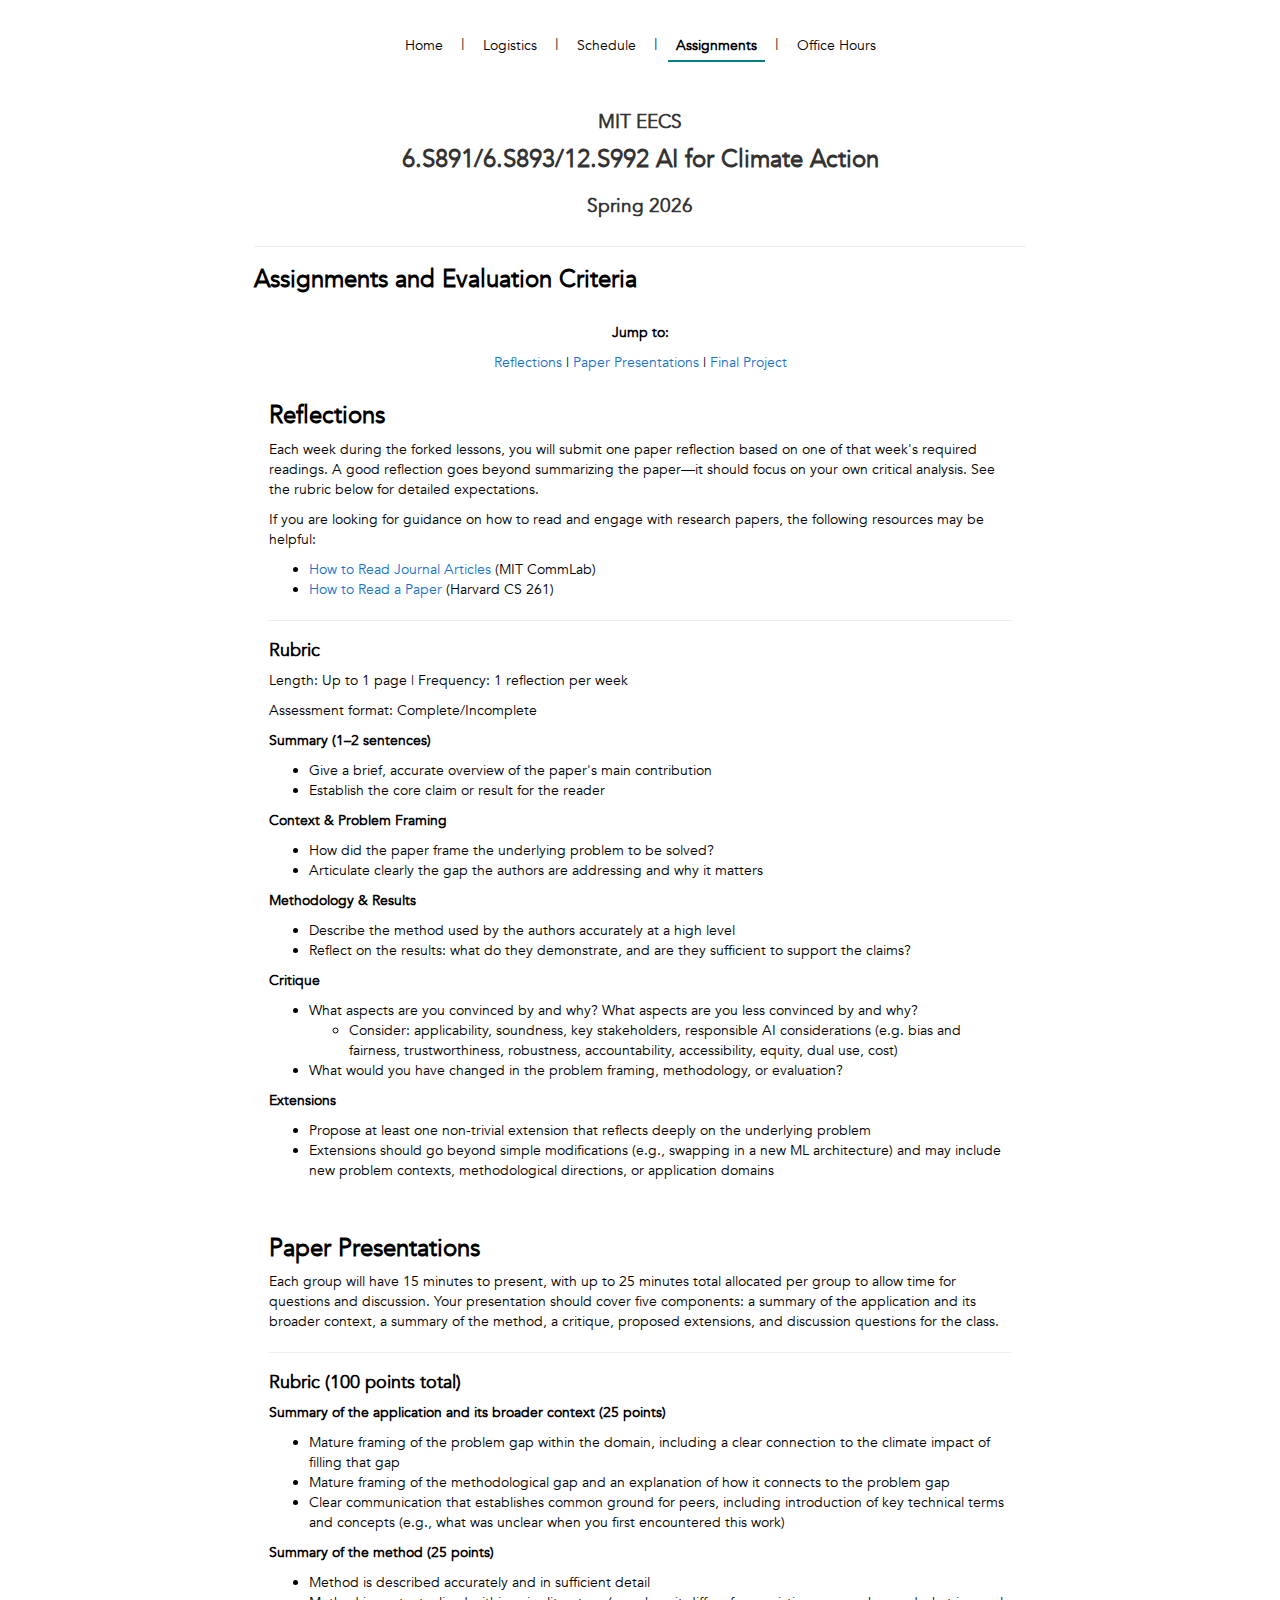
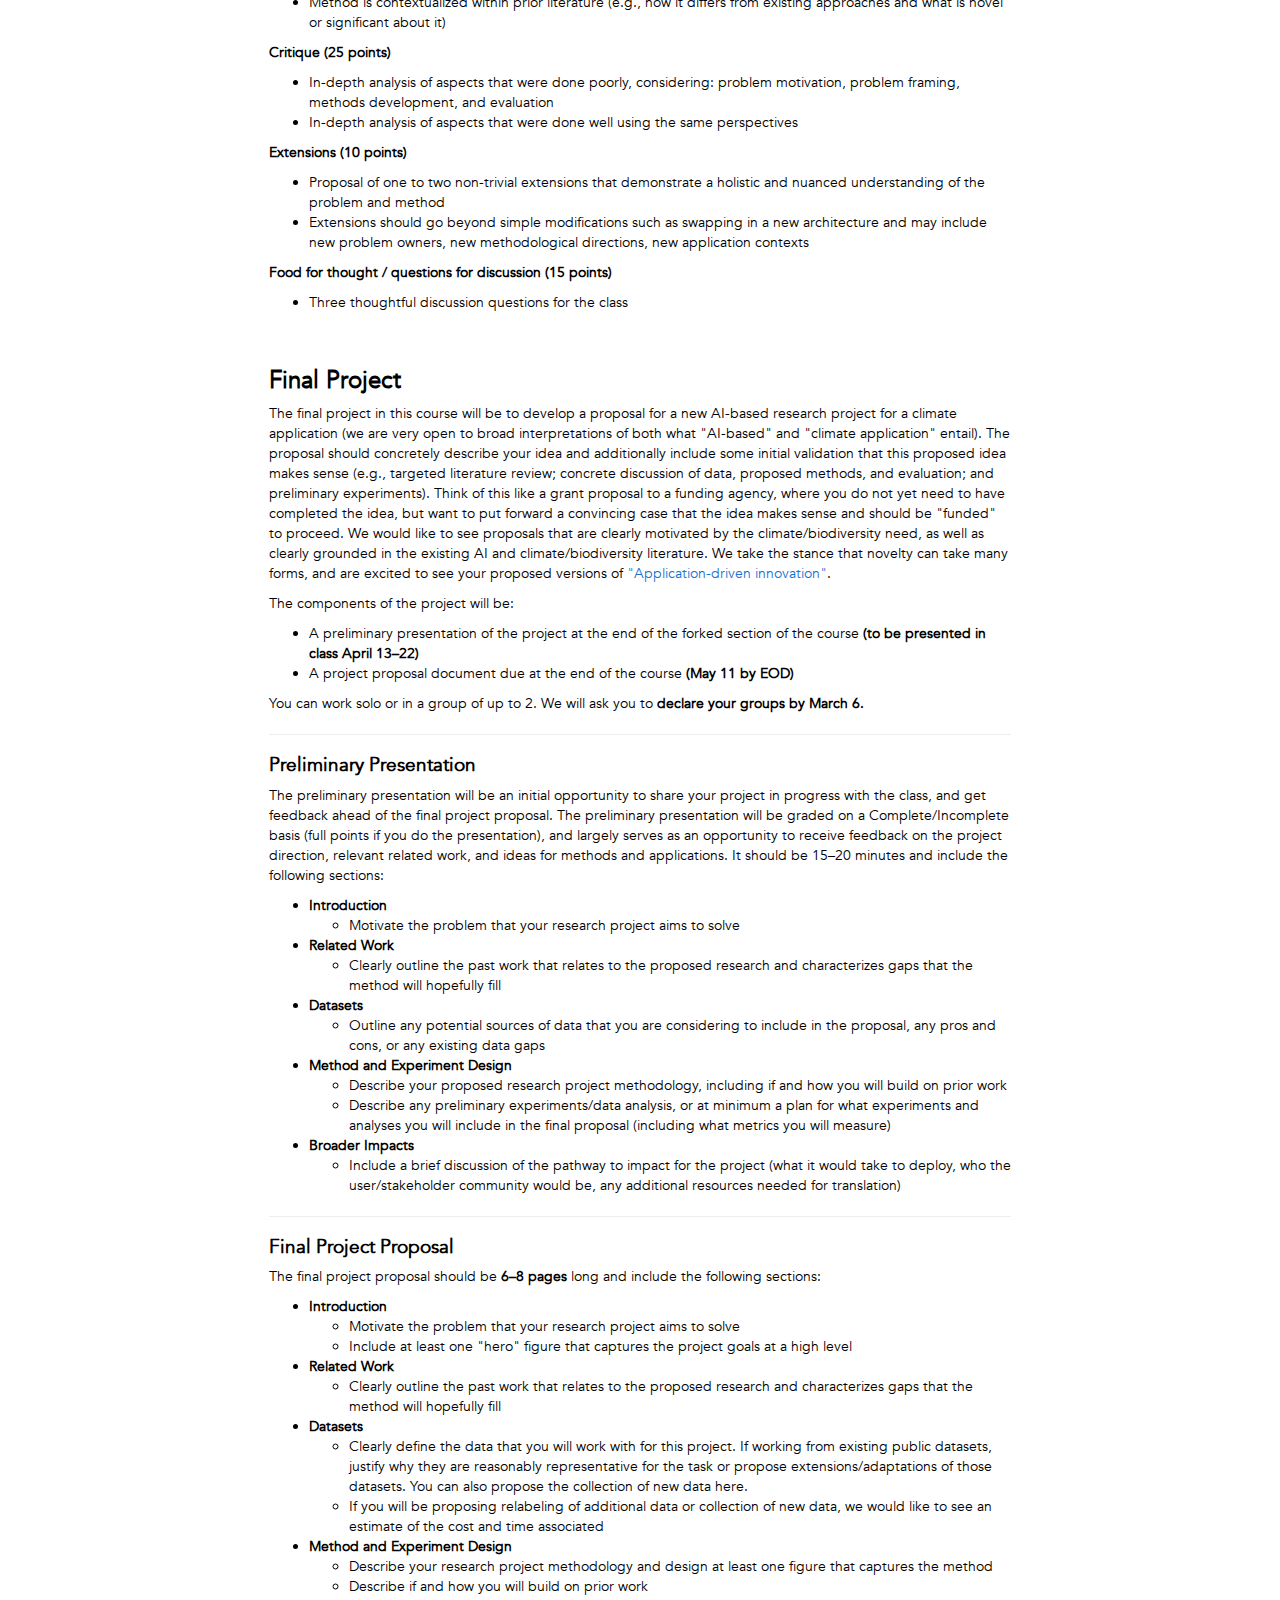
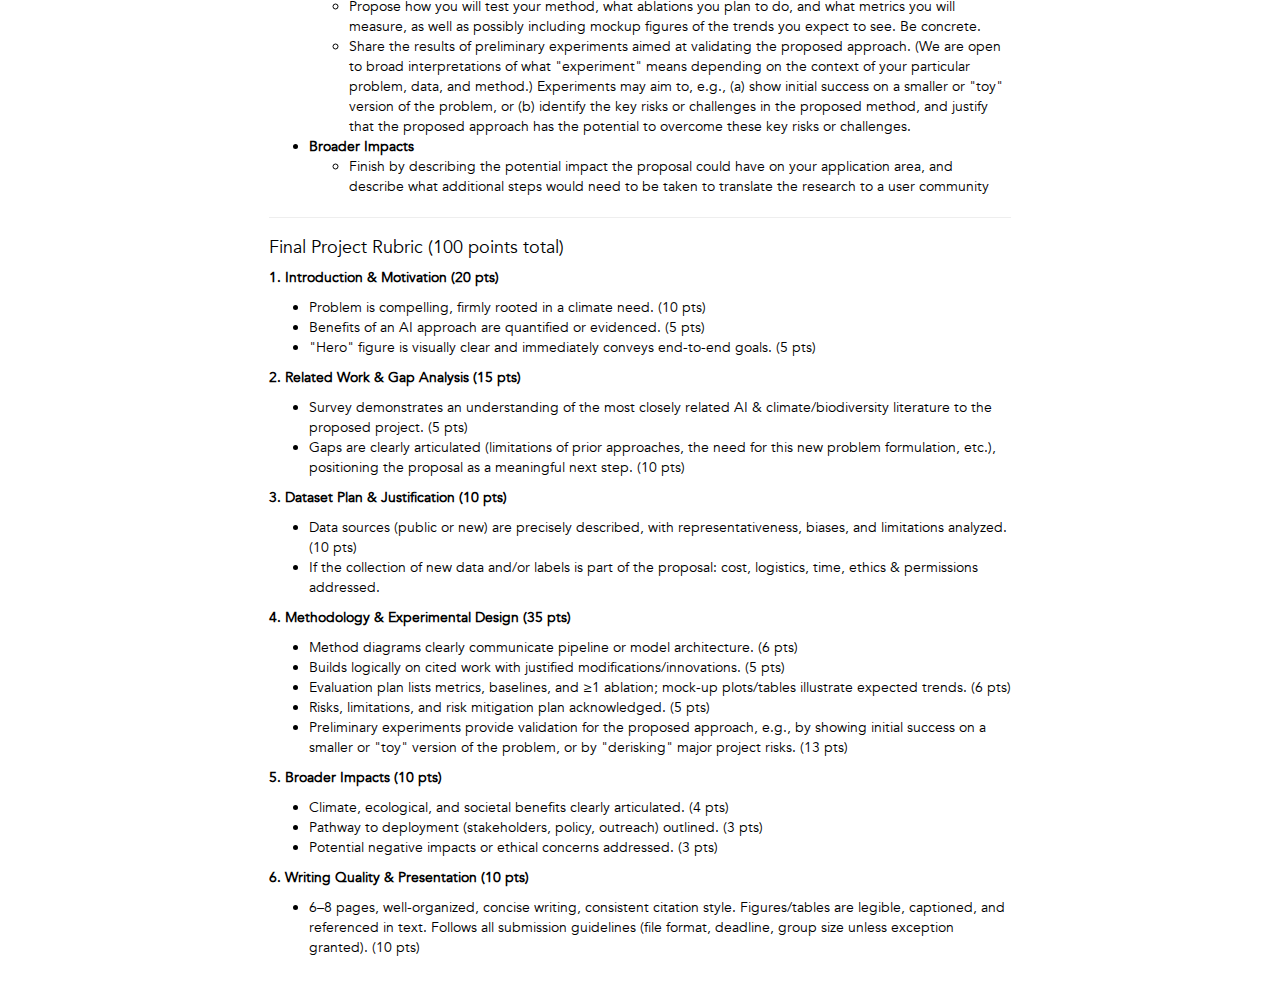
<file: assignments/index.html>
<html xmlns="http://www.w3.org/1999/xhtml">
<head>
	<meta http-equiv="Content-Type" content="text/html; charset=utf-8" />
	<title>6.S891/6.S893/12.S992 AI for Climate Action, Spring 2026</title>
	<link rel="stylesheet" href="https://maxcdn.bootstrapcdn.com/bootstrap/3.2.0/css/bootstrap.min.css">
	<link href="../css/style.css" rel="stylesheet" type="text/css" /> 
</head>


<body>
	<div class="menubar">
		<a href="/">Home</a>
		|
		<a href="/logistics" >Logistics</a>
		|
		<a href="/schedule">Schedule</a>
		|
		<a href="/assignments" class="active">Assignments</a>
		|
		<a href="/officehours">Office Hours</a>
	</div>
	<div class="container">
		<table border="0" align="center">
			<tr>
				<td width="623" align="center" valign="middle">
					<h3>MIT EECS</h3> <span class="title">6.S891/6.S893/12.S992 AI for Climate Action</span></td>
			</tr>
			<tr>
				<td colspan="3" align="center">
					<h3>Spring 2026</h3></td>
			</tr>
		</table>
	<hr/>
    <h2>Assignments and Evaluation Criteria</h2>
	
	<br>

	<p align="center"><strong>Jump to:</strong></p>
	<p align="center"><a href="#reflections">Reflections</a> | <a href="#presentations">Paper Presentations</a> | <a href="#final-proj">Final Project</a></p>


	<div class="col-md-12">
		<h2 id="reflections">Reflections</h2>

		<p>Each week during the forked lessons, you will submit one paper reflection based on one of that week's required readings. A good reflection goes beyond summarizing the paper—it should focus on your own critical analysis. See the rubric below for detailed expectations.</p>

		<p>If you are looking for guidance on how to read and engage with research papers, the following resources may be helpful:</p>
		<ul>
			<li><a href="https://mitcommlab.mit.edu/nse/2025/06/12/how-to-read-journal-articles/">How to Read Journal Articles</a> (MIT CommLab)</li>
			<li><a href="https://web.archive.org/web/20191024080129/http://www.eecs.harvard.edu/~margo/cs261/notes/intro.html#howtoread">How to Read a Paper</a> (Harvard CS 261)</li>
		</ul>

		<hr>
		<h4><b>Rubric</b></h4>
		<p>Length: Up to 1 page | Frequency: 1 reflection per week</p>
		<p>Assessment format: Complete/Incomplete</p>

		<p><b>Summary (1–2 sentences)</b></p>
		<ul>
			<li>Give a brief, accurate overview of the paper's main contribution</li>
			<li>Establish the core claim or result for the reader</li>
		</ul>

		<p><b>Context & Problem Framing</b></p>
		<ul>
			<li>How did the paper frame the underlying problem to be solved?</li>
			<li>Articulate clearly the gap the authors are addressing and why it matters</li>
		</ul>

		<p><b>Methodology & Results</b></p>
		<ul>
			<li>Describe the method used by the authors accurately at a high level</li>
			<li>Reflect on the results: what do they demonstrate, and are they sufficient to support the claims?</li>
		</ul>

		<p><b>Critique</b></p>
		<ul>
			<li>What aspects are you convinced by and why? What aspects are you less convinced by and why?
				<ul>
					<li>Consider: applicability, soundness, key stakeholders, responsible AI considerations (e.g. bias and fairness, trustworthiness, robustness, accountability, accessibility, equity, dual use, cost)</li>
				</ul>
			</li>
			<li>What would you have changed in the problem framing, methodology, or evaluation?</li>
		</ul>

		<p><b>Extensions</b></p>
		<ul>
			<li>Propose at least one non-trivial extension that reflects deeply on the underlying problem</li>
			<li>Extensions should go beyond simple modifications (e.g., swapping in a new ML architecture) and may include new problem contexts, methodological directions, or application domains</li>
		</ul>
	</div>

	
	<hr>
	<hr>


	<div class="col-md-12">
		<h2 id="presentations">Paper Presentations</h2>

		<p>Each group will have 15 minutes to present, with up to 25 minutes total allocated per group to allow time for questions and discussion. Your presentation should cover five components: a summary of the application and its broader context, a summary of the method, a critique, proposed extensions, and discussion questions for the class.</p>

		<hr>
		<h4><b>Rubric (100 points total)</b></h4>

		<p><b>Summary of the application and its broader context (25 points)</b></p>
		<ul>
			<li>Mature framing of the problem gap within the domain, including a clear connection to the climate impact of filling that gap</li>
			<li>Mature framing of the methodological gap and an explanation of how it connects to the problem gap</li>
			<li>Clear communication that establishes common ground for peers, including introduction of key technical terms and concepts (e.g., what was unclear when you first encountered this work)</li>
		</ul>

		<p><b>Summary of the method (25 points)</b></p>
		<ul>
			<li>Method is described accurately and in sufficient detail</li>
			<li>Method is contextualized within prior literature (e.g., how it differs from existing approaches and what is novel or significant about it)</li>
		</ul>

		<p><b>Critique (25 points)</b></p>
		<ul>
			<li>In-depth analysis of aspects that were done poorly, considering: problem motivation, problem framing, methods development, and evaluation</li>
			<li>In-depth analysis of aspects that were done well using the same perspectives</li>
		</ul>

		<p><b>Extensions (10 points)</b></p>
		<ul>
			<li>Proposal of one to two non-trivial extensions that demonstrate a holistic and nuanced understanding of the problem and method</li>
			<li>Extensions should go beyond simple modifications such as swapping in a new architecture and may include new problem owners, new methodological directions, new application contexts</li>
		</ul>

		<p><b>Food for thought / questions for discussion (15 points)</b></p>
		<ul>
			<li>Three thoughtful discussion questions for the class</li>
		</ul>
	</div>

	<hr>
	<hr>


    <div class="col-md-12">
        <h2 id="final-proj">Final Project</h2>

		<p>The final project in this course will be to develop a proposal for a new AI-based research project for a climate application (we are very open to broad interpretations of both what "AI-based" and "climate application" entail). The proposal should concretely describe your idea and additionally include some initial validation that this proposed idea makes sense (e.g., targeted literature review; concrete discussion of data, proposed methods, and evaluation; and preliminary experiments). Think of this like a grant proposal to a funding agency, where you do not yet need to have completed the idea, but want to put forward a convincing case that the idea makes sense and should be "funded" to proceed. We would like to see proposals that are clearly motivated by the climate/biodiversity need, as well as clearly grounded in the existing AI and climate/biodiversity literature. We take the stance that novelty can take many forms, and are excited to see your proposed versions of <a href="https://arxiv.org/abs/2403.17381">"Application-driven innovation"</a>.</p>

		<p>The components of the project will be:</p>
		<ul>
			<li>A preliminary presentation of the project at the end of the forked section of the course <b>(to be presented in class April 13&ndash;22)</b></li>
			<li>A project proposal document due at the end of the course <b>(May 11 by EOD)</b></li>
		</ul>

		<p>You can work solo or in a group of up to 2. We will ask you to <b>declare your groups by March 6.</b></p>

		<hr>

		<h3>Preliminary Presentation</h3>

		<p>The preliminary presentation will be an initial opportunity to share your project in progress with the class, and get feedback ahead of the final project proposal. The preliminary presentation will be graded on a Complete/Incomplete basis (full points if you do the presentation), and largely serves as an opportunity to receive feedback on the project direction, relevant related work, and ideas for methods and applications. It should be 15&ndash;20 minutes and include the following sections:</p>

		<ul>
			<li><b>Introduction</b>
				<ul><li>Motivate the problem that your research project aims to solve</li></ul>
			</li>
			<li><b>Related Work</b>
				<ul><li>Clearly outline the past work that relates to the proposed research and characterizes gaps that the method will hopefully fill</li></ul>
			</li>
			<li><b>Datasets</b>
				<ul><li>Outline any potential sources of data that you are considering to include in the proposal, any pros and cons, or any existing data gaps</li></ul>
			</li>
			<li><b>Method and Experiment Design</b>
				<ul>
					<li>Describe your proposed research project methodology, including if and how you will build on prior work</li>
					<li>Describe any preliminary experiments/data analysis, or at minimum a plan for what experiments and analyses you will include in the final proposal (including what metrics you will measure)</li>
				</ul>
			</li>
			<li><b>Broader Impacts</b>
				<ul><li>Include a brief discussion of the pathway to impact for the project (what it would take to deploy, who the user/stakeholder community would be, any additional resources needed for translation)</li></ul>
			</li>
		</ul>

		<hr>

		<h3>Final Project Proposal</h3>

		<p>The final project proposal should be <b>6&ndash;8 pages</b> long and include the following sections:</p>

		<ul>
			<li><b>Introduction</b>
				<ul>
					<li>Motivate the problem that your research project aims to solve</li>
					<li>Include at least one "hero" figure that captures the project goals at a high level</li>
				</ul>
			</li>
			<li><b>Related Work</b>
				<ul><li>Clearly outline the past work that relates to the proposed research and characterizes gaps that the method will hopefully fill</li></ul>
			</li>
			<li><b>Datasets</b>
				<ul>
					<li>Clearly define the data that you will work with for this project. If working from existing public datasets, justify why they are reasonably representative for the task or propose extensions/adaptations of those datasets. You can also propose the collection of new data here.</li>
					<li>If you will be proposing relabeling of additional data or collection of new data, we would like to see an estimate of the cost and time associated</li>
				</ul>
			</li>
			<li><b>Method and Experiment Design</b>
				<ul>
					<li>Describe your research project methodology and design at least one figure that captures the method</li>
					<li>Describe if and how you will build on prior work</li>
					<li>Propose how you will test your method, what ablations you plan to do, and what metrics you will measure, as well as possibly including mockup figures of the trends you expect to see. Be concrete.</li>
					<li>Share the results of preliminary experiments aimed at validating the proposed approach. (We are open to broad interpretations of what "experiment" means depending on the context of your particular problem, data, and method.) Experiments may aim to, e.g., (a) show initial success on a smaller or "toy" version of the problem, or (b) identify the key risks or challenges in the proposed method, and justify that the proposed approach has the potential to overcome these key risks or challenges.</li>
				</ul>
			</li>
			<li><b>Broader Impacts</b>
				<ul><li>Finish by describing the potential impact the proposal could have on your application area, and describe what additional steps would need to be taken to translate the research to a user community</li></ul>
			</li>
		</ul>

		<hr>

		<h4>Final Project Rubric (100 points total)</h4>

		<p><b>1. Introduction &amp; Motivation (20 pts)</b></p>
		<ul>
			<li>Problem is compelling, firmly rooted in a climate need. (10 pts)</li>
			<li>Benefits of an AI approach are quantified or evidenced. (5 pts)</li>
			<li>"Hero" figure is visually clear and immediately conveys end-to-end goals. (5 pts)</li>
		</ul>

		<p><b>2. Related Work &amp; Gap Analysis (15 pts)</b></p>
		<ul>
			<li>Survey demonstrates an understanding of the most closely related AI &amp; climate/biodiversity literature to the proposed project. (5 pts)</li>
			<li>Gaps are clearly articulated (limitations of prior approaches, the need for this new problem formulation, etc.), positioning the proposal as a meaningful next step. (10 pts)</li>
		</ul>

		<p><b>3. Dataset Plan &amp; Justification (10 pts)</b></p>
		<ul>
			<li>Data sources (public or new) are precisely described, with representativeness, biases, and limitations analyzed. (10 pts)</li>
			<li>If the collection of new data and/or labels is part of the proposal: cost, logistics, time, ethics &amp; permissions addressed.</li>
		</ul>

		<p><b>4. Methodology &amp; Experimental Design (35 pts)</b></p>
		<ul>
			<li>Method diagrams clearly communicate pipeline or model architecture. (6 pts)</li>
			<li>Builds logically on cited work with justified modifications/innovations. (5 pts)</li>
			<li>Evaluation plan lists metrics, baselines, and &ge;1 ablation; mock-up plots/tables illustrate expected trends. (6 pts)</li>
			<li>Risks, limitations, and risk mitigation plan acknowledged. (5 pts)</li>
			<li>Preliminary experiments provide validation for the proposed approach, e.g., by showing initial success on a smaller or "toy" version of the problem, or by "derisking" major project risks. (13 pts)</li>
		</ul>

		<p><b>5. Broader Impacts (10 pts)</b></p>
		<ul>
			<li>Climate, ecological, and societal benefits clearly articulated. (4 pts)</li>
			<li>Pathway to deployment (stakeholders, policy, outreach) outlined. (3 pts)</li>
			<li>Potential negative impacts or ethical concerns addressed. (3 pts)</li>
		</ul>

		<p><b>6. Writing Quality &amp; Presentation (10 pts)</b></p>
		<ul>
			<li>6&ndash;8 pages, well-organized, concise writing, consistent citation style. Figures/tables are legible, captioned, and referenced in text. Follows all submission guidelines (file format, deadline, group size unless exception granted). (10 pts)</li>
		</ul>
    </div>
    
<br><br>

</div>
</body>
</html>
</file>
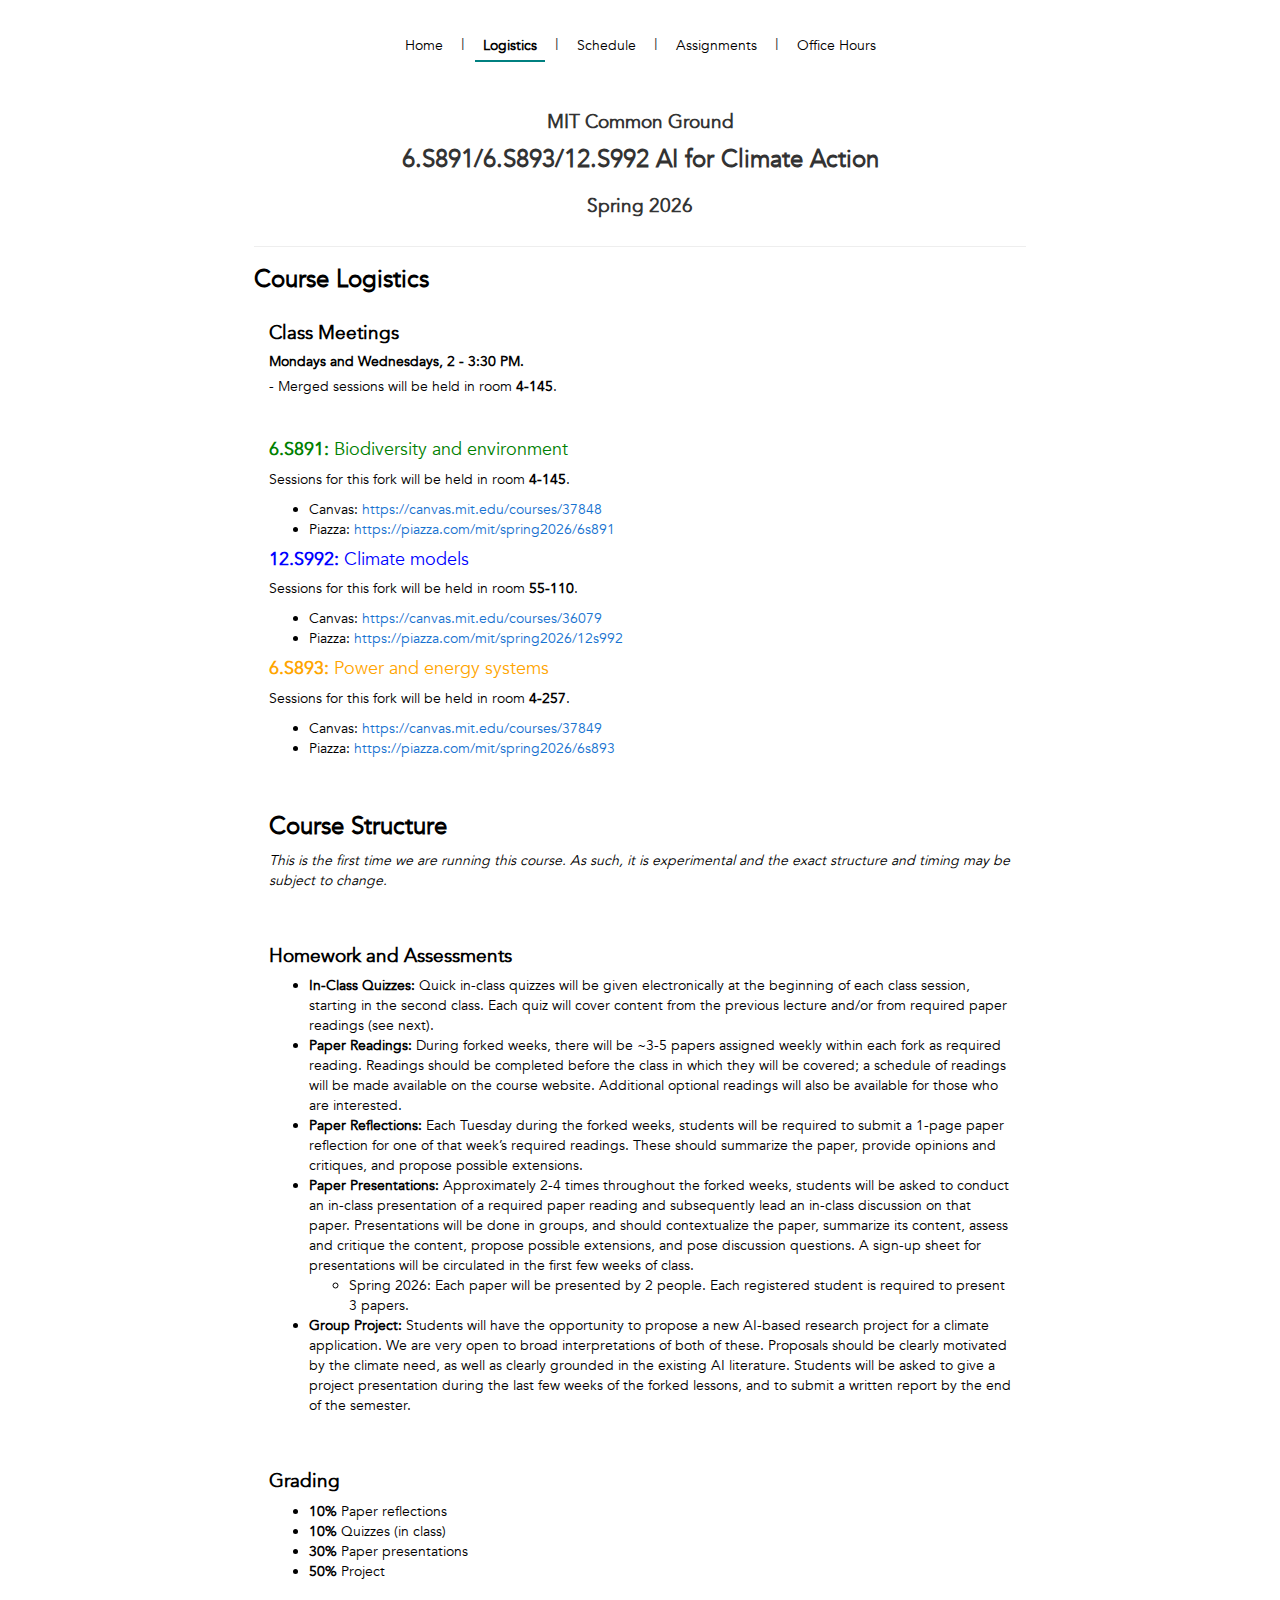
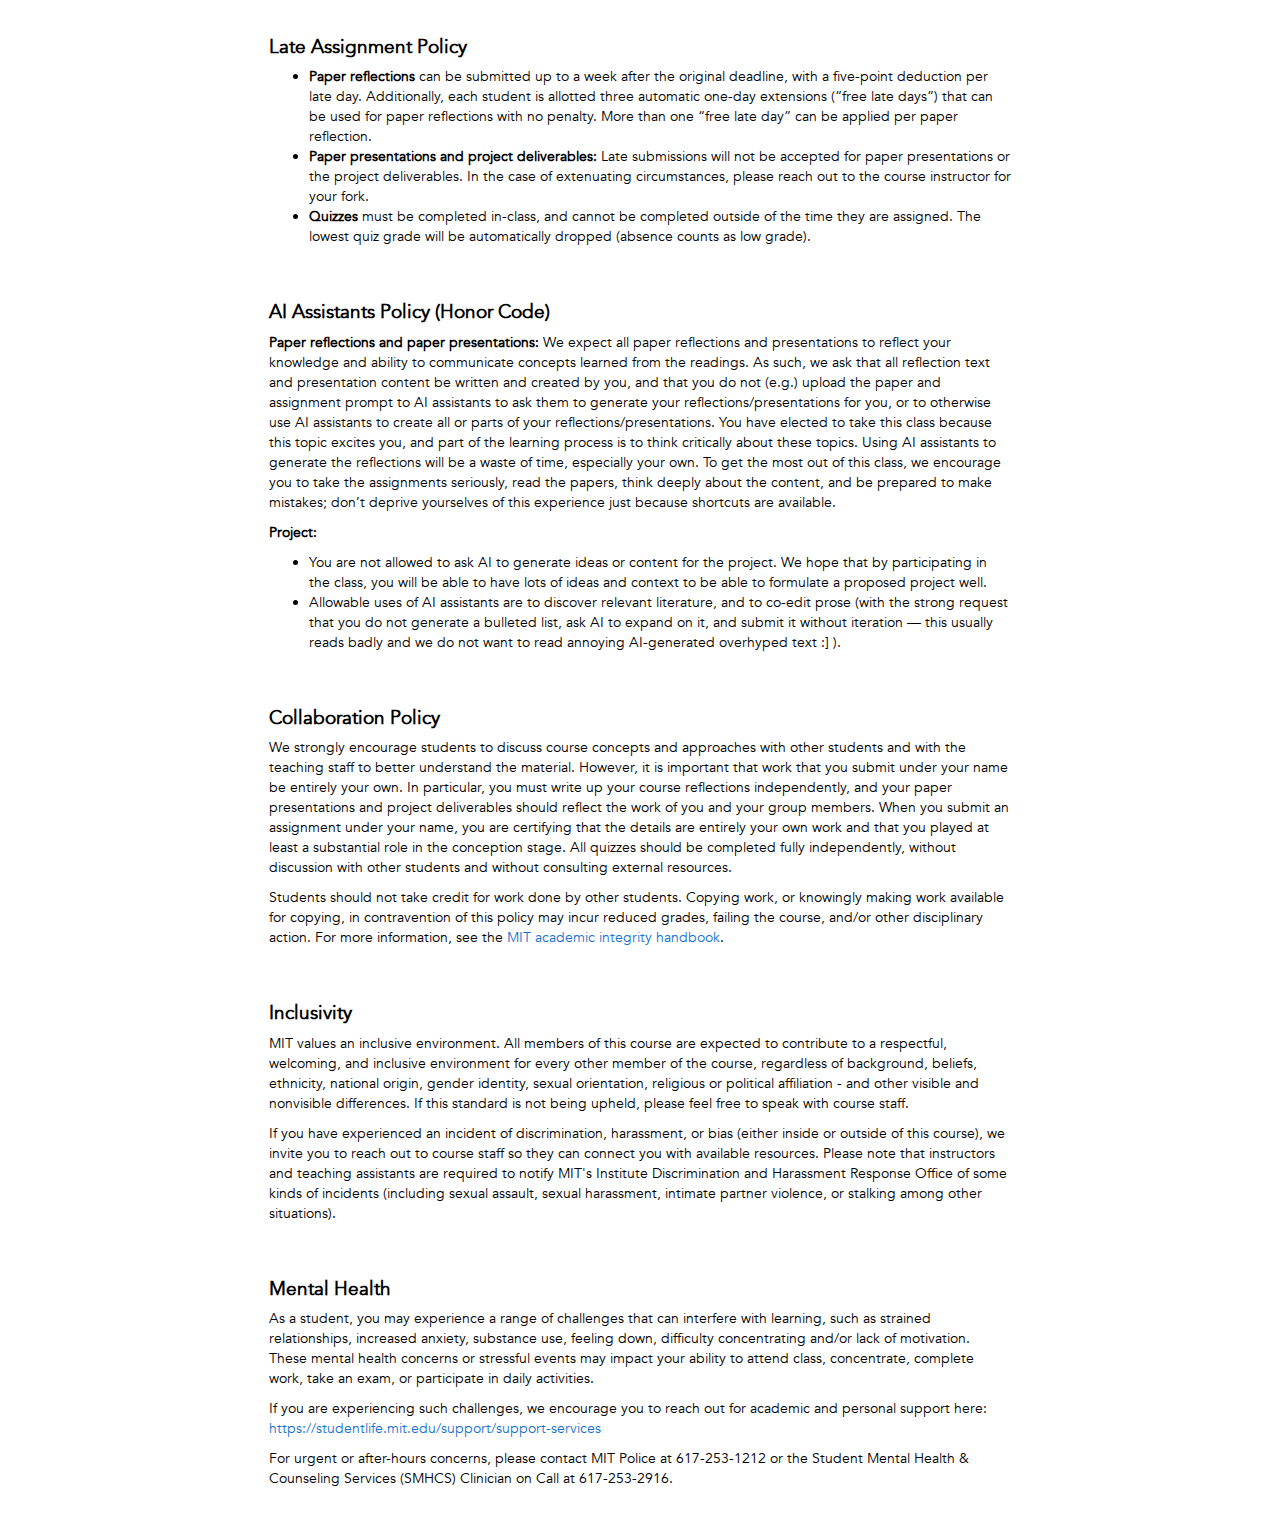
<file: logistics/index.html>
<html xmlns="http://www.w3.org/1999/xhtml">
<head>
	<meta http-equiv="Content-Type" content="text/html; charset=utf-8" />
	<title>6.S891/6.S893/12.S992 AI for Climate Action, Spring 2026</title>
	<link rel="stylesheet" href="https://maxcdn.bootstrapcdn.com/bootstrap/3.2.0/css/bootstrap.min.css">
	<link href="../css/style.css" rel="stylesheet" type="text/css" /> 
</head>


<body>
	<div class="menubar">
		<a href="/">Home</a>
		|
		<a href="/logistics" class="active">Logistics</a>
		|
		<a href="/schedule">Schedule</a>
		|
		<a href="/assignments">Assignments</a>
		|
		<a href="/officehours">Office Hours</a>
	</div>
	<div class="container">
		<table border="0" align="center">
			<tr>
				<td width="623" align="center" valign="middle">
					<h3>MIT Common Ground</h3> <span class="title">6.S891/6.S893/12.S992 AI for Climate Action</span></td>
			</tr>
			<tr>
				<td colspan="3" align="center">
					<h3>Spring 2026</h3></td>
			</tr>
		</table>
	<hr/>
    <h2>Course Logistics</h2>
	<div class="col-md-12">
		<h3>Class Meetings</h3>
		<h5><b>Mondays and Wednesdays, 2 - 3:30 PM.</b></h5>
		<h5>- Merged sessions will be held in room <b>4-145</b>.</h5>
    </div>
    <div class="col-md-12">
        <h4><span style="color:green"><b>6.S891:</b> Biodiversity and environment </span></h4>
            <p>Sessions for this fork will be held in room <b>4-145</b>.</p>
			<ul>
				<li>Canvas: <a href="https://canvas.mit.edu/courses/37848"> https://canvas.mit.edu/courses/37848</a></li>
                <li>Piazza: <a href="https://piazza.com/mit/spring2026/6s891"> https://piazza.com/mit/spring2026/6s891</a></li>
            </ul>
        <h4><span style="color:blue"><b>12.S992:</b> Climate models </span> </h4>
			<p>Sessions for this fork will be held in room <b>55-110</b>.</p>
            <ul>
                <li>Canvas: <a href="https://canvas.mit.edu/courses/36079"> https://canvas.mit.edu/courses/36079</a></li>
                <li>Piazza: <a href="https://piazza.com/mit/spring2026/12s992"> https://piazza.com/mit/spring2026/12s992</a></li>
            </ul>
        <h4><span style="color:orange"><b>6.S893:</b> Power and energy systems </span></h4>
			<p>Sessions for this fork will be held in room <b>4-257</b>.</p>
            <ul>
                <li>Canvas: <a href="https://canvas.mit.edu/courses/37849"> https://canvas.mit.edu/courses/37849</a></li>
                <li>Piazza: <a href="https://piazza.com/mit/spring2026/6s893"> https://piazza.com/mit/spring2026/6s893</a></li>
            </ul>	
    </div>
	<br>
	<div class="col-md-12">
		<h2>Course Structure</h2>

		<p>
			<i>This is the first time we are running this course. As such, it is experimental and the exact structure and timing may be subject to change.</i>
		</p>
	</div>

	<div class="col-md-12">
		<h3>Homework and Assessments</h3>
		<ul>
			<li><b>In-Class Quizzes: </b> Quick in-class quizzes will be given electronically at the beginning of each class session, starting in the second class. Each quiz will cover content from the previous lecture and/or from required paper readings (see next).</li>
			<li><b>Paper Readings: </b> During forked weeks, there will be ~3-5 papers assigned weekly within each fork as required reading. Readings should be completed before the class in which they will be covered; a schedule of readings will be made available on the course website. Additional optional readings will also be available for those who are interested.
</li>
			<li><b>Paper Reflections: </b> Each Tuesday during the forked weeks, students will be required to submit a 1-page paper reflection for one of that week’s required readings. These should summarize the paper, provide opinions and critiques, and propose possible extensions.
</li>
			<li><b>Paper Presentations: </b> Approximately 2-4 times throughout the forked weeks, students will be asked to conduct an in-class presentation of a required paper reading and subsequently lead an in-class discussion on that paper. Presentations will be done in groups, and should contextualize the paper, summarize its content, assess and critique the content, propose possible extensions, and pose discussion questions. A sign-up sheet for presentations will be circulated in the first few weeks of class. 
</li>		
			<ul>
				<li>Spring 2026: Each paper will be presented by 2 people. Each registered student is required to present 3 papers.</li>
			</ul>
			<li><b>Group Project: </b> Students will have the opportunity to propose a new AI-based research project for a climate application. We are very open to broad interpretations of both of these. Proposals should be clearly motivated by the climate need, as well as clearly grounded in the existing AI literature. Students will be asked to give a project presentation during the last few weeks of the forked lessons, and to submit a written report by the end of the semester.</li>
		</ul>
	</div>

	<div class="col-md-12">
		<h3>Grading</h3>
		<ul>
			<li><b>10%</b> Paper reflections</li>
			<li><b>10%</b> Quizzes (in class)</li>
			<li><b>30%</b> Paper presentations</li>
			<li><b>50%</b> Project</li>
		</ul>
	</div>

	<div class="col-md-12">
		<h3>Late Assignment Policy</h3>
		<ul>
			<li><b>Paper reflections</b> can be submitted up to a week after the original deadline, with a five-point deduction per late day. Additionally, each student is allotted three automatic one-day extensions (“free late days”) that can be used for paper reflections with no penalty. More than one “free late day” can be applied per paper reflection.</li>
			<li><b>Paper presentations and project deliverables:</b>  Late submissions will not be accepted for paper presentations or the project deliverables. In the case of extenuating circumstances, please reach out to the course instructor for your fork.</li>
			<li><b>Quizzes</b> must be completed in-class, and cannot be completed outside of the time they are assigned. The lowest quiz grade will be automatically dropped (absence counts as low grade).</li>
		</ul>
	</div>

    <div class="col-md-12">
        <h3>AI Assistants Policy (Honor Code)</h3>
		<p><b>Paper reflections and paper presentations: </b>We expect all paper reflections and presentations to reflect your knowledge and ability to communicate concepts learned from the readings. As such, we ask that all reflection text and presentation content be written and created by you, and that you do not (e.g.) upload the paper and assignment prompt to AI assistants to ask them to generate your reflections/presentations for you, or to otherwise use AI assistants to create all or parts of your reflections/presentations. You have elected to take this class because this topic excites you, and part of the learning process is to think critically about these topics. Using AI assistants to generate the reflections will be a waste of time, especially your own. To get the most out of this class, we encourage you to take the assignments seriously, read the papers, think deeply about the content, and be prepared to make mistakes; don’t deprive yourselves of this experience just because shortcuts are available.
</p>
		<p><b>Project:</b></p>
        <ul>
            <li>You are not allowed to ask AI to generate ideas or content for the project. We hope that by participating in the class, you will be able to have lots of ideas and context to be able to formulate a proposed project well. </li>
            <li>Allowable uses of AI assistants are to discover relevant literature, and to co-edit prose (with the strong request that you do not generate a bulleted list, ask AI to expand on it, and submit it without iteration — this usually reads badly and we do not want to read annoying AI-generated overhyped text :] ).</li>
        </ul>
        </p>
    </div>

	<div class="col-md-12">
		<h3>Collaboration Policy</h3>
		<p>We strongly encourage students to discuss course concepts and approaches with other students and with the teaching staff to better understand the material. However, it is important that work that you submit under your name be entirely your own. In particular, you must write up your course reflections independently, and your paper presentations and project deliverables should reflect the work of you and your group members. When you submit an assignment under your name, you are certifying that the details are entirely your own work and that you played at least a substantial role in the conception stage. All quizzes should be completed fully independently, without discussion with other students and without consulting external resources.</p>
		<p>Students should not take credit for work done by other students. Copying work, or knowingly making work available for copying, in contravention of this policy may incur reduced grades, failing the course, and/or other disciplinary action. For more information, see the <a href="https://integrity.mit.edu/">MIT academic integrity handbook</a>.</p>
	</div>

	<div class="col-md-12">
		<h3>Inclusivity</h3>
		<p>MIT values an inclusive environment. All members of this course are expected to contribute to a respectful, welcoming, and inclusive environment for every other member of the course, regardless of background, beliefs, ethnicity, national origin, gender identity, sexual orientation, religious or political affiliation - and other visible and nonvisible differences. If this standard is not being upheld, please feel free to speak with course staff.</p>
		<p>If you have experienced an incident of discrimination, harassment, or bias (either inside or outside of this course), we invite you to reach out to course staff so they can connect you with available resources. Please note that instructors and teaching assistants are required to notify MIT's Institute Discrimination and Harassment Response Office of some kinds of incidents (including sexual assault, sexual harassment, intimate partner violence, or stalking among other situations).</p>
	</div>

	<div class="col-md-12">
		<h3>Mental Health</h3>
		<p>As a student, you may experience a range of challenges that can interfere with learning, such as strained relationships, increased anxiety, substance use, feeling down, difficulty concentrating and/or lack of motivation. These mental health concerns or stressful events may impact your ability to attend class, concentrate, complete work, take an exam, or participate in daily activities.</p>
		<p>If you are experiencing such challenges, we encourage you to reach out for academic and personal support here: <a href="https://studentlife.mit.edu/support/support-services">https://studentlife.mit.edu/support/support-services</a></p>
		<p>For urgent or after-hours concerns, please contact MIT Police at 617-253-1212 or the Student Mental Health & Counseling Services (SMHCS) Clinician on Call at 617-253-2916.</p>
	</div>


</div>
</body>
</html>
</file>
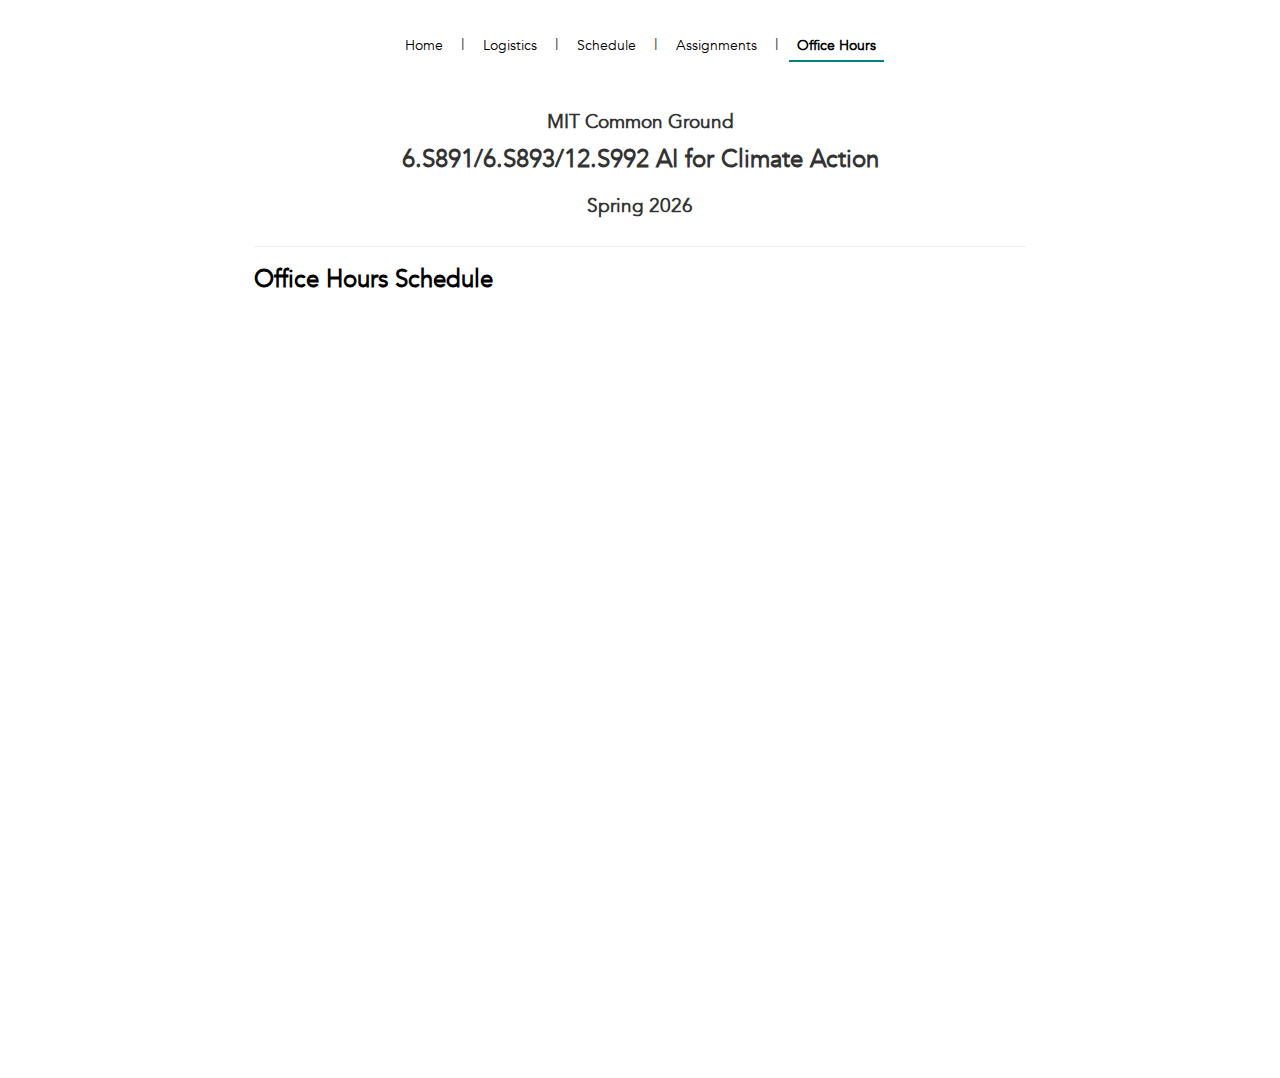
<file: officehours/index.html>
<html xmlns="http://www.w3.org/1999/xhtml">
<head>
	<meta http-equiv="Content-Type" content="text/html; charset=utf-8" />
	<title>6.S891/6.S893/12.S992 AI for Climate Action, Spring 2026</title>
	<link rel="stylesheet" href="https://maxcdn.bootstrapcdn.com/bootstrap/3.2.0/css/bootstrap.min.css">
	<link href="../css/style.css" rel="stylesheet" type="text/css" /> 
</head>


<body>
	<div class="menubar">
		<a href="/">Home</a>
		|
		<a href="/logistics" >Logistics</a>
		|
		<a href="/schedule" >Schedule</a>
		|
		<a href="/assignments">Assignments</a>
		|
		<a href="/officehours" class="active">Office Hours</a>
	</div>
	<div class="container">
		<table border="0" align="center">
			<tr>
				<td width="623" align="center" valign="middle">
					<h3>MIT Common Ground</h3> <span class="title">6.S891/6.S893/12.S992 AI for Climate Action</span></td>
			</tr>
			<tr>
				<td colspan="3" align="center">
					<h3>Spring 2026</h3></td>
			</tr>
		</table>
		
		<hr/>
		
	<h2 id="schedule">Office Hours Schedule</h2>
	<br>
	<iframe src="https://calendar.google.com/calendar/embed?height=581&wkst=1&ctz=America%2FNew_York&showPrint=0&showTitle=0&showCalendars=0&src=YWk0Y2xpbWF0ZWFjdGlvbkBnbWFpbC5jb20&src=ZW4udXNhI2hvbGlkYXlAZ3JvdXAudi5jYWxlbmRhci5nb29nbGUuY29t&color=%237986cb&color=%23616161" style="border-width:0" width="775" height="581" frameborder="0" scrolling="no"></iframe>

    <br><br><br><br>
</div>
</body>
</html>
</file>
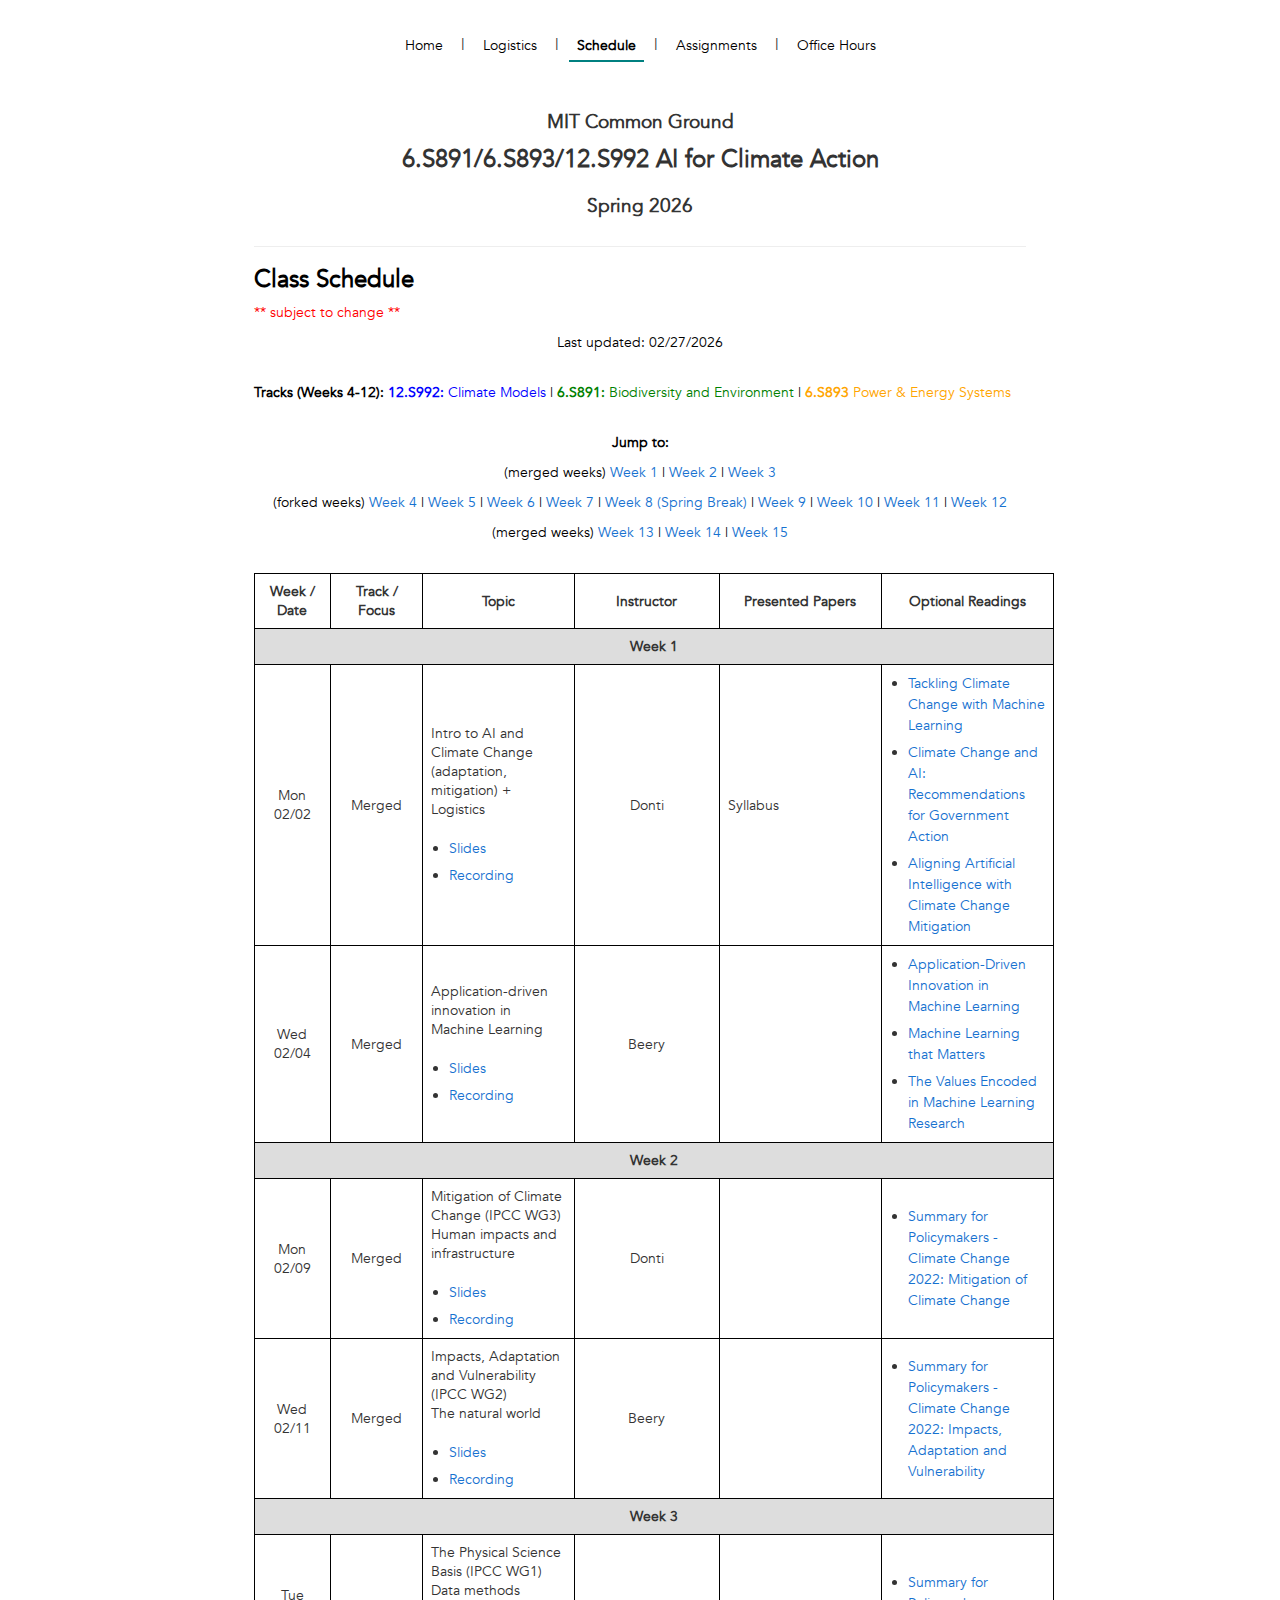
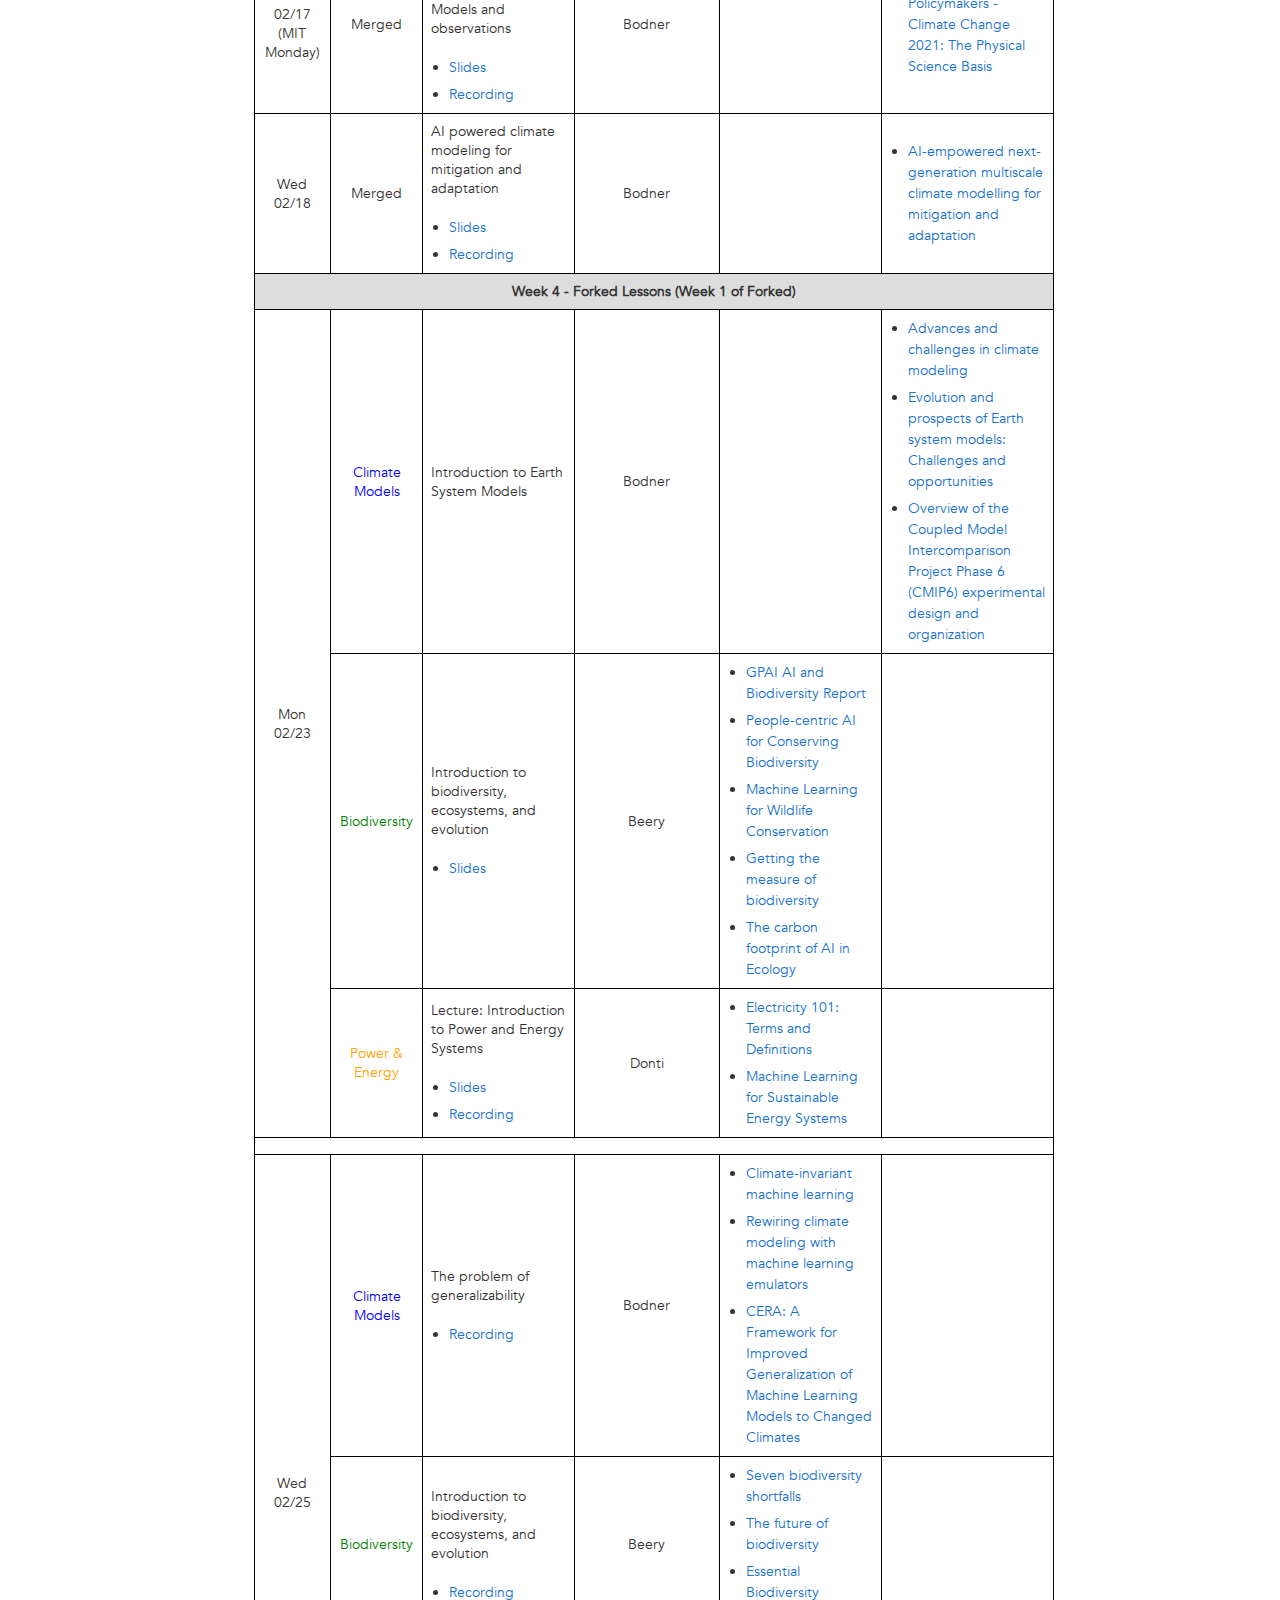
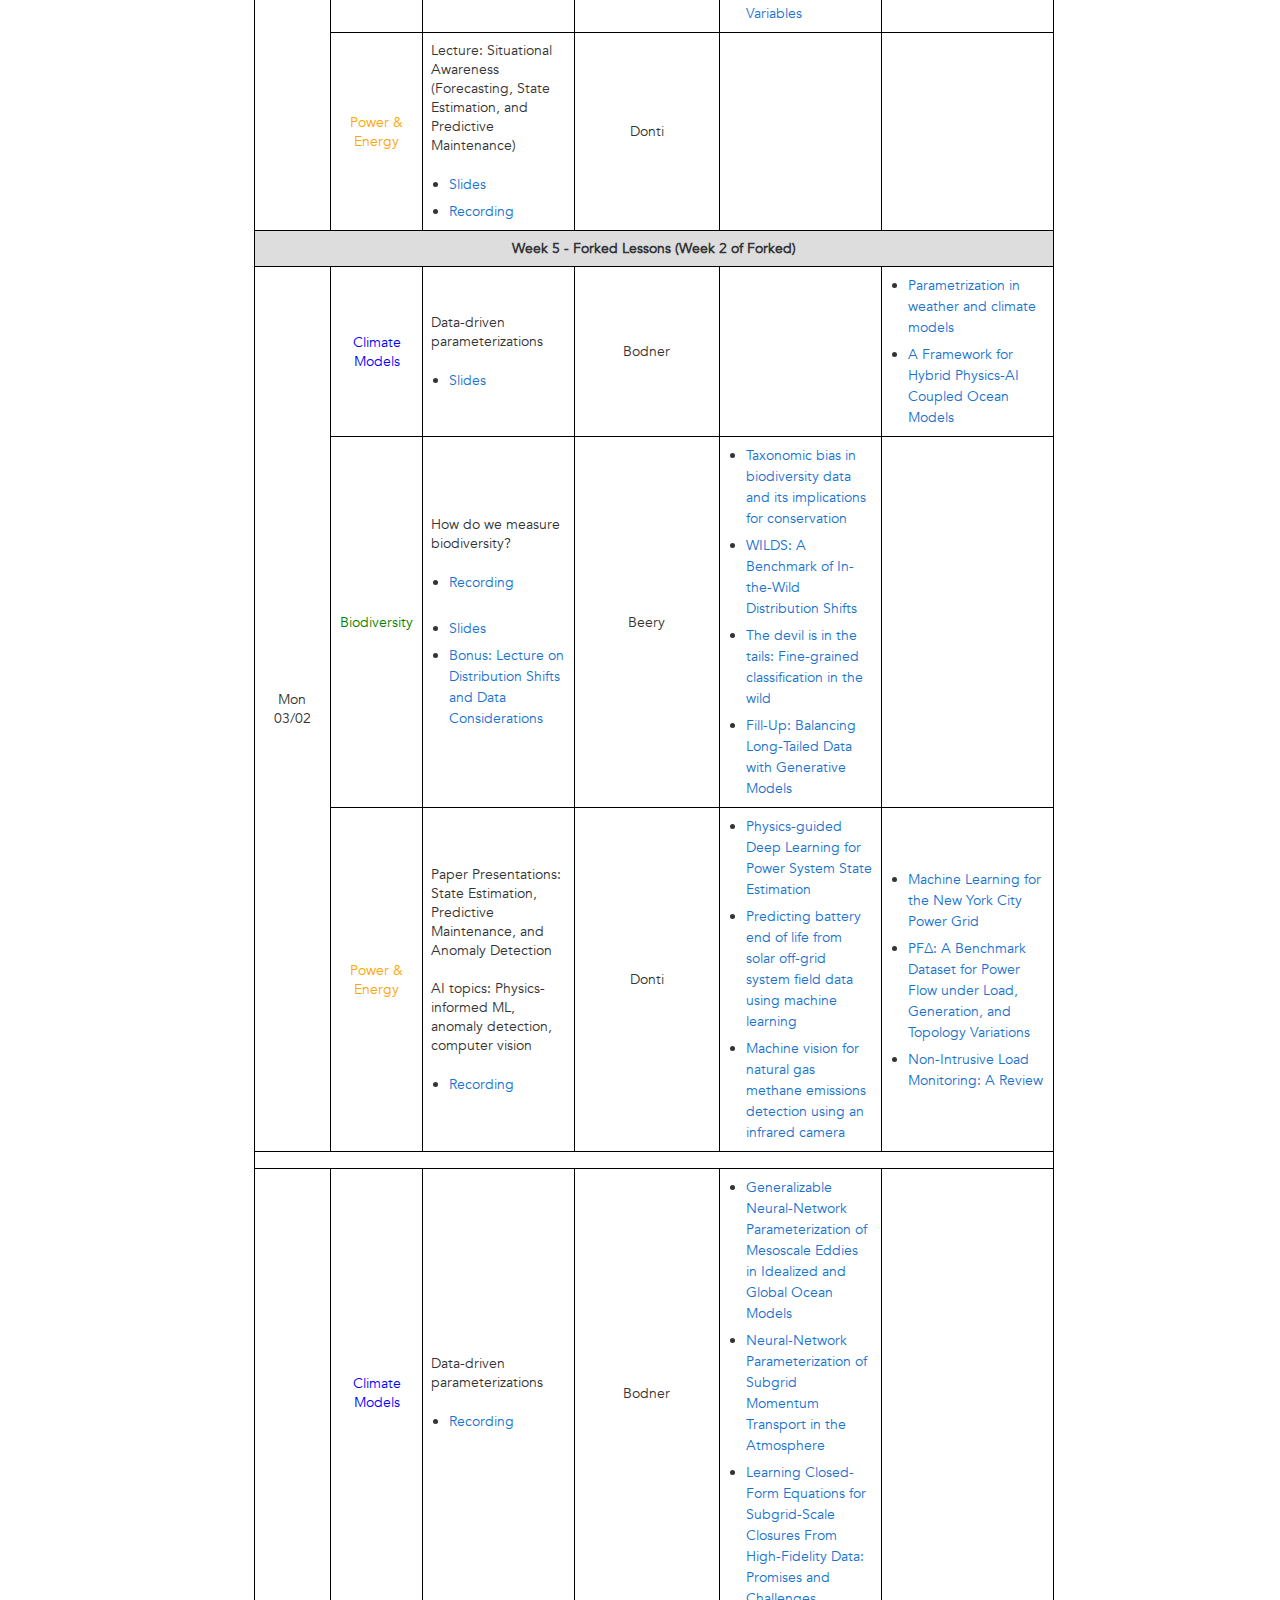
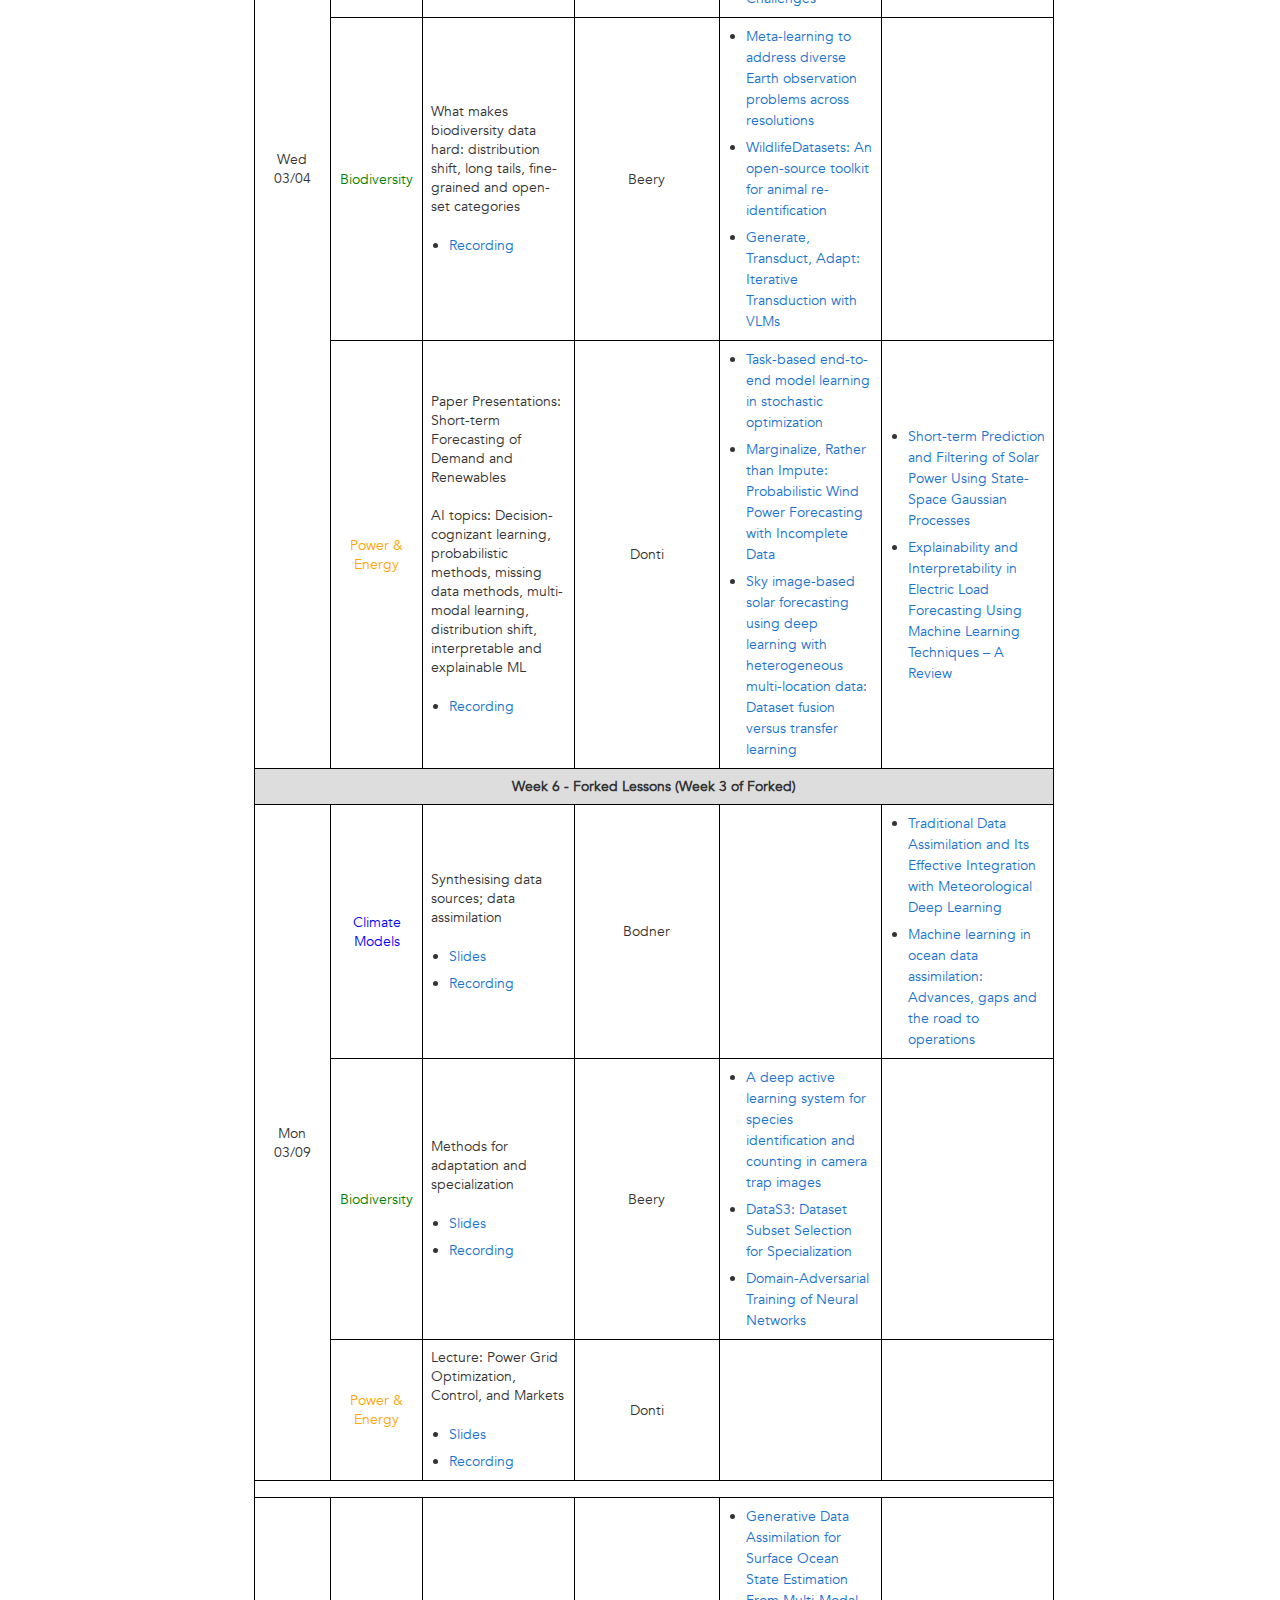
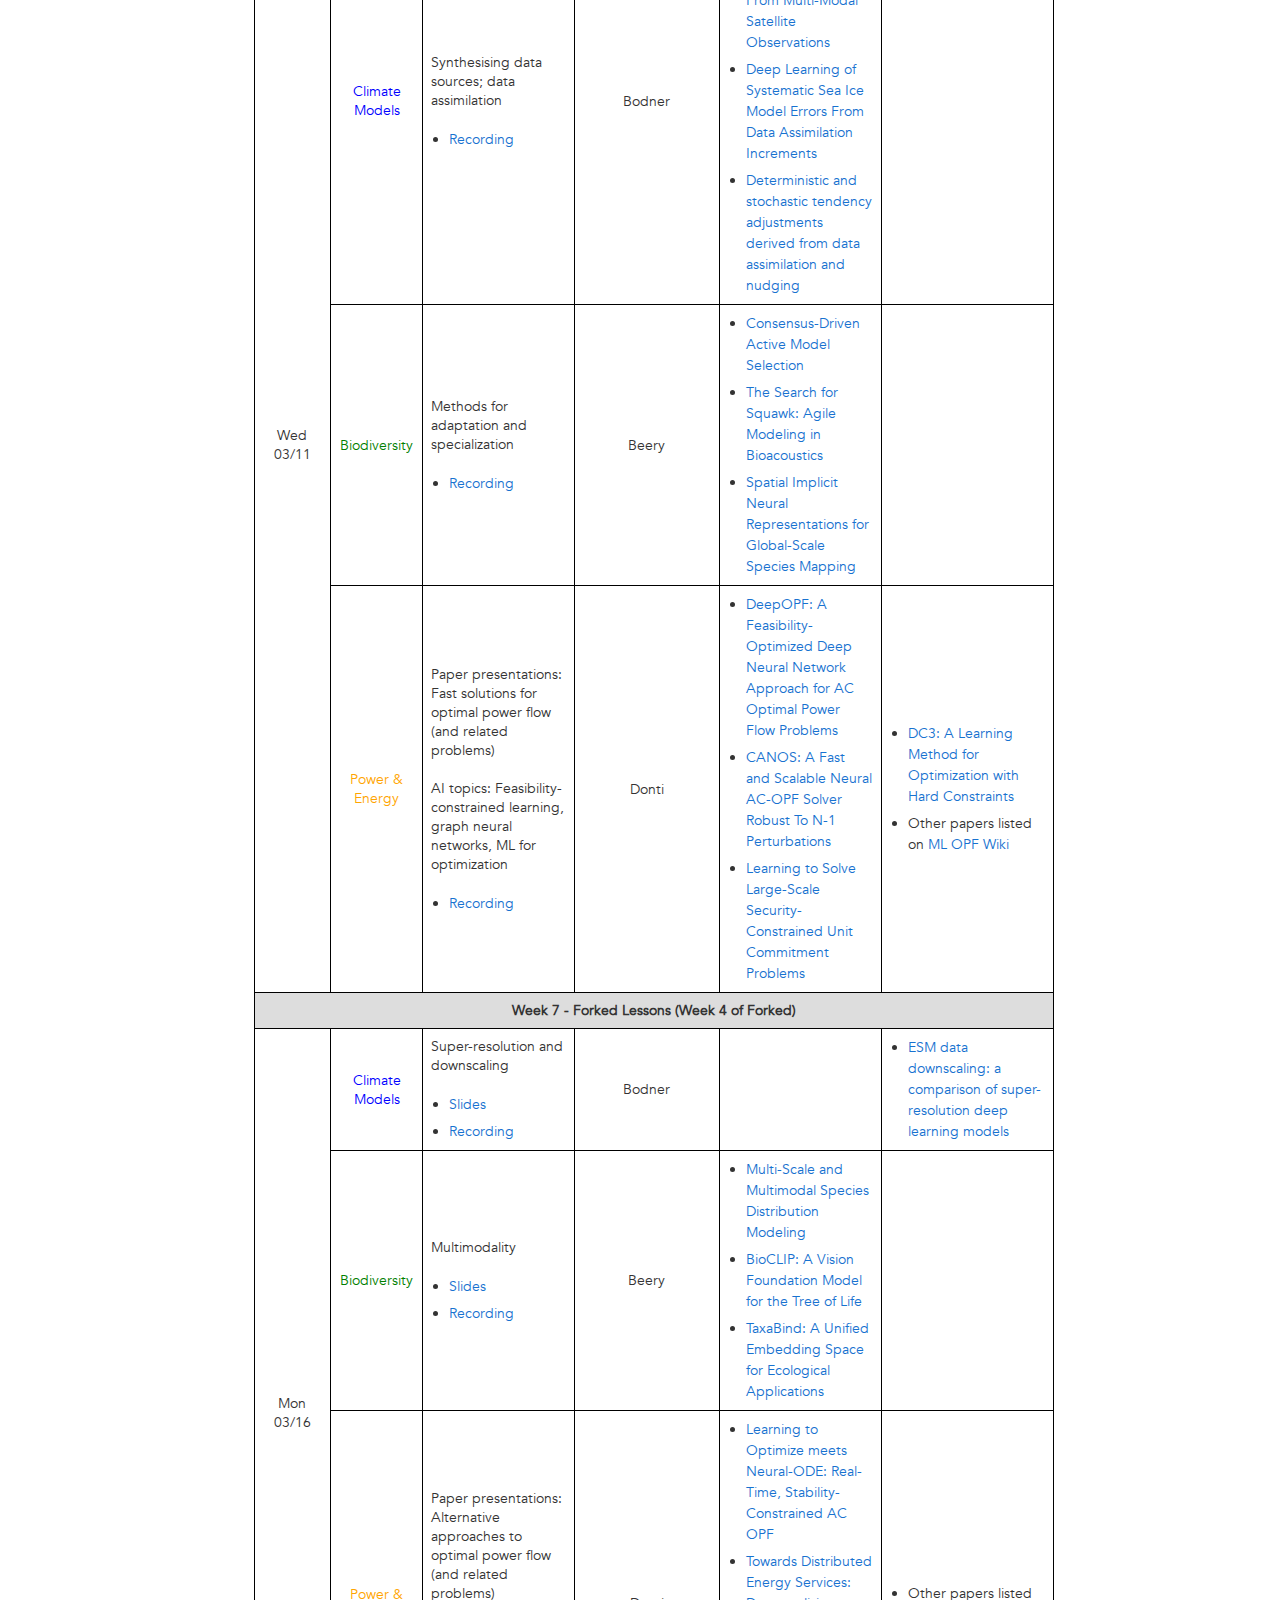
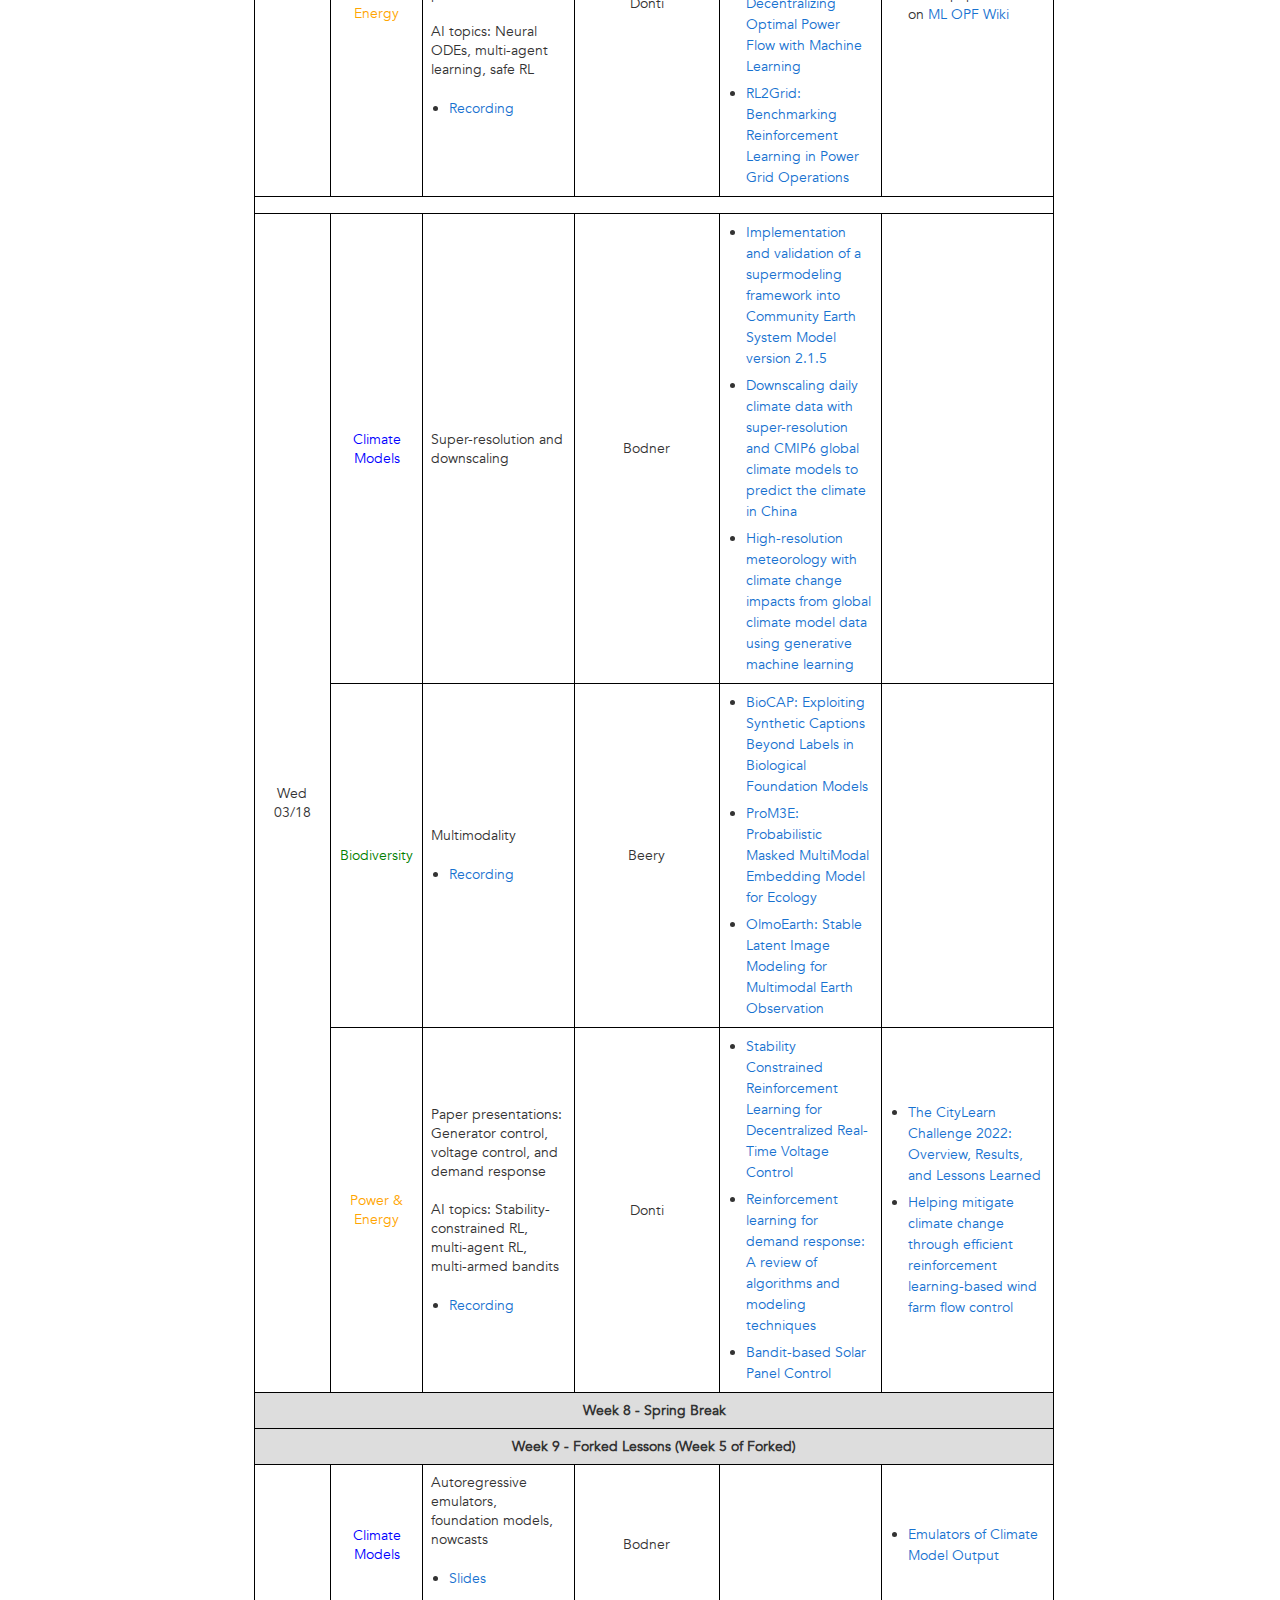
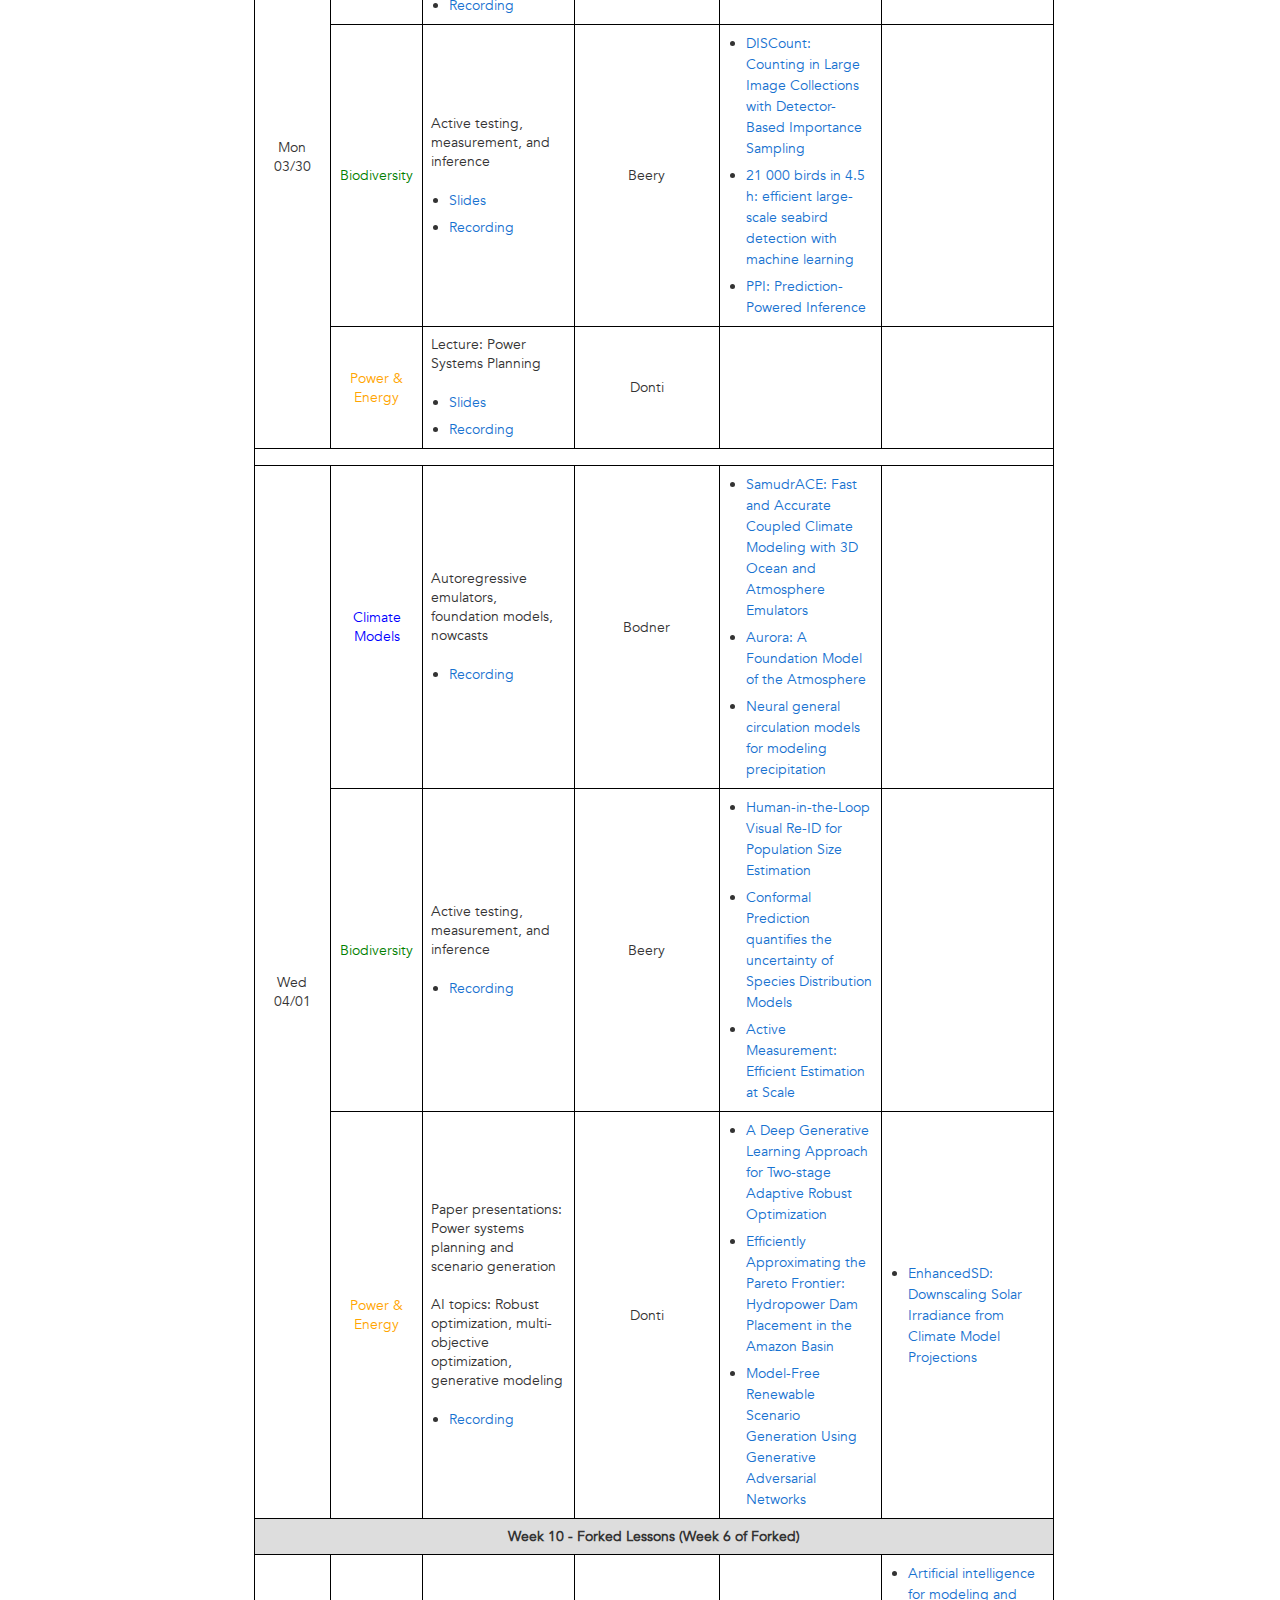
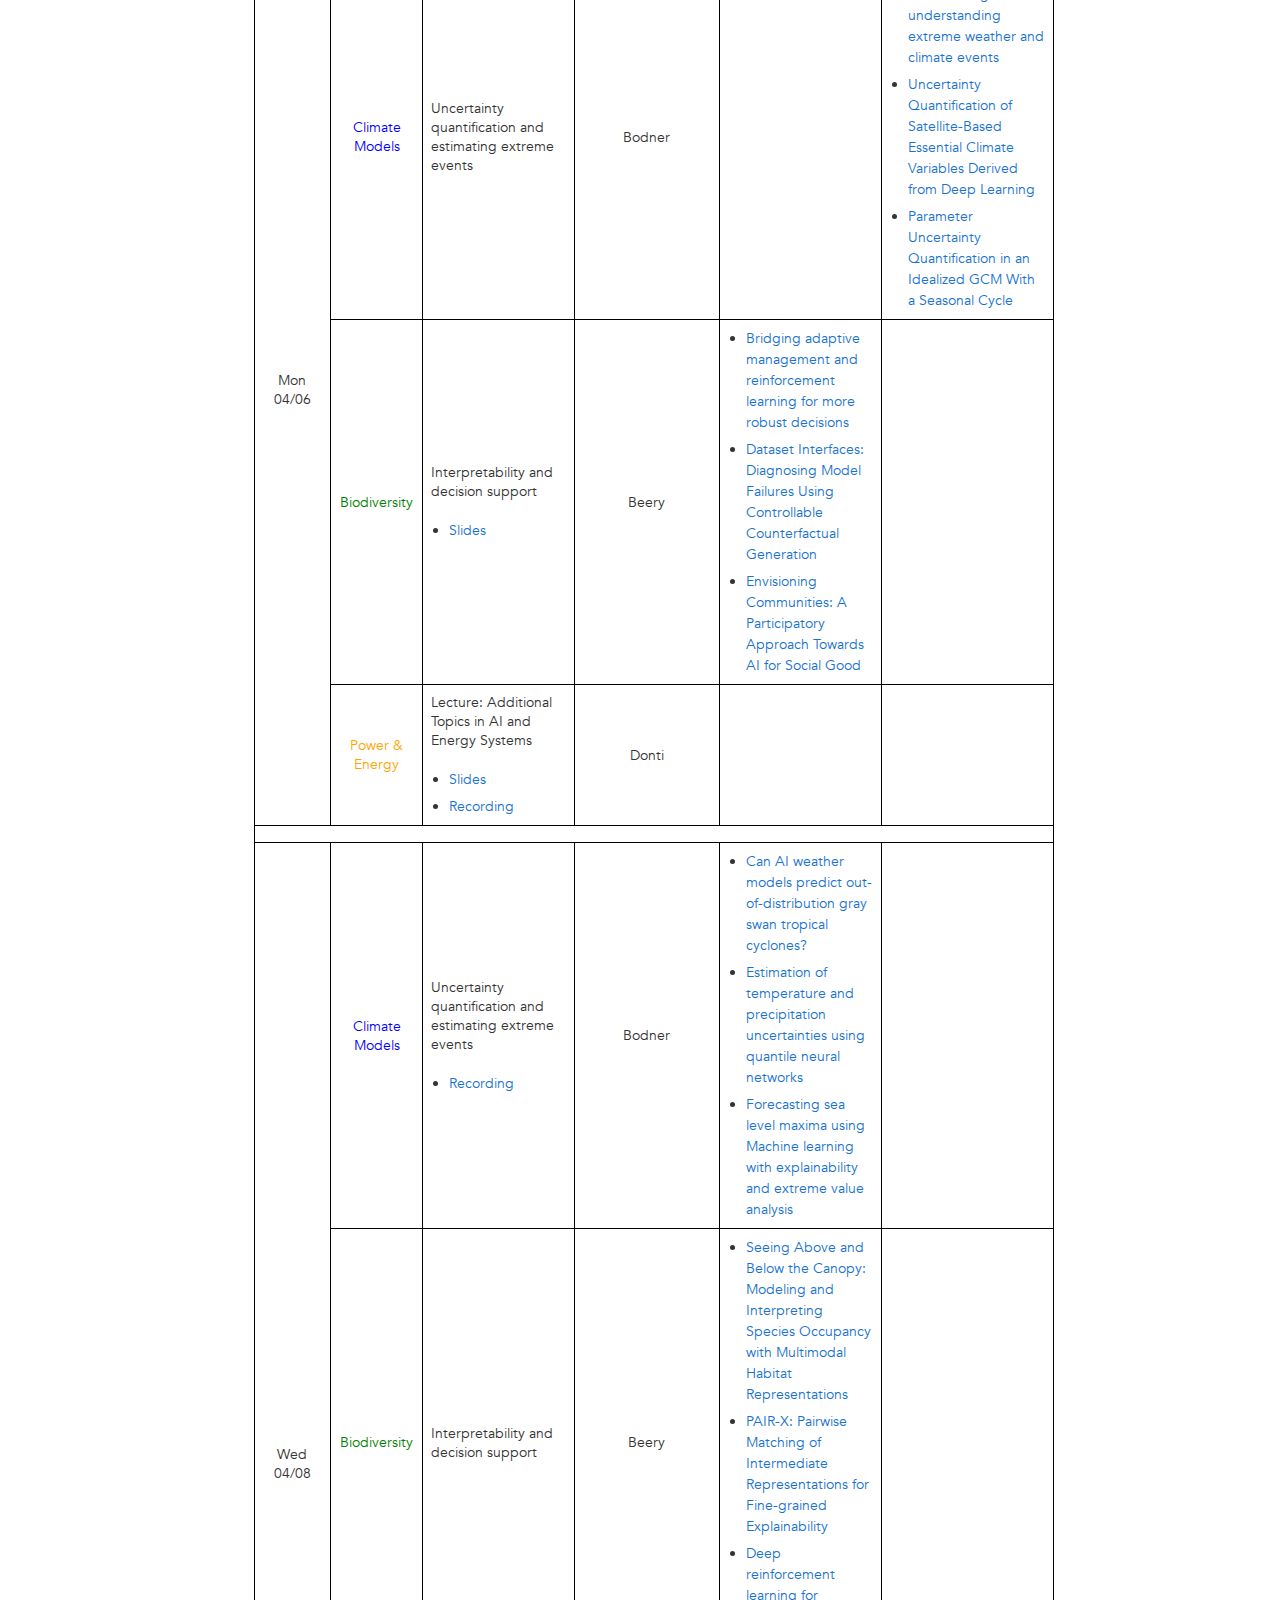
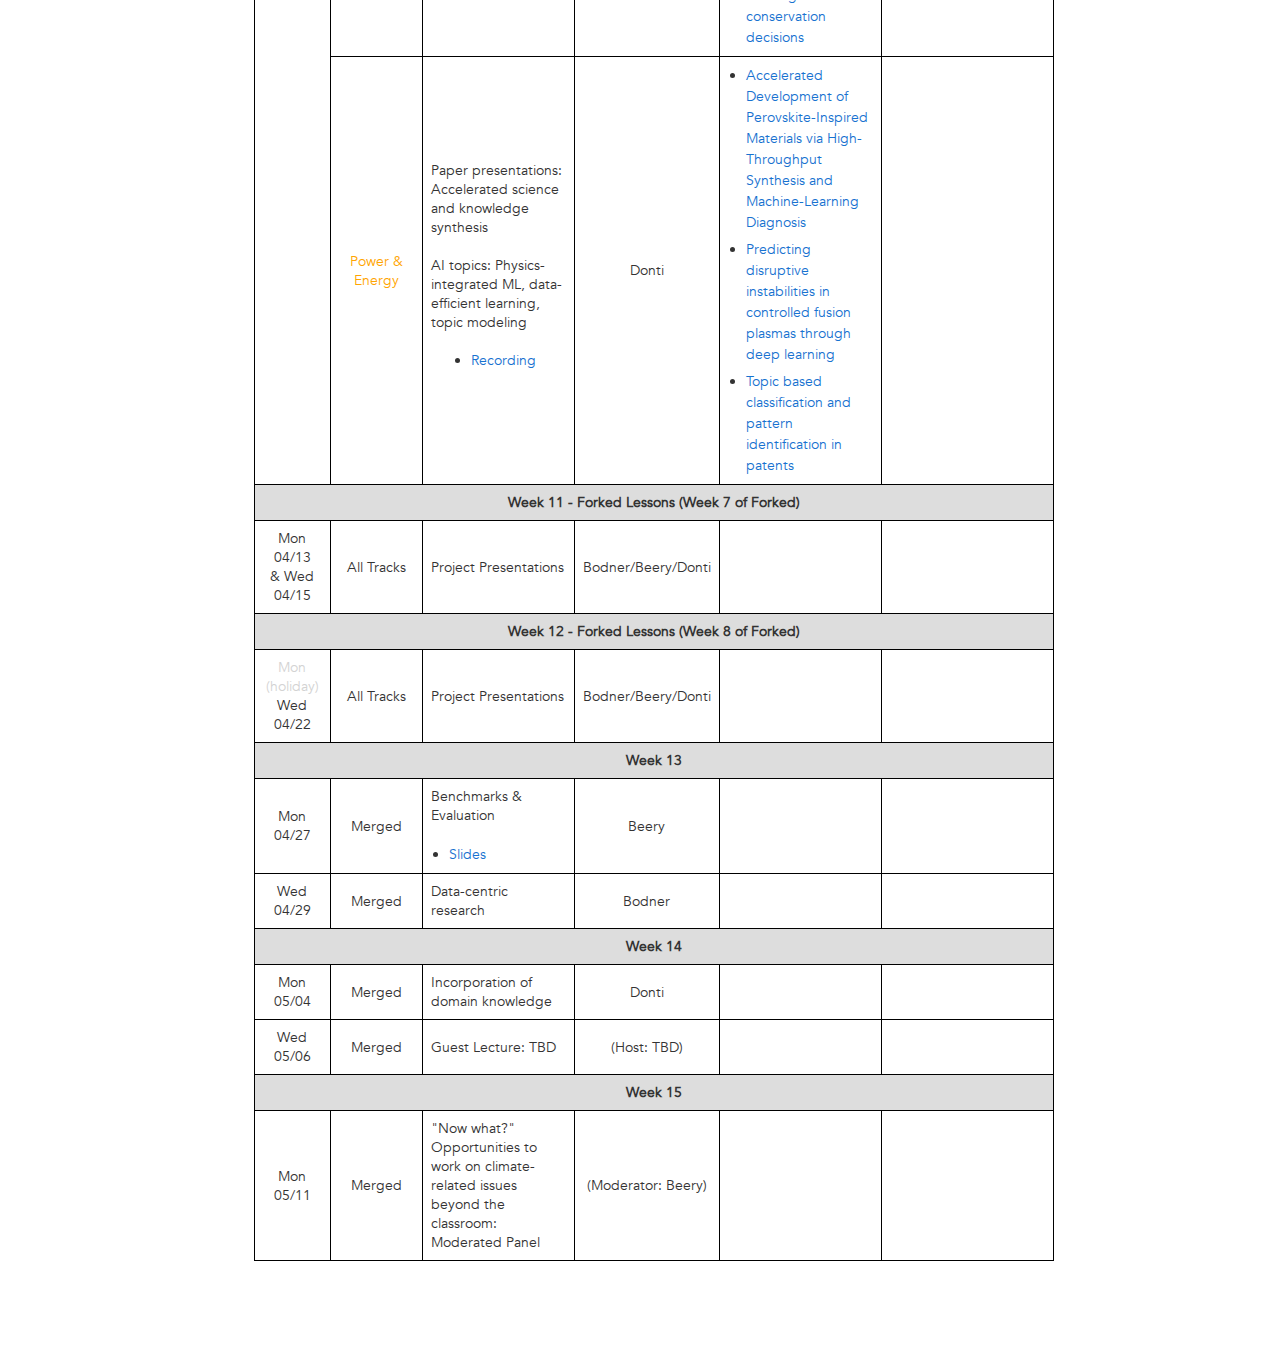
<file: schedule/index.html>
<html xmlns="http://www.w3.org/1999/xhtml">
<head>
	<meta http-equiv="Content-Type" content="text/html; charset=utf-8" />
	<title>6.S891/6.S893/12.S992 AI for Climate Action, Spring 2026</title>
	<link rel="stylesheet" href="https://maxcdn.bootstrapcdn.com/bootstrap/3.2.0/css/bootstrap.min.css">
	<link href="../css/style.css" rel="stylesheet" type="text/css" /> 
</head>


<body>
	<div class="menubar">
		<a href="/">Home</a>
		|
		<a href="/logistics" >Logistics</a>
		|
		<a href="/schedule" class="active">Schedule</a>
		|
		<a href="/assignments">Assignments</a>
		|
		<a href="/officehours">Office Hours</a>
	</div>
	<div class="container">
		<table border="0" align="center">
			<tr>
				<td width="623" align="center" valign="middle">
					<h3>MIT Common Ground</h3> <span class="title">6.S891/6.S893/12.S992 AI for Climate Action</span></td>
			</tr>
			<tr>
				<td colspan="3" align="center">
					<h3>Spring 2026</h3></td>
			</tr>
		</table>
		
		<hr/>
		
	<h2 id="schedule">Class Schedule</h2>
	<p style="color:red;"> ** subject to change ** </p>
	<p align="center">Last updated: 02/27/2026</p>
	
	<br>

	<p><strong>Tracks (Weeks 4-12):</strong> <span style="color:blue"><b>12.S992:</b> Climate Models</span> | <span style="color:green"><b>6.S891:</b> Biodiversity and Environment</span> | <span style="color:orange"><b>6.S893</b> Power & Energy Systems</span></p>

	<br>

	<p align="center"><strong>Jump to:</strong></p> 
	<p align="center"> (merged weeks) <a href="#week1">Week 1</a> | <a href="#week2">Week 2</a> | <a href="#week3">Week 3</a></p>
	<p align="center"> (forked weeks) <a href="#week4">Week 4</a> | <a href="#week5">Week 5</a> | <a href="#week6">Week 6</a> | <a href="#week7">Week 7</a> | <a href="#week8">Week 8 (Spring Break)</a> | <a href="#week9">Week 9</a> | <a href="#week10">Week 10</a> | <a href="#week11">Week 11</a> | <a href="#week12">Week 12</a></p>
	<p align="center"> (merged weeks) <a href="#week13">Week 13</a> | <a href="#week14">Week 14</a> | <a href="#week15">Week 15</a></p>

	<br>

	<table class="schedule" align="center" border="1" width="800">
	<tbody>
		<tr>
			<td align="center" width="120"><strong>Week / Date</strong></td>
			<td align="center" width="120"><strong>Track / Focus</strong></td>
			<td align="center" width="400"><strong>Topic</strong></td>
			<td align="center" width="150"><strong>Instructor</strong></td>
          	<td align="center" width="400"><strong>Presented Papers</strong></td>
			<td align="center" width="400"><strong>Optional Readings</strong></td>
		</tr>

		<tr>
			<td id="week1" colspan="6" class="schedule_week" align="center" height="28" valign="middle" bgcolor="#f0f0f0">
				<strong>Week 1</strong>
			</td>
		</tr>
		<tr>
			<td align="center">Mon 02/02</td>
			<td align="center">Merged</td>
			<td align="left">Intro to AI and Climate Change (adaptation, mitigation) + Logistics <br><br>
				<ul class="readings">
					<li><a href="/files/01-Intro-Logistics.pdf" target="_blank">Slides</a></li>
					<li><a href="https://mit.hosted.panopto.com/Panopto/Pages/Viewer.aspx?id=7c782cb7-10f0-4bd1-a2ed-b3e4012d7b5c" target="_blank">Recording</a></li>
				</ul></td>
			<td align="center">Donti</td>
			<td align="left">Syllabus</td>
			<td align="left">
				<ul class="readings">
					<li><a href="https://dl.acm.org/doi/full/10.1145/3485128">Tackling Climate Change with Machine Learning</a></li>
					<li><a href="https://wp.oecd.ai/app/uploads/2025/05/climate-change-and-ai.pdf">Climate Change and AI: Recommendations for Government Action</a></li>
					<li><a href="https://www.nature.com/articles/s41558-022-01377-7.epdf?sharing_token=VNkvWalL1KVrxYte7VHfTtRgN0jAjWel9jnR3ZoTv0PFrrDwT9y68ah6oNg1ZvjBfcIb3Kbp_v5VihLBWDydbfc5jhcVPwJLve592DM4ofdyb9-AdB37nZsc6NVbVb-fttOlElGgXuHDhQRUp82Rwc9buEoGydxnCgU609qUgUY%3D">Aligning Artificial Intelligence with Climate Change Mitigation</a></li>
				</ul>
			</td>
		</tr>
		<tr>
			<td align="center">Wed 02/04</td>
			<td align="center">Merged</td>
			<td align="left">Application-driven innovation in Machine Learning <br><br>
				<ul class="readings">
					<li><a href="/files/02-Innovation-ML.pdf" target="_blank">Slides</a></li>
					<li><a href="https://mit.hosted.panopto.com/Panopto/Pages/Viewer.aspx?id=0571097e-11fe-4887-aa1b-b3e4012d8ce7" target="_blank">Recording</a></li>
				</ul></td>
			<td align="center">Beery</td>
			<td align="left"></td>
			<td align="left">
				<ul class="readings">
					<li><a href="https://arxiv.org/abs/2403.17381">Application-Driven Innovation in Machine Learning</a></li>
					<li><a href="https://arxiv.org/abs/1206.4656">Machine Learning that Matters</a></li>
					<li><a href="https://arxiv.org/abs/2106.15590">The Values Encoded in Machine Learning Research</a></li>
				</ul>
			</td>
		</tr>

		<tr>
			<td id="week2" colspan="6" class="schedule_week" align="center" height="28" valign="middle" bgcolor="#f0f0f0">
				<strong>Week 2</strong>
			</td>
		</tr>
		<tr>
			<td align="center">Mon 02/09</td>
			<td align="center">Merged</td>
			<td align="left">Mitigation of Climate Change (IPCC WG3) <br> Human impacts and infrastructure <br><br>
				<ul class="readings">
					<li><a href="/files/03-Mitigation.pdf" target="_blank">Slides</a></li>
					<li><a href="https://mit.hosted.panopto.com/Panopto/Pages/Viewer.aspx?id=885a108b-04d9-4bc3-81da-b3eb01388e0f" target="_blank">Recording</a></li>
				</ul></td>
			<td align="center">Donti</td>
			<td align="left"></td>
			<td align="left">
				<ul class="readings">
					<li><a href="https://www.ipcc.ch/report/ar6/wg3/downloads/report/IPCC_AR6_WGIII_SummaryForPolicymakers.pdf">Summary for Policymakers - Climate Change 2022: Mitigation of Climate Change</a></li>
				</ul>
			</td>
		</tr>
		<tr>
			<td align="center">Wed 02/11</td>
			<td align="center">Merged</td>
			<td align="left">Impacts, Adaptation and Vulnerability (IPCC WG2) <br> The natural world <br><br>
				<ul class="readings">
					<li><a href="/files/04-Adaptation_2026.pdf" target="_blank">Slides</a></li>
					<li><a href="https://mit.hosted.panopto.com/Panopto/Pages/Viewer.aspx?id=2f3faf51-89a2-4048-9f97-b3eb013d3d66" target="_blank">Recording</a></li>					
				</ul></td>
			<td align="center">Beery</td>
			<td align="left"></td>
			<td align="left">
				<ul class="readings">
					<li><a href="https://www.ipcc.ch/report/ar6/wg2/downloads/report/IPCC_AR6_WGII_SummaryForPolicymakers.pdf">Summary for Policymakers - Climate Change 2022: Impacts, Adaptation and Vulnerability</a></li>
				</ul>
			</td>
		</tr>
		<tr>
			<td id="week3" colspan="6" class="schedule_week" align="center" height="28" valign="middle" bgcolor="#f0f0f0">
				<strong>Week 3</strong>
			</td>
		</tr>
		<tr>
			<td align="center">Tue 02/17 <br> (MIT Monday)</td>
			<td align="center">Merged</td>
			<td align="left">The Physical Science Basis (IPCC WG1) <br> Data methods <br> Models and observations <br><br>
				<ul class="readings">
					<li><a href="/files/05-Physical Basis.pdf" target="_blank">Slides</a></li>
					<li><a href="https://mit.hosted.panopto.com/Panopto/Pages/Viewer.aspx?id=0323813f-bac0-4e5c-a8a2-b3f20171ed72" target="_blank">Recording</a></li>
				</ul></td>
			<td align="center">Bodner</td>
			<td align="left"></td>
			<td align="left">
				<ul class="readings">
					<li><a href="https://www.ipcc.ch/report/ar6/wg1/downloads/report/IPCC_AR6_WGI_SPM_Stand_Alone.pdf">Summary for Policymakers - Climate Change 2021: The Physical Science Basis</a></li>
				</ul>
			</td>
		</tr>
		<tr>
			<td align="center">Wed 02/18</td>
			<td align="center">Merged</td>
			<td align="left">AI powered climate modeling for mitigation and adaptation <br><br>
				<ul class="readings">
					<li><a href="/files/06-ML for Climate.pdf" target="_blank">Slides</a></li>
					<li><a href="https://mit.hosted.panopto.com/Panopto/Pages/Viewer.aspx?id=63fb1e86-5d7e-46c8-93c0-b3f201737160" target="_blank">Recording</a></li>
				</ul></td>
			<td align="center">Bodner</td>
			<td align="left"></td>
			<td align="left">
				<ul class="readings">
					<li><a href="https://www.nature.com/articles/s41561-024-01527-w">AI-empowered next-generation multiscale climate modelling for mitigation and adaptation</a></li>
				</ul>
			</td>
		</tr>

		<!-- <tr>
			<td colspan="4" class="schedule_week" align="center" height="28" valign="middle" bgcolor="#f0f0f0">
				<strong>Week 4 - Forked Lessons (Week 1 of Forked)</strong>
			</td>
		</tr>
		<tr>
			<td align="center">Mon 02/23</td>
			<td align="center">Merged</td>
			<td align="left">Mitigation of Climate Change (IPCC WG3); data methods</td>
			<td align="center">Priya</td>
		</tr>
		<tr>
			<td align="center">Wed 02/25</td>
			<td align="center">Merged</td>
			<td align="left">Mitigation of Climate Change (IPCC WG3); data methods</td>
			<td align="center">Priya</td>
		</tr> -->

		<tr>
			<td id="week4" colspan="6" class="schedule_week" align="center" height="28" valign="middle" bgcolor="#e6f7ff">
				<strong>Week 4 - Forked Lessons (Week 1 of Forked)</strong>
			</td>
		</tr>
		<tr>
			<td rowspan="3" align="center" valign="middle">Mon 02/23</td>
			<td align="center" style="color:blue">Climate Models</td>
			<td align="left">Introduction to Earth System Models</td>
			<td align="center">Bodner</td>
			<td align="left"></td>
			<td align="left">
				<ul class="readings">
					<li><a href="https://link.springer.com/article/10.1007/s10584-021-03298-4" target="_blank">Advances and challenges in climate modeling</a></li>
					<li><a href="https://www.sciencedirect.com/science/article/pii/S0012825224003143" target="_blank">Evolution and prospects of Earth system models: Challenges and opportunities</a></li>
					<li><a href="https://gmd.copernicus.org/articles/9/1937/2016/" target="_blank">Overview of the Coupled Model Intercomparison Project Phase 6 (CMIP6) experimental design and organization</a></li>
				</ul>
			</td>
		</tr>
		<tr>
			<td align="center" style="color:green">Biodiversity</td>
			<td align="left">Introduction to biodiversity, ecosystems, and evolution<br><br>
				<ul class="readings">
					<li><a href="/files/biodiversity/07-What is Biodiversity_.pdf" target="_blank">Slides</a></li>
				</ul></td>
			<td align="center">Beery</td>
			<td align="left">
					<ul class="readings">
						<li><a href="https://wp.oecd.ai/app/uploads/2025/05/biodiversity-and-AI-opportunities-recommendations-for-action.pdf">GPAI AI and Biodiversity Report</a></li>
						<li><a href="https://www.undp.org/sites/g/files/zskgke326/files/2025-12/people-centric-ai-for-conserving-biodiversity.pdf">People-centric AI for Conserving Biodiversity</a></li>
						<li><a href="https://www.nature.com/articles/s41467-022-27980-y">Machine Learning for Wildlife Conservation</a></li>
						<li><a href="https://www.nature.com/articles/35012221">Getting the measure of biodiversity</a></li>
						<li><a href="https://esajournals.onlinelibrary.wiley.com/doi/pdf/10.1002/fee.70021">The carbon footprint of AI in Ecology</a></li>
					</ul>
				</td>
			<td align="left"></td>
		</tr>
		<tr>
			<td align="center" style="color:orange">Power & Energy</td>
			<td align="left">Lecture: Introduction to Power and Energy Systems<br><br>
				<ul class="readings">
						<li><a href="/files/power-energy/07-IntroPowerEnergySystems--updated.pdf" target="_blank">Slides</a></li>
						<li><a href="https://mit.zoom.us/rec/share/hnH8Q3y36BCxxCriQMvPuaKe5DpDayc8fAnBKjvluW6NhPYuXVraRZnSllM6q2mT.P0IEs9sOcmsUkq4C" target="_blank">Recording</a></li>					
				</ul></td>
			<td align="center">Donti</td>
			<td align="left">
				<ul class="readings">
						<li><a href="https://www.rff.org/publications/explainers/electricity-101/" target="_blank">Electricity 101: Terms and Definitions</a></li>
						<li><a href="https://www.annualreviews.org/content/journals/10.1146/annurev-environ-020220-061831" target="_blank">Machine Learning for Sustainable Energy Systems</a></li>					
				</ul>
			</td>
			<td align="left"></td>
		</tr>
		<td colspan="6" class="schedule_gap" align="center" height="1"></td>
		<tr>
			<td rowspan="3" align="center" valign="middle">Wed 02/25</td>
			<td align="center" style="color:blue">Climate Models</td>
			<td align="left">The problem of generalizability<br><br>
				<ul class="readings">
					<li><a href="https://mit.zoom.us/rec/share/NrBZbsm28yEPi8XeC1uaRMpDLD2z1nvkBc9DMxbzW4kJx-yFoB3OtznxLgd9vZ1H.JPv-KA1yeHThRvc4" target="_blank">Recording</a></li>
				</ul></td>
			<td align="center">Bodner</td>
			<td align="left">
				<ul class="readings">
						<li><a href="https://www.science.org/doi/10.1126/sciadv.adj7250" target="_blank">Climate-invariant machine learning</a></li>
						<li><a href="https://www.nature.com/articles/s43247-026-03238-z" target="_blank">Rewiring climate modeling with machine learning emulators</a></li>
						<li><a href="https://doi.org/10.48550/arXiv.2509.00010" target="_blank">CERA: A Framework for Improved Generalization of Machine Learning Models to Changed Climates</a></li>
				</ul>
			</td>
			<td align="left"></td>
		</tr>
		<tr>
			<td align="center" style="color:green">Biodiversity</td>
			<td align="left">Introduction to biodiversity, ecosystems, and evolution<br><br>
				<ul class="readings">
					<li><a href="https://mit.hosted.panopto.com/Panopto/Pages/Viewer.aspx?id=ce67b6fb-841b-4187-a140-b3f9014e435c" target="_blank">Recording</a></li>
				</ul></td>
			<td align="center">Beery</td>
			<td align="left">
					<ul class="readings">
						<li><a href="https://www.annualreviews.org/content/journals/10.1146/annurev-ecolsys-112414-054400">Seven biodiversity shortfalls</a></li>
						<li><a href="https://www.science.org/doi/abs/10.1126/science.269.5222.347">The future of biodiversity</a></li>
						<li><a href="https://www.nature.com/articles/s41559-019-0826-1">Essential Biodiversity Variables</a></li>
					</ul>
				</td>
			<td align="left"></td>
		</tr>
		<tr>
			<td align="center" style="color:orange">Power & Energy</td>
			<td align="left">Lecture: Situational Awareness (Forecasting, State Estimation, and Predictive Maintenance)<br><br>
				<ul class="readings">
						<li><a href="/files/power-energy/08-SituationalAwareness--updated.pdf" target="_blank">Slides</a></li>
						<li><a href="https://mit.zoom.us/rec/share/JDj2MZm7QPylSsfPU48ZKws1wuQWmKmXKA214DvzI1qJxehe0nx5h3pYXxLQOlk3.A1BtFuzJUKa7SVUm" target="_blank">Recording</a></li>					
				</ul>
			</td>
			<td align="center">Donti</td>
			<td align="left"></td>
			<td align="left"></td>
		</tr>

		<tr>
			<td id="week5" colspan="6" class="schedule_week" align="center" height="28" valign="middle" bgcolor="#e6f7ff">
				<strong>Week 5 - Forked Lessons (Week 2 of Forked)</strong>
			</td>
		</tr>
		<tr>
			<td rowspan="3" align="center" valign="middle">Mon 03/02</td>
			<td align="center" style="color:blue">Climate Models</td>
			<td align="left">Data-driven parameterizations<br><br>
				<ul class="readings">
					<li><a href="/files/climate-models/07-Parameterizations.pdf" target="_blank">Slides</a></li>
				</ul></td>
			<td align="center">Bodner</td>
			<td align="left"></td>
			<td align="left">
				<ul class="readings">
					<li><a href="https://ora.ox.ac.uk/objects/uuid:27e55b4c-cc42-4c6a-b4b1-ee4393487af0" target="_blank">Parametrization in weather and climate models</a></li>
					<li><a href="https://arxiv.org/abs/2510.22676" target="_blank">A Framework for Hybrid Physics-AI Coupled Ocean Models</a></li>
				</ul>
			</td>
		</tr>
		<tr>
			<td align="center" style="color:green">Biodiversity</td>
			<td align="left">How do we measure biodiversity?<br><br>
				<ul class="readings">
					<li><a href="https://mit.hosted.panopto.com/Panopto/Pages/Viewer.aspx?id=7f97cda2-bf11-4f46-97d7-b400014914b8" target="_blank">Recording</a></li><br>
					<li><a href="/files/biodiversity/08-How do we measure biodiversity_.pdf" target="_blank">Slides</a></li>
					<li><a href="https://www.youtube.com/watch?v=mt66DOCuZSA" target="_blank">Bonus: Lecture on Distribution Shifts and Data Considerations</a></li>
				</ul></td>
			<td align="center">Beery</td>
			<td align="left">
					<ul class="readings">
						<li><a href="https://www.nature.com/articles/s41598-017-09084-6">Taxonomic bias in biodiversity data and its implications for conservation</a></li>
						<li><a href="https://arxiv.org/abs/2012.07421">WILDS: A Benchmark of In-the-Wild Distribution Shifts</a></li>
						<li><a href="https://arxiv.org/abs/1709.01450">The devil is in the tails: Fine-grained classification in the wild</a></li>
						<li><a href="https://arxiv.org/abs/2306.07200">Fill-Up: Balancing Long-Tailed Data with Generative Models</a></li>
					</ul>
				</td>
			<td align="left"></td>
		</tr>
		<tr>
			<td align="center" style="color:orange">Power & Energy</td>
			<td align="left">Paper Presentations: State Estimation, Predictive Maintenance, and Anomaly Detection <br><br> AI topics: Physics-informed ML, anomaly detection, computer vision<br><br>
				<ul class="readings">
						<li><a href="https://mit.zoom.us/rec/share/EWJ7RqpsjTLwmrl1qa9n9h-KpMy2ybzky3xulEYQuKKu-zWNKDC3cyeRlHWyxcRW.RxQECUvZG8UDU_Sv" target="_blank">Recording</a></li>
				</ul></td>
			<td align="center">Donti</td>
			<td align="left">
				<ul class="readings">
						<li><a href="https://ieeexplore.ieee.org/abstract/document/9126036" target="_blank">Physics-guided Deep Learning for Power System State Estimation</a></li>
						<li><a href="https://www.sciencedirect.com/science/article/pii/S2542435121005328" target="_blank">Predicting battery end of life from solar off-grid system field data using machine learning</a></li>
						<li><a href="https://ngi.stanford.edu/sites/ngi/files/media/file/1-s2.0-s030626191931685x-main.pdf" target="_blank">Machine vision for natural gas methane emissions detection using an infrared camera</a></li>					
				</ul>
			</td>
			<td align="left">
				<ul class="readings">
						<li><a href="https://ieeexplore.ieee.org/abstract/document/5770269" target="_blank">Machine Learning for the New York City Power Grid</a></li>
						<li><a href="https://arxiv.org/abs/2510.22048" target="_blank">PFΔ: A Benchmark Dataset for Power Flow under Load, Generation, and Topology Variations</a></li>
						<li><a href="https://ieeexplore.ieee.org/abstract/document/9820770" target="_blank">Non-Intrusive Load Monitoring: A Review</a></li>					
				</ul>
			</td>
		</tr>
		<td colspan="6" class="schedule_gap" align="center" height="1"></td>
		<tr>
			<td rowspan="3" align="center" valign="middle">Wed 03/04</td>
			<td align="center" style="color:blue">Climate Models</td>
			<td align="left">Data-driven parameterizations<br><br>
				<ul class="readings">
					<li><a href="https://mit.zoom.us/rec/share/HjCVwxGyxNZw79RNR9PfHwsl1wOd405a5XOlsYsxt5bdpWAzj3MPDjo9tpbfbd8P.wJv4P396s-JIwqAp" target="_blank">Recording</a></li>
				</ul></td>
			<td align="center">Bodner</td>
			<td align="left">
				<ul class="readings">
						<li><a href="https://agupubs.onlinelibrary.wiley.com/doi/10.1029/2025GL117046" target="_blank">Generalizable Neural-Network Parameterization of Mesoscale Eddies in Idealized and Global Ocean Models</a></li>
						<li><a href="https://agupubs.onlinelibrary.wiley.com/doi/full/10.1029/2023MS003606" target="_blank">Neural-Network Parameterization of Subgrid Momentum Transport in the Atmosphere</a></li>
						<li><a href="https://agupubs.onlinelibrary.wiley.com/doi/full/10.1029/2023MS003874" target="_blank">Learning Closed-Form Equations for Subgrid-Scale Closures From High-Fidelity Data: Promises and Challenges</a></li>
				</ul>
			</td>
			<td align="left"></td>
		</tr>
		<tr>
			<td align="center" style="color:green">Biodiversity</td>
			<td align="left">What makes biodiversity data hard: distribution shift, long tails, fine-grained and open-set categories<br><br>
				<ul class="readings">
					<li><a href="https://mit.hosted.panopto.com/Panopto/Pages/Viewer.aspx?id=f3db153a-b0fe-4236-b9f0-b400014957fb" target="_blank">Recording</a></li>
				</ul></td>
			<td align="center">Beery</td>
			<td align="left">
					<ul class="readings">
						<li><a href="https://www.nature.com/articles/s43247-023-01146-0">Meta-learning to address diverse Earth observation problems across resolutions</a></li>
						<li><a href="https://arxiv.org/abs/2311.09118">WildlifeDatasets: An open-source toolkit for animal re-identification</a></li>
						<li><a href="https://arxiv.org/abs/2501.06031">Generate, Transduct, Adapt: Iterative Transduction with VLMs</a></li>
					</ul>
				</td>
			<td align="left"></td>
		</tr>
		<tr>
			<td align="center" style="color:orange">Power & Energy</td>
			<td align="left">Paper Presentations: Short-term Forecasting of Demand and Renewables <br><br> AI topics: Decision-cognizant learning, probabilistic methods, missing data methods, multi-modal learning, distribution shift, interpretable and explainable ML<br><br>
				<ul class="readings">
					<li><a href="https://mit.zoom.us/rec/share/Q29z1RqZKkNb1eoiSrBD6VCG0a30Ae9El1u27G710T7GUgzFbUEhiKRmmPK-ysjI.VKVg37SGoJFDPDgZ" target="_blank">Recording</a></li>
				</ul>
			</td>
			<td align="center">Donti</td>
			<td align="left">
				<ul class="readings">
						<li><a href="https://arxiv.org/abs/1703.04529" target="_blank">Task-based end-to-end model learning in stochastic optimization</a></li>
						<li><a href="https://arxiv.org/abs/2403.03631" target="_blank">Marginalize, Rather than Impute: Probabilistic Wind Power Forecasting with Incomplete Data</a></li>	
						<li><a href="https://www.sciencedirect.com/science/article/pii/S030626192400850X" target="_blank">Sky image-based solar forecasting using deep learning with heterogeneous multi-location data: Dataset fusion versus transfer learning</a></li>				
				</ul>
			</td>
			<td align="left">
				<ul class="readings">
						<li><a href="https://arxiv.org/abs/2302.00388" target="_blank">Short-term Prediction and Filtering of Solar Power Using State-Space Gaussian Processes</a></li>
						<li><a href="https://www.sciencedirect.com/science/article/pii/S2666546824000247" target="_blank">Explainability and Interpretability in Electric Load Forecasting Using Machine Learning Techniques – A Review</a></li>				
				</ul>
			</td>
		</tr>
		

		<tr>
			<td id="week6" colspan="6" class="schedule_week" align="center" height="28" valign="middle" bgcolor="#e6f7ff">
				<strong>Week 6 - Forked Lessons (Week 3 of Forked)</strong>
			</td>
		</tr>
		<tr>
			<td rowspan="3" align="center" valign="middle">Mon 03/09</td>
			<td align="center" style="color:blue">Climate Models</td>
			<td align="left">Synthesising data sources; data assimilation<br><br>
				<ul class="readings">
					<li><a href="/files/climate-models/08-Synthesising data sources & data assimilation.pdf" target="_blank">Slides</a></li>
					<li><a href="https://mit.zoom.us/rec/share/OWcJwXl1NfG2U3dlvdMySLP-XMkms9iMZzl7KFeX7twT5XCdQlNn94gziHqv8LVP.PCTW_oJg7kzz9bXE" target="_blank">Recording</a></li>
				</ul></td>
			<td align="center">Bodner</td>
			<td align="left"></td>
			<td align="left">
				<ul class="readings">
					<li><a href="https://www.sciencedirect.com/science/article/pii/S2095809925007489" target="_blank">Traditional Data Assimilation and Its Effective Integration with Meteorological Deep Learning</a></li>
					<li><a href="https://www.sciencedirect.com/science/article/pii/S1463500326000028" target="_blank">Machine learning in ocean data assimilation: Advances, gaps and the road to operations</a></li>
				</ul>
			</td>
		</tr>
		<tr>
			<td align="center" style="color:green">Biodiversity</td>
			<td align="left">Methods for adaptation and specialization<br><br>
				<ul class="readings">
					<li><a href="/files/biodiversity/09_ Specialization and Adaptation.pdf" target="_blank">Slides</a></li>
					<li><a href="https://mit.hosted.panopto.com/Panopto/Pages/Viewer.aspx?id=96050008-e761-4d1f-be65-b407001005db" target="_blank">Recording</a></li>
				</ul>
			</td>
			<td align="center">Beery</td>
			<td align="left">
					<ul class="readings">
						<li><a href="https://besjournals.onlinelibrary.wiley.com/doi/pdfdirect/10.1111/2041-210X.13504">A deep active learning system for species identification and counting in camera trap images</a></li>
						<li><a href="https://arxiv.org/pdf/2504.16277?">DataS3: Dataset Subset Selection for Specialization</a></li>
						<li><a href="https://arxiv.org/abs/1505.07818">Domain-Adversarial Training of Neural Networks</a></li>
					</ul>
				</td>
			<td align="left"></td>
		</tr>
		<tr>
			<td align="center" style="color:orange">Power & Energy</td>
			<td align="left"> Lecture: Power Grid Optimization, Control, and Markets<br><br>
				<ul class="readings">
					<li><a href="/files/power-energy/11-OptimizationControlMarkets--updatedv2.pdf" target="_blank">Slides</a></li>
					<li><a href="https://mit.zoom.us/rec/share/6NwOVaLMFuVbtoo_zpN0pH1eyOkTFW7hbZODrQkLZRBiIz_b8SxFAMKqAkemOOCG.ZS8-zdvdcJp5uqQr" target="_blank">Recording</a></li>
				</ul>
			</td>
			<td align="center">Donti</td>
			<td align="left"></td>
			<td align="left"></td>
		</tr>
		<td colspan="6" class="schedule_gap" align="center" height="1"></td>
		<tr>
			<td rowspan="3" align="center" valign="middle">Wed 03/11</td>
			<td align="center" style="color:blue">Climate Models</td>
			<td align="left">Synthesising data sources; data assimilation<br><br>
				<ul class="readings">
					<li><a href="https://mit.zoom.us/rec/share/bKsWLWEJPEEPnnxho8OLtaC1IpEPhpFqiFgkYLDKmx7W298wmSYD5VrTTn8g-O5b.xJ4RPYBtZPdqWWbJ" target="_blank">Recording</a></li>
				</ul></td>
			<td align="center">Bodner</td>
			<td align="left">
				<ul class="readings">
						<li><a href="https://agupubs.onlinelibrary.wiley.com/doi/full/10.1029/2025MS005063" target="_blank">Generative Data Assimilation for Surface Ocean State Estimation From Multi-Modal Satellite Observations</a></li>
						<li><a href="https://doi.org/10.1029/2023MS003757" target="_blank">Deep Learning of Systematic Sea Ice Model Errors From Data Assimilation Increments</a></li>
						<li><a href="https://rmets.onlinelibrary.wiley.com/doi/10.1002/qj.4652" target="_blank">Deterministic and stochastic tendency adjustments derived from data assimilation and nudging</a></li>
				</ul>
			</td>
			<td align="left"></td>
		</tr>
		<tr>
			<td align="center" style="color:green">Biodiversity</td>
			<td align="left">Methods for adaptation and specialization<br><br>
				<ul class="readings">
					<li><a href="https://mit.hosted.panopto.com/Panopto/Pages/Viewer.aspx?id=9cf89585-cb7f-4362-9556-b40700107a98" target="_blank">Recording</a></li>
				</ul></td>
			<td align="center">Beery</td>
			<td align="left">
					<ul class="readings">
						<li><a href="https://arxiv.org/abs/2507.23771">Consensus-Driven Active Model Selection</a></li>
						<li><a href="https://arxiv.org/abs/2505.03071">The Search for Squawk: Agile Modeling in Bioacoustics</a></li>
						<li><a href="https://arxiv.org/pdf/2306.02564">Spatial Implicit Neural Representations for Global-Scale Species Mapping</a></li>
					</ul>
				</td>
			<td align="left"></td>
		</tr>
		<tr>
			<td align="center" style="color:orange">Power & Energy</td>
			<td align="left">Paper presentations: Fast solutions for optimal power flow (and related problems) <br><br> AI topics: Feasibility-constrained learning, graph neural networks, ML for optimization<br><br>
				<ul class="readings">
					<li><a href="https://mit.zoom.us/rec/share/B75ZUco_RsiRzuxUEngcqiZCPJNGklLe_AFC5jvktLnY43hfmwjX6s3dzKjb4c0.YzkN80Yn0Kkmq_oQ" target="_blank">Recording</a></li>
				</ul>
			</td>
			<td align="center">Donti</td>
			<td align="left">
				<ul class="readings">
						<li><a href="https://arxiv.org/abs/2007.01002" target="_blank">DeepOPF: A Feasibility-Optimized Deep Neural Network Approach for AC Optimal Power Flow Problems</a></li>
						<li><a href="https://arxiv.org/abs/2403.17660" target="_blank">CANOS: A Fast and Scalable Neural AC-OPF Solver Robust To N-1 Perturbations</a></li>	
						<li><a href="https://arxiv.org/abs/1902.01697" target="_blank">Learning to Solve Large-Scale Security-Constrained Unit Commitment Problems</a></li>				
				</ul>
			</td>
			<td align="left">
				<ul class="readings">
						<li><a href="https://arxiv.org/abs/2104.12225" target="_blank">DC3: A Learning Method for Optimization with Hard Constraints</a></li>
						<li>Other papers listed on <a href="https://energy.hosting.acm.org/wiki/index.php/ML_OPF_wiki" target="_blank">ML OPF Wiki</a></li>				
				</ul>
			</td>
		</tr>


				<tr>
			<td id="week7" colspan="6" class="schedule_week" align="center" height="28" valign="middle" bgcolor="#e6f7ff">
				<strong>Week 7 - Forked Lessons (Week 4 of Forked)</strong>
			</td>
		</tr>
		<tr>
			<td rowspan="3" align="center" valign="middle">Mon 03/16</td>
			<td align="center" style="color:blue">Climate Models</td>
			<td align="left">Super-resolution and downscaling<br><br>
				<ul class="readings">
					<li><a href="/files/climate-models/09-Super-resolution and downscaling.pdf" target="_blank">Slides</a></li>
					<li><a href="https://mit.zoom.us/rec/share/J9mUpHtGExRfV9xZ5Yh41BRzmF9os5unq2k1HBxQD2gYhCB66QHZWXhiKpZo1gPq.phdKKIGKTq9maEkh" target="_blank">Recording</a></li>
				</ul></td>
			<td align="center">Bodner</td>
			<td align="left"></td>
			<td align="left">
				<ul class="readings">
					<li><a href="https://link.springer.com/article/10.1007/s12145-024-01357-9" target="_blank">ESM data downscaling: a comparison of super-resolution deep learning models</a></li>
				</ul>
			</td>
		</tr>
		<tr>
			<td align="center" style="color:green">Biodiversity</td>
			<td align="left">Multimodality<br><br>
				<ul class="readings">
					<li><a href="/files/biodiversity/Split Lecture 4_ Multimodality .pdf" target="_blank">Slides</a></li>
					<li><a href="https://mit.hosted.panopto.com/Panopto/Pages/Viewer.aspx?id=e7a42138-81d7-4af2-87d6-b40e000ffc88" target="_blank">Recording</a></li>
				</ul>
			</td>
			<td align="center">Beery</td>
			<td align="left">
					<ul class="readings">
						<li><a href="https://arxiv.org/abs/2411.04016">Multi-Scale and Multimodal Species Distribution Modeling</a></li>
						<li><a href="https://arxiv.org/abs/2311.18803">BioCLIP: A Vision Foundation Model for the Tree of Life</a></li>
						<li><a href="https://arxiv.org/abs/2411.00683">TaxaBind: A Unified Embedding Space for Ecological Applications</a></li>
					</ul>
				</td>
			<td align="left"></td>
		</tr>
		<tr>
			<td align="center" style="color:orange">Power & Energy</td>
			<td align="left">Paper presentations: Alternative approaches to optimal power flow (and related problems) <br><br> AI topics: Neural ODEs, multi-agent learning, safe RL <br><br>
				<ul class="readings">
					<li><a href="https://mit.zoom.us/rec/share/_YWiP53gKfMl0OBywwujGFryxN_kv0Uw7HSY3DIiWAF7spvqgniflC-hiYDG7Ilc.87qIEzY-niLMACTc" target="_blank">Recording</a></li>
				</ul>
			</td>
			<td align="center">Donti</td>
			<td align="left">
				<ul class="readings">
						<li><a href="https://arxiv.org/abs/2410.19157" target="_blank">Learning to Optimize meets Neural-ODE: Real-Time, Stability-Constrained AC OPF</a></li>
						<li><a href="https://arxiv.org/abs/1806.06790" target="_blank">Towards Distributed Energy Services: Decentralizing Optimal Power Flow with Machine Learning</a></li>	
						<li><a href="https://arxiv.org/abs/2503.23101" target="_blank">RL2Grid: Benchmarking Reinforcement Learning in Power Grid Operations</a></li>				
				</ul>
			</td>
			<td align="left">
				<ul class="readings">
						<li>Other papers listed on <a href="https://energy.hosting.acm.org/wiki/index.php/ML_OPF_wiki" target="_blank">ML OPF Wiki</a></li>				
				</ul>
			</td>
		</tr>
		<td colspan="6" class="schedule_gap" align="center" height="1"></td>
		<tr>
			<td rowspan="3" align="center" valign="middle">Wed 03/18</td>
			<td align="center" style="color:blue">Climate Models</td>
			<td align="left">Super-resolution and downscaling</td>
			<td align="center">Bodner</td>
			<td align="left">
				<ul class="readings">
					<li><a href="https://gmd.copernicus.org/articles/18/5451/2025/" target="_blank">Implementation and validation of a supermodeling framework into Community Earth System Model version 2.1.5</a></li>
					<li><a href="https://www.sciencedirect.com/science/article/pii/S1674927825002606" target="_blank">Downscaling daily climate data with super-resolution and CMIP6 global climate models to predict the climate in China</a></li>
					<li><a href="https://www.nature.com/articles/s41560-024-01507-9" target="_blank">High-resolution meteorology with climate change impacts from global climate model data using generative machine learning</a></li>
				</ul>
			</td>
			<td align="left"></td>
		</tr>
		<tr>
			<td align="center" style="color:green">Biodiversity</td>
			<td align="left">Multimodality<br><br>
				<ul class="readings">
					<li><a href="https://mit.hosted.panopto.com/Panopto/Pages/Viewer.aspx?id=5fab4260-2c54-497b-8229-b40e00103807" target="_blank">Recording</a></li>
				</ul></td>
			<td align="center">Beery</td>
			<td align="left">
					<ul class="readings">
						<li><a href="https://arxiv.org/abs/2510.20095">BioCAP: Exploiting Synthetic Captions Beyond Labels in Biological Foundation Models</a></li>
						<li><a href="https://arxiv.org/abs/2511.02946">ProM3E: Probabilistic Masked MultiModal Embedding Model for Ecology</a></li>
						<li><a href="https://arxiv.org/abs/2511.13655">OlmoEarth: Stable Latent Image Modeling for Multimodal Earth Observation</a></li>
					</ul>
				</td>
			<td align="left"></td>
		</tr>
		<tr>
			<td align="center" style="color:orange">Power & Energy</td>
			<td align="left">Paper presentations: Generator control, voltage control, and demand response <br><br> AI topics: Stability-constrained RL, multi-agent RL, multi-armed bandits <br><br>
				<ul class="readings">
					<li><a href="https://mit.zoom.us/rec/share/uDhnYiO8phyVVduNwfAVI_sxVimO9FAkZg1yWGaZYxNJb9d_4IDNp1nHiXH8mc9w.FnpW6oajDSX5xtXs" target="_blank">Recording</a></li>
				</ul>
			</td>
			<td align="center">Donti</td>
			<td align="left">
				<ul class="readings">
						<li><a href="https://arxiv.org/abs/2209.07669" target="_blank">Stability Constrained Reinforcement Learning for Decentralized Real-Time Voltage Control</a></li>
						<li><a href="https://www.sciencedirect.com/science/article/pii/S0306261918317082" target="_blank">Reinforcement learning for demand response: A review of algorithms and modeling techniques</a></li>	
						<li><a href="https://cdn.aaai.org/ojs/11415/11415-13-14943-1-2-20201228.pdf" target="_blank">Bandit-based Solar Panel Control</a></li>				
				</ul>
			</td>
			<td align="left">
				<ul class="readings">
						<li><a href="https://proceedings.mlr.press/v220/nweye23a/nweye23a.pdf" target="_blank">The CityLearn Challenge 2022: Overview, Results, and Lessons Learned</a></li>
						<li><a href="https://www.climatechange.ai/papers/neurips2025/67" target="_blank">Helping mitigate climate change through efficient reinforcement learning-based wind farm flow control</a></li>	
				</ul>
			</td>
		</tr>

		<tr>
			<td id="week8" colspan="6" class="schedule_week" align="center" height="28" valign="middle" bgcolor="#e6f7ff">
				<strong>Week 8 - Spring Break </strong>
			</td>
		</tr>


		<tr>
			<td id="week9" colspan="6" class="schedule_week" align="center" height="28" valign="middle" bgcolor="#e6f7ff">
				<strong>Week 9 - Forked Lessons (Week 5 of Forked)</strong>
			</td>
		</tr>
		<tr>
			<td rowspan="3" align="center" valign="middle">Mon 03/30</td>
			<td align="center" style="color:blue">Climate Models</td>
			<td align="left">Autoregressive emulators, foundation models, nowcasts<br><br>
				<ul class="readings">
					<li><a href="/files/climate-models/10-emulators.pdf" target="_blank">Slides</a></li>
					<li><a href="https://mit.zoom.us/rec/share/awyI1YIoTQCzGO2QVfWdifN8GIvyulqXBh-Rzhw155Ju7QOF2LzpPk4mgirrzWhq.m0WR8TIXvg_ePRe8" target="_blank">Recording</a></li>
				</ul></td>
			<td align="center">Bodner</td>
			<td align="left"></td>
			<td align="left">
				<ul class="readings">
					<li><a href="https://www.annualreviews.org/docserver/fulltext/energy/50/1/annurev-environ-012125-085838.pdf?expires=1771383688&id=id&accname=guest&checksum=484AB6821A7E2E94F70A5FF8AF01E648" target="_blank">Emulators of Climate Model Output</a></li>
				</ul>
			</td>
		</tr>
		<tr>
			<td align="center" style="color:green">Biodiversity</td>
			<td align="left">Active testing, measurement, and inference<br><br>
				<ul class="readings">
					<li><a href="/files/biodiversity/Split lecture 5_ Active testing, measurement, and inference.pdf" target="_blank">Slides</a></li>
					<li><a href="https://mit.hosted.panopto.com/Panopto/Pages/Viewer.aspx?id=579b1f09-fcae-4500-b87c-b41c00100b8e" target="_blank">Recording</a></li>
				</ul></td>
			<td align="center">Beery</td>
			<td align="left">
					<ul class="readings">
						<li><a href="https://ojs.aaai.org/index.php/AAAI/article/view/30235">DISCount: Counting in Large Image Collections with Detector-Based Importance Sampling</a></li>
						<li><a href="https://zslpublications.onlinelibrary.wiley.com/doi/full/10.1002/rse2.200">21 000 birds in 4.5 h: efficient large-scale seabird detection with machine learning</a></li>
						<li><a href="https://www.science.org/doi/10.1126/science.adi6000">PPI: Prediction-Powered Inference</a></li>
					</ul>
				</td>
			<td align="left"></td>
		</tr>
		<tr>
			<td align="center" style="color:orange">Power & Energy</td>
			<td align="left">Lecture: Power Systems Planning<br><br>
				<ul class="readings">
					<li><a href="/files/power-energy/17-Planning.pdf" target="_blank">Slides</a></li>
					<li><a href="https://mit.zoom.us/rec/share/itkHd7wUDVjAtt2-zc6DVUMPJwZLCkoI-bFKJR1iUgg5qkPTbhpSHQz1NlO6kriq.QQkhysYOrRX3_w4G" target="_blank">Recording</a></li>
				</ul>
			</td>
			<td align="center">Donti</td>
			<td align="left"></td>
			<td align="left"></td>
		</tr>
		<td colspan="6" class="schedule_gap" align="center" height="1"></td>
		<tr>
			<td rowspan="3" align="center" valign="middle">Wed 04/01</td>
			<td align="center" style="color:blue">Climate Models</td>
			<td align="left">Autoregressive emulators, foundation models, nowcasts<br><br>
				<ul class="readings">
					<li><a href="https://mit.zoom.us/rec/share/9DMgak_pFzuuSIbjPt9ryPeBlJqpINN6BFAhdafeAdtW9nnO6NitSNtT6ql97JKy.5nxJjHKrbmqnRB8M" target="_blank">Recording</a></li>
				</ul></td>
			<td align="center">Bodner</td>
			<td align="left">
				<ul class="readings">
					<li><a href="https://doi.org/10.48550/arXiv.2509.12490" target="_blank">SamudrACE: Fast and Accurate Coupled Climate Modeling with 3D Ocean and Atmosphere Emulators</a></li>
					<li><a href="https://www.microsoft.com/en-us/research/wp-content/uploads/2024/05/Aurora__A_Foundation_Model_of_the_Atmosphere.pdf" target="_blank">Aurora: A Foundation Model of the Atmosphere</a></li>
					<li><a href="https://www.science.org/doi/full/10.1126/sciadv.adv6891" target="_blank">Neural general circulation models for modeling precipitation</a></li>
				</ul>
			</td>
			<td align="left"></td>
		</tr>
		<tr>
			<td align="center" style="color:green">Biodiversity</td>
			<td align="left">Active testing, measurement, and inference<br><br>
				<ul class="readings">
					<li><a href="https://mit.hosted.panopto.com/Panopto/Pages/Viewer.aspx?id=b996e766-e6bd-41eb-9c92-b41c00104919" target="_blank">Recording</a></li>
				</ul></td>
			<td align="center">Beery</td>
			<td align="left">
					<ul class="readings">
						<li><a href="https://www.gperezs.com/papers/psvm_eccv2024.pdf">Human-in-the-Loop Visual Re-ID for Population Size Estimation</a></li>
						<li><a href="https://ecoevorxiv.org/repository/view/8041/">Conformal Prediction quantifies the uncertainty of Species Distribution Models</a></li>
						<li><a href="https://arxiv.org/abs/2507.01372">Active Measurement: Efficient Estimation at Scale</a></li>
					</ul>
				</td>
			<td align="left"></td>
		</tr>
		<tr>
			<td align="center" style="color:orange">Power & Energy</td>
			<td align="left">Paper presentations: Power systems planning and scenario generation <br><br> AI topics: Robust optimization, multi-objective optimization, generative modeling<br><br>
			<ul class="readings">
				<li><a href="https://mit.zoom.us/rec/share/jOEpWZMn3Pvtu37uTUaRBsKWHgNdN-Sfz2XjEjkc8oc-VULowZrURUkheFZ0TbSn.46wQQ3eZYBU1P-k0" target="_blank">Recording</a></li>
			</ul>
			</td>
			<td align="center">Donti</td>
			<td align="left">
				<ul class="readings">
						<li><a href="https://openreview.net/forum?id=CKXul9iX77" target="_blank">A Deep Generative Learning Approach for Two-stage Adaptive Robust Optimization</a></li>
						<li><a href="https://ojs.aaai.org/index.php/AAAI/article/view/11347" target="_blank">Efficiently Approximating the Pareto Frontier: Hydropower Dam Placement in the Amazon Basin</a></li>	
						<li><a href="https://arxiv.org/abs/1707.09676" target="_blank">Model-Free Renewable Scenario Generation Using Generative Adversarial Networks</a></li>				
				</ul>
			</td>
			<td align="left">
				<ul class="readings">
						<li><a href="https://www.climatechange.ai/papers/neurips2022/67" target="_blank">EnhancedSD: Downscaling Solar Irradiance from Climate Model Projections</a></li>	
				</ul>
			</td>
		</tr>

		<tr>
			<td id="week10" colspan="6" class="schedule_week" align="center" height="28" valign="middle" bgcolor="#e6f7ff">
				<strong>Week 10 - Forked Lessons (Week 6 of Forked)</strong>
			</td>
		</tr>
		<tr>
			<td rowspan="3" align="center" valign="middle">Mon 04/06</td>
			<td align="center" style="color:blue">Climate Models</td>
			<td align="left">Uncertainty quantification and estimating extreme events</td>
			<td align="center">Bodner</td>
			<td align="left"></td>
			<td align="left">
				<ul class="readings">
					<li><a href="https://www.nature.com/articles/s41467-025-56573-8" target="_blank">Artificial intelligence for modeling and understanding extreme weather and climate events</a></li>
					<li><a href="https://link.springer.com/article/10.1007/s10712-025-09919-2" target="_blank">Uncertainty Quantification of Satellite-Based Essential Climate Variables Derived from Deep Learning</a></li>
					<li><a href="https://agupubs.onlinelibrary.wiley.com/doi/full/10.1029/2021MS002735" target="_blank">Parameter Uncertainty Quantification in an Idealized GCM With a Seasonal Cycle</a></li>
				</ul>
			</td>
		</tr>
		<tr>
			<td align="center" style="color:green">Biodiversity</td>
			<td align="left">Interpretability and decision support<br><br>
				<ul class="readings">
					<li><a href="/files/biodiversity/Split lecture 6_ Interpretability and decision support.pdf" target="_blank">Slides</a></li>
				</ul></td>
			<td align="center">Beery</td>
			<td align="left">
					<ul class="readings">
						<li><a href="https://royalsocietypublishing.org/rstb/article/378/1881/20220195/109204">Bridging adaptive management and reinforcement learning for more robust decisions</a></li>
						<li><a href="https://arxiv.org/pdf/2302.07865">Dataset Interfaces: Diagnosing Model Failures Using Controllable Counterfactual Generation</a></li>
						<li><a href="https://dl.acm.org/doi/pdf/10.1145/3461702.3462612">Envisioning Communities: A Participatory Approach Towards AI for Social Good</a></li>
					</ul>
				</td>
			<td align="left"></td>
		</tr>
		<tr>
			<td align="center" style="color:orange">Power & Energy</td>
			<td align="left">Lecture: Additional Topics in AI and Energy Systems<br><br>
				<ul class="readings">
					<li><a href="/files/power-energy/19-AdditionalTopics.pdf" target="_blank">Slides</a></li>
					<li><a href="https://mit.zoom.us/rec/share/ZrTfiYMibZ_nZ2G0yNfzgQTnzoOlrCqPBJaiaJM3MlSfWZnufMmNpSfs6VNFpKs.QuyIPjSyumPjtKqd" target="_blank">Recording</a></li>
				</ul>
			</td>
			<td align="center">Donti</td>
			<td align="left"></td>
			<td align="left"></td>
		</tr>
		<td colspan="6" class="schedule_gap" align="center" height="1"></td>
		<tr>
			<td rowspan="3" align="center" valign="middle">Wed 04/08</td>
			<td align="center" style="color:blue">Climate Models</td>
			<td align="left">Uncertainty quantification and estimating extreme events<br><br>
				<ul class="readings">
					<li><a href="https://mit.zoom.us/rec/share/_hmRJBaE2eFRAz6_Z_uGl6FGvASjxQ2W2N3rfgp7avbn-C0AcPtQ5E7Uq6P_cHJA.rGQSMlJfthB80KMn" target="_blank">Recording</a></li>
				</ul>
			</td>
			<td align="center">Bodner</td>
			<td align="left">
				<ul class="readings">
					<li><a href="https://www.pnas.org/doi/abs/10.1073/pnas.2420914122" target="_blank">Can AI weather models predict out-of-distribution gray swan tropical cyclones?</a></li>
					<li><a href="https://doi.org/10.48550/arXiv.2601.17243" target="_blank">Estimation of temperature and precipitation uncertainties using quantile neural networks</a></li>
					<li><a href="https://www.sciencedirect.com/science/article/pii/S1569843225007113" target="_blank">Forecasting sea level maxima using Machine learning with explainability and extreme value analysis</a></li>
				</ul>
			</td>
			<td align="left"></td>
		</tr>
		<tr>
			<td align="center" style="color:green">Biodiversity</td>
			<td align="left">Interpretability and decision support</td>
			<td align="center">Beery</td>
			<td align="left">
					<ul class="readings">
						<li><a href="https://www.biorxiv.org/content/10.1101/2025.09.06.674602v3">Seeing Above and Below the Canopy: Modeling and Interpreting Species Occupancy with Multimodal Habitat Representations</a></li>
						<li><a href="https://arxiv.org/abs/2503.22881">PAIR-X: Pairwise Matching of Intermediate Representations for Fine-grained Explainability</a></li>
						<li><a href="https://besjournals.onlinelibrary.wiley.com/doi/full/10.1111/2041-210X.13954">Deep reinforcement learning for conservation decisions</a></li>
					</ul>
				</td>
			<td align="left"></td>
		</tr>
		<tr>
			<td align="center" style="color:orange">Power & Energy</td>
			<td align="left">Paper presentations: Accelerated science and knowledge synthesis <br><br> AI topics: Physics-integrated ML, data-efficient learning, topic modeling<br><br>
			<ul>
				<li><a href="https://mit.zoom.us/rec/share/Ker49fk9ySbcOL49bBjsauNnPoDyjA2yS5DJ5X789e4D1o0o24lskiBcS2nP8R8I.kz7Ed-I6nEbNBIB8" target="_blank">Recording</a></li>
			</ul>
			</td>
			<td align="center">Donti</td>
			<td align="left">
				<ul class="readings">
						<li><a href="https://www.cell.com/joule/fulltext/S2542-4351(19)30257-0" target="_blank">Accelerated Development of Perovskite-Inspired Materials via High-Throughput Synthesis and Machine-Learning Diagnosis</a></li>
						<li><a href="https://www.nature.com/articles/s41586-019-1116-4" target="_blank">Predicting disruptive instabilities in controlled fusion plasmas through deep learning</a></li>	
						<li><a href="https://www.sciencedirect.com/science/article/pii/S0040162514002923" target="_blank">Topic based classification and pattern identification in patents</a></li>				
				</ul>
			</td>
			<td align="left"></td>
		</tr>

		<tr>
			<td id="week11" colspan="6" class="schedule_week" align="center" height="28" valign="middle" bgcolor="#f0f0f0">
				<strong>Week 11 - Forked Lessons (Week 7 of Forked)</strong>
			</td>
		</tr>
		<tr>
			<td align="center">Mon 04/13 <br> & Wed 04/15</td>
			<td align="center">All Tracks</td>
			<td align="left">Project Presentations</td>
			<td align="center">Bodner/Beery/Donti</td>
			<td align="left"></td>
			<td align="left"></td>
		</tr>

		<tr>
			<td id="week12" colspan="6" class="schedule_week" align="center" height="28" valign="middle" bgcolor="#f0f0f0">
				<strong>Week 12 - Forked Lessons (Week 8 of Forked)</strong>
			</td>
		</tr>
		<tr>
			<td align="center"><span style="color:lightgray">Mon (holiday)</span> <br> Wed 04/22</td>
			<td align="center">All Tracks</td>
			<td align="left">Project Presentations</td>
			<td align="center">Bodner/Beery/Donti</td>
			<td align="left"></td>
			<td align="left"></td>
		</tr>

		<tr>
			<td id="week13" colspan="6" class="schedule_week" align="center" height="28" valign="middle" bgcolor="#f0f0f0">
				<strong>Week 13</strong>
			</td>
		</tr>
		<tr>
			<td align="center">Mon 04/27</td>
			<td align="center">Merged</td>
			<td align="left">Benchmarks & Evaluation<br><br>
				<ul class="readings">
					<li><a href="/files/7-Benchmarking-Evaluation.pdf" target="_blank">Slides</a></li>
				</ul>
			</td>
			<td align="center">Beery</td>
			<td align="left"></td>
			<td align="left"></td>
		</tr>
		<tr>
			<td align="center">Wed 04/29</td>
			<td align="center">Merged</td>
			<td align="left">Data-centric research</td>
			<td align="center">Bodner</td>
			<td align="left"></td>
			<td align="left"></td>
		</tr>

		<tr>
			<td id="week14" colspan="6" class="schedule_week" align="center" height="28" valign="middle" bgcolor="#f0f0f0">
				<strong>Week 14</strong>
			</td>
		</tr>
		<tr>
			<td align="center">Mon 05/04</td>
			<td align="center">Merged</td>
			<td align="left">Incorporation of domain knowledge</td>
			<td align="center">Donti</td>
			<td align="left"></td>
			<td align="left"></td>
		</tr>
		<tr>
			<td align="center">Wed 05/06</td>
			<td align="center">Merged</td>
			<td align="left">Guest Lecture: TBD</td>
			<td align="center">(Host: TBD)</td>
			<td align="left"></td>
			<td align="left"></td>
		</tr>

		<tr>
			<td id="week15" colspan="6" class="schedule_week" align="center" height="28" valign="middle" bgcolor="#f0f0f0">
				<strong>Week 15</strong>
			</td>
		</tr>
		<tr>
			<td align="center">Mon 05/11</td>
			<td align="center">Merged</td>
			<td align="left">"Now what?" Opportunities to work on climate-related issues beyond the classroom: Moderated Panel</td>
			<td align="center">(Moderator: Beery)</td>
			<td align="left"></td>
			<td align="left"></td>
		</tr>

	</tbody>
	</table>

    <br><br><br><br>
</div>
</body>
</html>
</file>
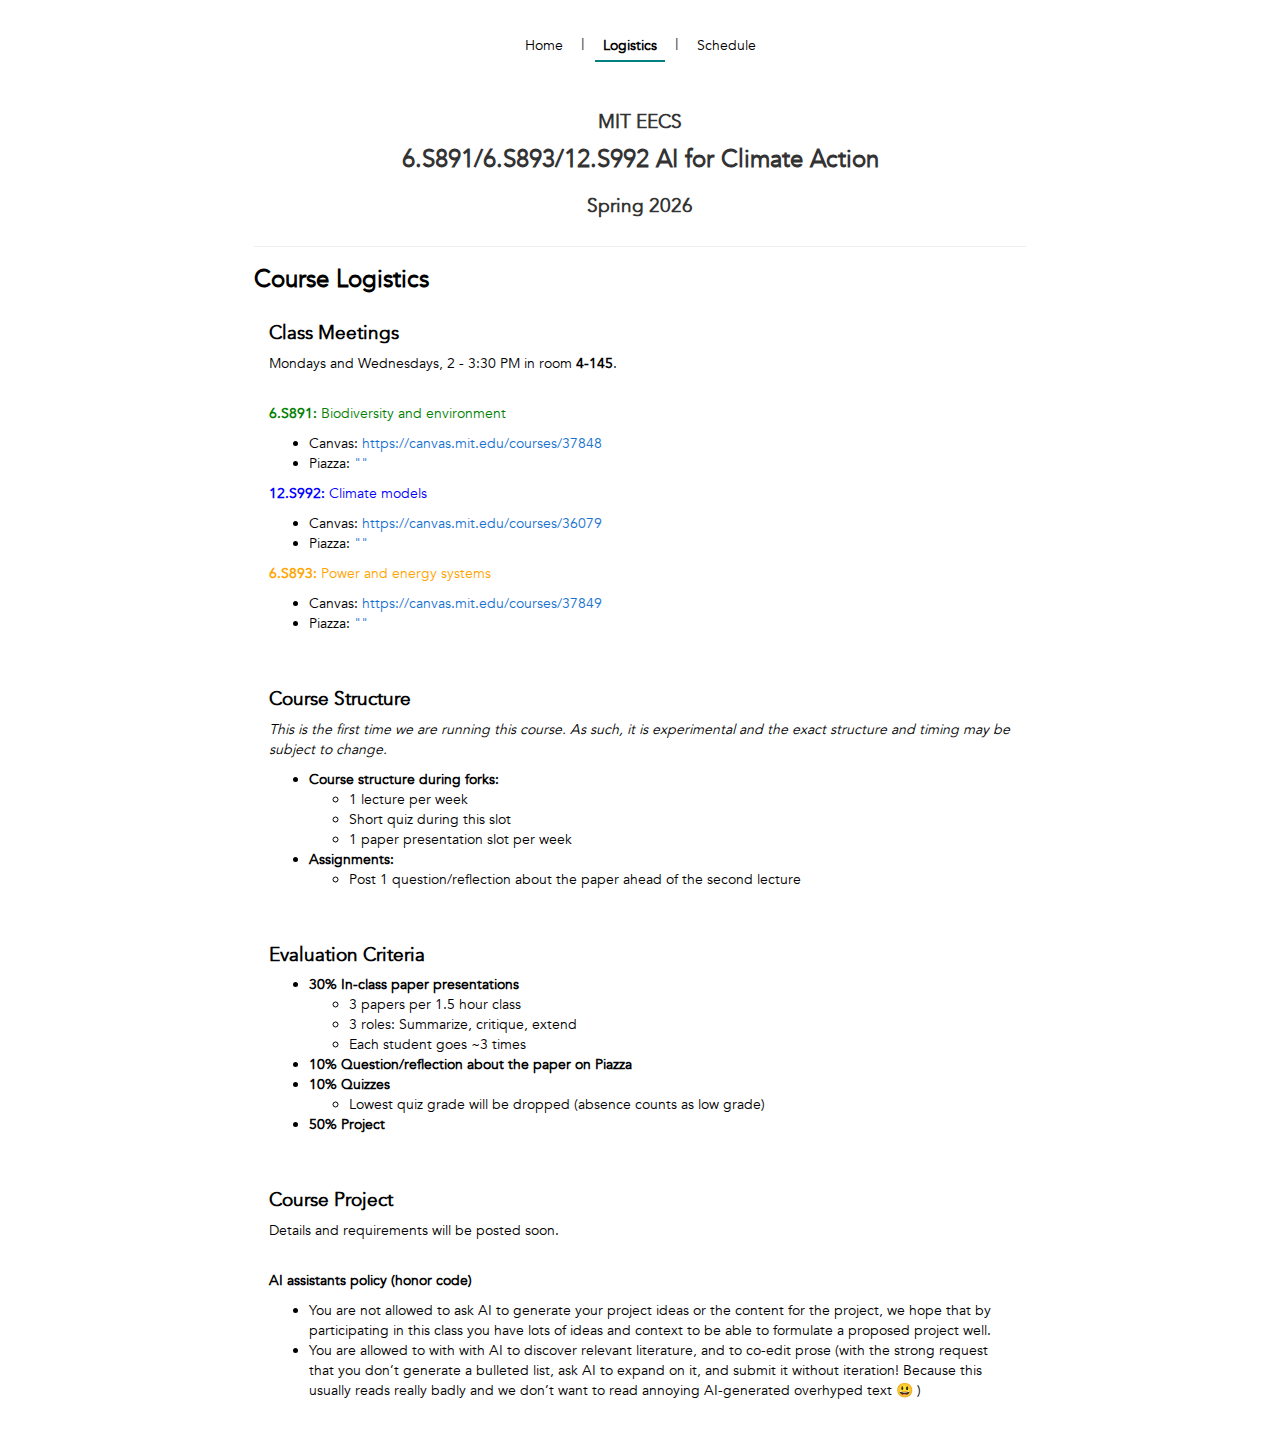
<file: logistics.html>
<html xmlns="http://www.w3.org/1999/xhtml">
<head>
	<meta http-equiv="Content-Type" content="text/html; charset=utf-8" />
	<title>6.S891/6.S893/12.S992 AI for Climate Action, Spring 2026</title>
	<link rel="stylesheet" href="https://maxcdn.bootstrapcdn.com/bootstrap/3.2.0/css/bootstrap.min.css">
	<link href="css/style.css" rel="stylesheet" type="text/css" /> 
</head>


<body>
	<div class="menubar">
		<a href="index.html">Home</a>
		|
		<a href="logistics.html" class="active">Logistics</a>
		|
		<a href="schedule.html">Schedule</a>
	</div>
	<div class="container">
		<table border="0" align="center">
			<tr>
				<td width="623" align="center" valign="middle">
					<h3>MIT EECS</h3> <span class="title">6.S891/6.S893/12.S992 AI for Climate Action</span></td>
			</tr>
			<tr>
				<td colspan="3" align="center">
					<h3>Spring 2026</h3></td>
			</tr>
		</table>
	<hr/>
    <h2>Course Logistics</h2>
    <div class="col-md-12">
		<h3>Class Meetings</h3>
		<p> Mondays and Wednesdays, 2 - 3:30 PM in room <b>4-145</b>. </p>
		<br>
        <p><span style="color:green"><b>6.S891:</b> Biodiversity and environment </span>
            <ul>
                <li>Canvas: <a href="https://canvas.mit.edu/courses/37848"> https://canvas.mit.edu/courses/37848</a></li>
                <li>Piazza: <a href=""> ""</a></li>
            </ul>
        </p>
        <p><span style="color:blue"><b>12.S992:</b> Climate models </span>
            <ul>
                <li>Canvas: <a href="https://canvas.mit.edu/courses/36079"> https://canvas.mit.edu/courses/36079</a></li>
                <li>Piazza: <a href=""> ""</a></li>
            </ul>
        </p>
        <p><span style="color:orange"><b>6.S893:</b> Power and energy systems </span>
            <ul>
                <li>Canvas: <a href="https://canvas.mit.edu/courses/37849"> https://canvas.mit.edu/courses/37849</a></li>
                <li>Piazza: <a href=""> ""</a></li>
            </ul>
        </p>	
    </div>

	<div class="col-md-12">
		<h3>Course Structure</h3>

		<p>
			<i>This is the first time we are running this course. As such, it is experimental and the exact structure and timing may be subject to change.</i>
		</p>

		<ul>
			<li>
				<b>Course structure during forks:</b>
				<ul>
					<li>1 lecture per week</li>
					<li>Short quiz during this slot</li>
					<li>1 paper presentation slot per week</li>
				</ul>
			</li>
			<li>
				<b>Assignments:</b>
				<ul>
					<li>Post 1 question/reflection about the paper ahead of the second lecture</li>
				</ul>
			</li>
		</ul>
	</div>

	<div class="col-md-12">
		<h3>Evaluation Criteria</h3>
		<ul>
			<li><b>30% In-class paper presentations</b>
				<ul>
					<li>3 papers per 1.5 hour class</li>
					<li>3 roles: Summarize, critique, extend</li>
					<li>Each student goes ~3 times</li>
				</ul>
			</li>
			<li><b>10% Question/reflection about the paper on Piazza</b></li>
			<li><b>10% Quizzes</b>
				<ul>
					<li>Lowest quiz grade will be dropped (absence counts as low grade)</li>
				</ul>
			</li>
			<li><b>50% Project</b>
			</li>
		</ul>
	</div>

    <!-- 
	<h3 id="final-proj">Final project assignment details</h3>
		
	<p>The final project in this course will be to propose a new CV-based research project for an ecological application. 
		We are very open to broad interpretations of both of these. You can work in groups of up to 3. 
		We would like to see proposals that are clearly motivated from the ecological side, as well as clearly grounded in the existing 
		AI literature. We take the stance that novelty can take many forms, and are excited to see your proposed versions of 
		<a href="https://arxiv.org/abs/2403.17381">“Application-driven innovation”</a>.
	</p>
		
	<p>Proposals should be 6-8 pages long and include the following sections:</p>
		
	<ol>
		<li><b>Introduction:</b></li>
		<ul>
			<li>Motivates the problem that your research project aims to solve</li>
			<li>Include at least one “hero” figure that captures the project goals at a high level</li>
		</ul>
		<li><b>Related work</b></li>
		<ul>
			<li>Clearly outlines the past work that relates to the proposed research and characterizes gaps that the method will hopefully fill</li>
		</ul>
		<li><b>Datasets</b></li>
		<ul>
			<li>Clearly define the data that you will work with for this project. If working from existing public datasets, justify why they are reasonably representative for the task or propose extensions/adaptations of those datasets. You can also propose the collection of new data here. However if you will be proposing relabeling of additional data or collection of new data we would like to see an estimate of the cost associated.</li>
		</ul>
		<li><b>Method and Experiment Design</b></li>
		<ul>
			<li>Describe your research project methodology and design at least one figure that captures the method</li>
			<li>Describe if and how you will build on prior work</li>
			<li>Propose how you will test your method, and what ablations you plan to do, as well as possibly including mockup figures of the trends you expect to see.  Be concrete.</li>

		</ul>
		<li><b>Broader Impacts</b></li>
		<ul>
			<li>Finish by describing the potential impact the proposal could have on your application area, and describe what additional steps would need to be taken to translate the research to a user community
			</li>
		</ul>
	</ol>
	<p>Proposals are due end of day May 9th on GradeScope.</p>
		 -->

    <div class="col-md-12">
        <h3 id="final-proj">Course Project</h3>
        <p>Details and requirements will be posted soon.</p>
        

        <br/><p><b>AI assistants policy (honor code)</b>
        <ul>
            <li>You are not allowed to ask AI to generate your project ideas or the content for the project, we hope that by participating in this class you have lots of ideas and context to be able to formulate a proposed project well.</li>
            <li>You are allowed to with with AI to discover relevant literature, and to co-edit prose (with the strong request that you don’t generate a bulleted list, ask AI to expand on it, and submit it without iteration! Because this usually reads really badly and we don’t want to read annoying AI-generated overhyped text 😃 )</li>
        </ul>
        </p>
    </div>


</div>
</body>
</html>
</file>
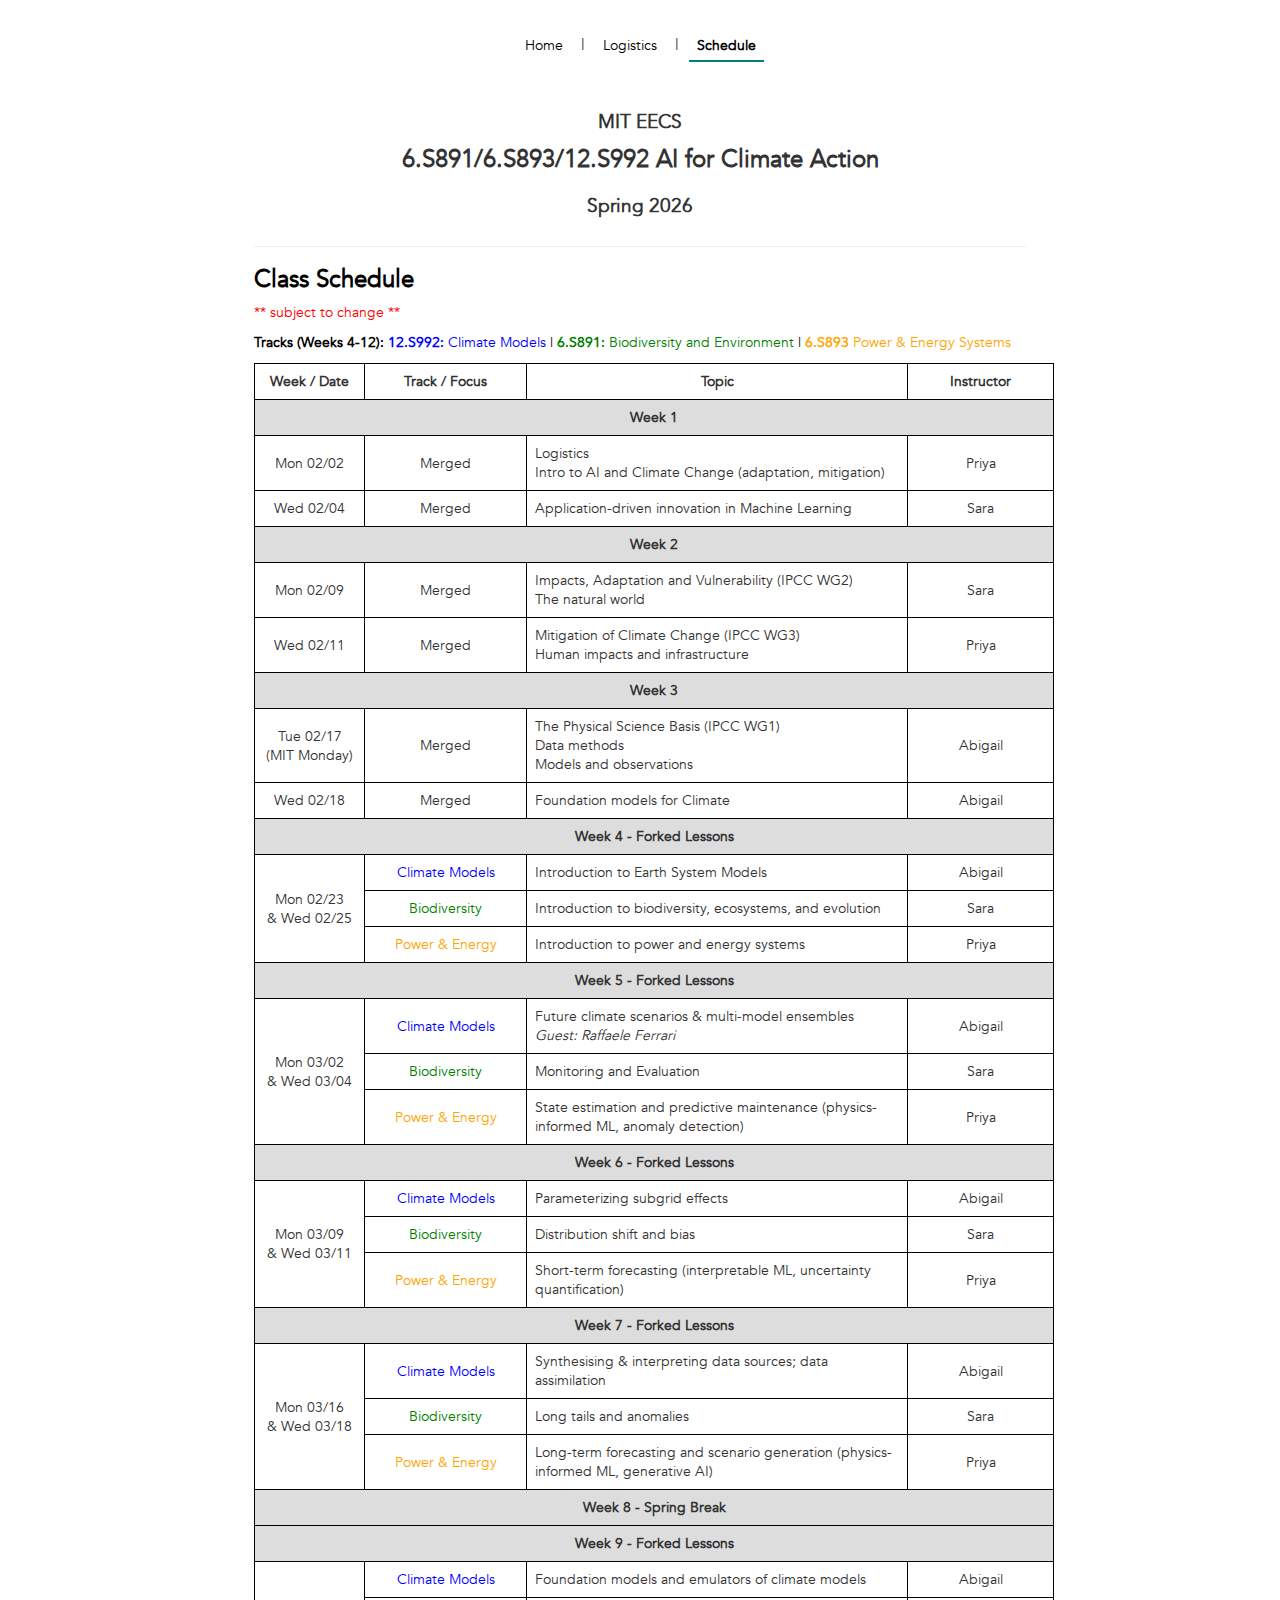
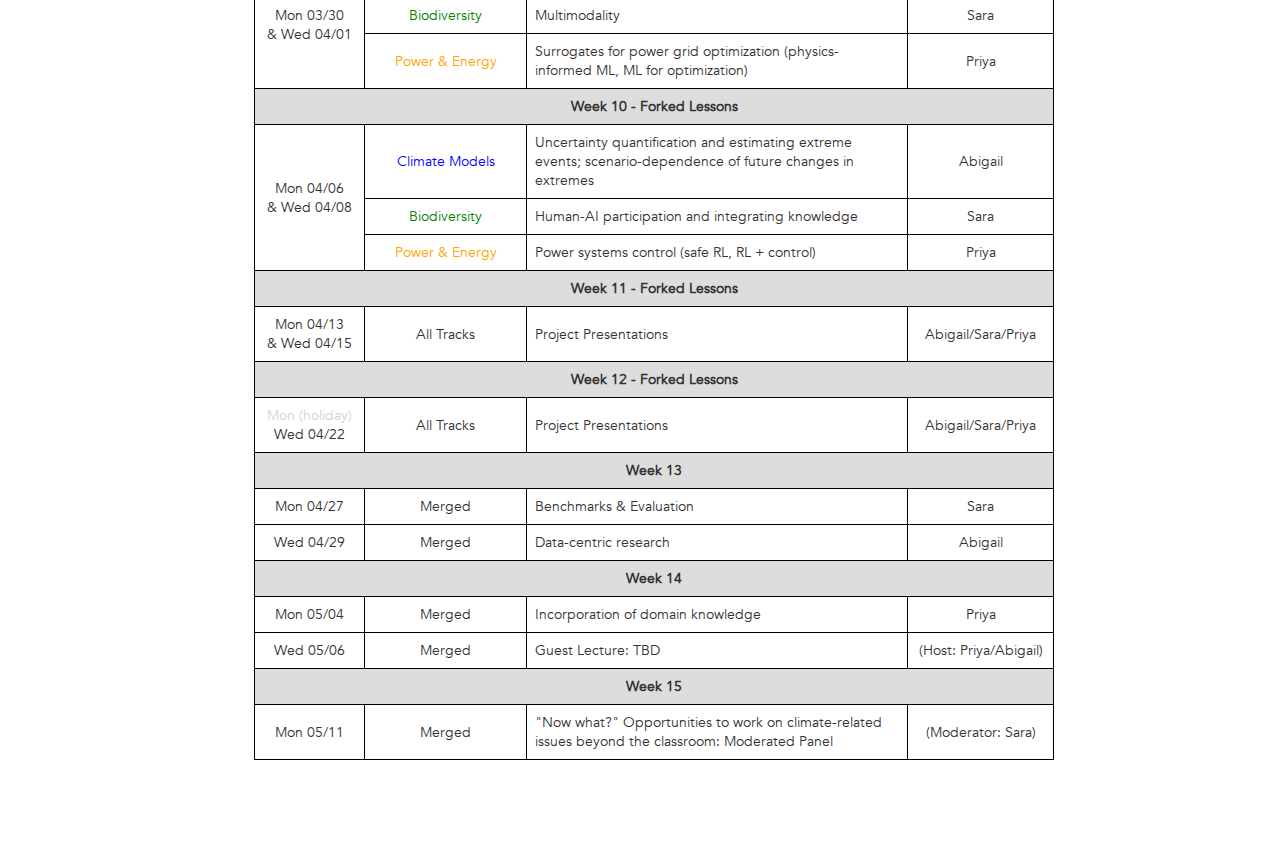
<file: schedule.html>
<html xmlns="http://www.w3.org/1999/xhtml">
<head>
	<meta http-equiv="Content-Type" content="text/html; charset=utf-8" />
	<title>6.S891/6.S893/12.S992 AI for Climate Action, Spring 2026</title>
	<link rel="stylesheet" href="https://maxcdn.bootstrapcdn.com/bootstrap/3.2.0/css/bootstrap.min.css">
	<link href="css/style.css" rel="stylesheet" type="text/css" /> 
</head>


<body>
	<div class="menubar">
		<a href="index.html">Home</a>
		|
		<a href="logistics.html" >Logistics</a>
		|
		<a href="schedule.html" class="active">Schedule</a>
	</div>
	<div class="container">
		<table border="0" align="center">
			<tr>
				<td width="623" align="center" valign="middle">
					<h3>MIT EECS</h3> <span class="title">6.S891/6.S893/12.S992 AI for Climate Action</span></td>
			</tr>
			<tr>
				<td colspan="3" align="center">
					<h3>Spring 2026</h3></td>
			</tr>
		</table>
		
		<hr/>
		
	<h2 id="schedule">Class Schedule</h2>
	<p style="color:red;"> ** subject to change ** </p>

	<p><strong>Tracks (Weeks 4-12):</strong> <span style="color:blue"><b>12.S992:</b> Climate Models</span> | <span style="color:green"><b>6.S891:</b> Biodiversity and Environment</span> | <span style="color:orange"><b>6.S893</b> Power & Energy Systems</span></p>

	<table class="schedule" align="center" border="1" width="800">
	<tbody>
		<tr>
			<td align="center" width="120"><strong>Week / Date</strong></td>
			<td align="center" width="180"><strong>Track / Focus</strong></td>
			<td align="center" width="450"><strong>Topic</strong></td>
			<td align="center" width="150"><strong>Instructor</strong></td>
		</tr>

		<tr>
			<td colspan="4" class="schedule_week" align="center" height="28" valign="middle" bgcolor="#f0f0f0">
				<strong>Week 1</strong>
			</td>
		</tr>
		<tr>
			<td align="center">Mon 02/02</td>
			<td align="center">Merged</td>
			<td align="left">Logistics <br> Intro to AI and Climate Change (adaptation, mitigation)</td>
			<td align="center">Priya</td>
		</tr>
		<tr>
			<td align="center">Wed 02/04</td>
			<td align="center">Merged</td>
			<td align="left">Application-driven innovation in Machine Learning</td>
			<td align="center">Sara</td>
		</tr>

		<tr>
			<td colspan="4" class="schedule_week" align="center" height="28" valign="middle" bgcolor="#f0f0f0">
				<strong>Week 2</strong>
			</td>
		</tr>
		<tr>
			<td align="center">Mon 02/09</td>
			<td align="center">Merged</td>
			<td align="left">Impacts, Adaptation and Vulnerability (IPCC WG2) <br> The natural world</td>
			<td align="center">Sara</td>
		</tr>
		<tr>
			<td align="center">Wed 02/11</td>
			<td align="center">Merged</td>
			<td align="left">Mitigation of Climate Change (IPCC WG3) <br> Human impacts and infrastructure</td>
			<td align="center">Priya</td>
		</tr>
		<tr>
			<td colspan="4" class="schedule_week" align="center" height="28" valign="middle" bgcolor="#f0f0f0">
				<strong>Week 3</strong>
			</td>
		</tr>
		<tr>
			<td align="center">Tue 02/17 <br> (MIT Monday)</td>
			<td align="center">Merged</td>
			<td align="left">The Physical Science Basis (IPCC WG1) <br> Data methods <br> Models and observations</td>
			<td align="center">Abigail</td>
		</tr>
		<tr>
			<td align="center">Wed 02/18</td>
			<td align="center">Merged</td>
			<td align="left">Foundation models for Climate</td>
			<td align="center">Abigail</td>
		</tr>

		<!-- <tr>
			<td colspan="4" class="schedule_week" align="center" height="28" valign="middle" bgcolor="#f0f0f0">
				<strong>Week 4 - Forked Lessons </strong>
			</td>
		</tr>
		<tr>
			<td align="center">Mon 02/23</td>
			<td align="center">Merged</td>
			<td align="left">Mitigation of Climate Change (IPCC WG3); data methods</td>
			<td align="center">Priya</td>
		</tr>
		<tr>
			<td align="center">Wed 02/25</td>
			<td align="center">Merged</td>
			<td align="left">Mitigation of Climate Change (IPCC WG3); data methods</td>
			<td align="center">Priya</td>
		</tr> -->

		<tr>
			<td colspan="4" class="schedule_week" align="center" height="28" valign="middle" bgcolor="#e6f7ff">
				<strong>Week 4 - Forked Lessons</strong>
			</td>
		</tr>
		<tr>
			<td rowspan="3" align="center" valign="middle">Mon 02/23 <br> & Wed 02/25</td>
			<td align="center" style="color:blue">Climate Models</td>
			<td align="left">Introduction to Earth System Models</td>
			<td align="center">Abigail</td>
		</tr>
		<tr>
			<td align="center" style="color:green">Biodiversity</td>
			<td align="left">Introduction to biodiversity, ecosystems, and evolution</td>
			<td align="center">Sara</td>
		</tr>
		<tr>
			<td align="center" style="color:orange">Power & Energy</td>
			<td align="left">Introduction to power and energy systems</td>
			<td align="center">Priya</td>
		</tr>

		<tr>
			<td colspan="4" class="schedule_week" align="center" height="28" valign="middle" bgcolor="#e6f7ff">
				<strong>Week 5 - Forked Lessons</strong>
			</td>
		</tr>
		<tr>
			<td rowspan="3" align="center" valign="middle">Mon 03/02 <br> & Wed 03/04</td>
			<td align="center" style="color:blue">Climate Models</td>
			<td align="left">Future climate scenarios & multi-model ensembles <br><em>Guest: Raffaele Ferrari</em></td>
			<td align="center">Abigail</td>
		</tr>
		<tr>
			<td align="center" style="color:green">Biodiversity</td>
			<td align="left">Monitoring and Evaluation</td>
			<td align="center">Sara</td>
		</tr>
		<tr>
			<td align="center" style="color:orange">Power & Energy</td>
			<td align="left">State estimation and predictive maintenance (physics-informed ML, anomaly detection)</td>
			<td align="center">Priya</td>
		</tr>

		<tr>
			<td colspan="4" class="schedule_week" align="center" height="28" valign="middle" bgcolor="#e6f7ff">
				<strong>Week 6 - Forked Lessons</strong>
			</td>
		</tr>
		<tr>
			<td rowspan="3" align="center" valign="middle">Mon 03/09 <br>& Wed 03/11</td>
			<td align="center" style="color:blue">Climate Models</td>
			<td align="left">Parameterizing subgrid effects</td>
			<td align="center">Abigail</td>
		</tr>
		<tr>
			<td align="center" style="color:green">Biodiversity</td>
			<td align="left">Distribution shift and bias</td>
			<td align="center">Sara</td>
		</tr>
		<tr>
			<td align="center" style="color:orange">Power & Energy</td>
			<td align="left">Short-term forecasting (interpretable ML, uncertainty quantification)</td>
			<td align="center">Priya</td>
		</tr>

				<tr>
			<td colspan="4" class="schedule_week" align="center" height="28" valign="middle" bgcolor="#e6f7ff">
				<strong>Week 7 - Forked Lessons</strong>
			</td>
		</tr>
		<tr>
			<td rowspan="3" align="center" valign="middle">Mon 03/16 <br>& Wed 03/18</td>
			<td align="center" style="color:blue">Climate Models</td>
			<td align="left">Synthesising & interpreting data sources; data assimilation</td>
			<td align="center">Abigail</td>
		</tr>
		<tr>
			<td align="center" style="color:green">Biodiversity</td>
			<td align="left">Long tails and anomalies</td>
			<td align="center">Sara</td>
		</tr>
		<tr>
			<td align="center" style="color:orange">Power & Energy</td>
			<td align="left">Long-term forecasting and scenario generation (physics-informed ML, generative AI)</td>
			<td align="center">Priya</td>
		</tr>

		<tr>
			<td colspan="4" class="schedule_week" align="center" height="28" valign="middle" bgcolor="#e6f7ff">
				<strong>Week 8 - Spring Break </strong>
			</td>
		</tr>


		<tr>
			<td colspan="4" class="schedule_week" align="center" height="28" valign="middle" bgcolor="#e6f7ff">
				<strong>Week 9 - Forked Lessons</strong>
			</td>
		</tr>
		<tr>
			<td rowspan="3" align="center" valign="middle">Mon 03/30 <br>& Wed 04/01</td>
			<td align="center" style="color:blue">Climate Models</td>
			<td align="left">Foundation models and emulators of climate models</td>
			<td align="center">Abigail</td>
		</tr>
		<tr>
			<td align="center" style="color:green">Biodiversity</td>
			<td align="left">Multimodality</td>
			<td align="center">Sara</td>
		</tr>
		<tr>
			<td align="center" style="color:orange">Power & Energy</td>
			<td align="left">Surrogates for power grid optimization (physics- informed ML, ML for optimization)</td>
			<td align="center">Priya</td>
		</tr>

		<tr>
			<td colspan="4" class="schedule_week" align="center" height="28" valign="middle" bgcolor="#e6f7ff">
				<strong>Week 10 - Forked Lessons</strong>
			</td>
		</tr>
		<tr>
			<td rowspan="3" align="center" valign="middle">Mon 04/06 <br>& Wed 04/08</td>
			<td align="center" style="color:blue">Climate Models</td>
			<td align="left">Uncertainty quantification and estimating extreme events; scenario-dependence of future changes in extremes</td>
			<td align="center">Abigail</td>
		</tr>
		<tr>
			<td align="center" style="color:green">Biodiversity</td>
			<td align="left">Human-AI participation and integrating knowledge</td>
			<td align="center">Sara</td>
		</tr>
		<tr>
			<td align="center" style="color:orange">Power & Energy</td>
			<td align="left">Power systems control (safe RL, RL + control)</td>
			<td align="center">Priya</td>
		</tr>

		<tr>
			<td colspan="4" class="schedule_week" align="center" height="28" valign="middle" bgcolor="#f0f0f0">
				<strong>Week 11 - Forked Lessons</strong>
			</td>
		</tr>
		<tr>
			<td align="center">Mon 04/13 <br> & Wed 04/15</td>
			<td align="center">All Tracks</td>
			<td align="left">Project Presentations</td>
			<td align="center">Abigail/Sara/Priya</td>
		</tr>

		<tr>
			<td colspan="4" class="schedule_week" align="center" height="28" valign="middle" bgcolor="#f0f0f0">
				<strong>Week 12 - Forked Lessons</strong>
			</td>
		</tr>
		<tr>
			<td align="center"><span style="color:lightgray">Mon (holiday)</span> <br> Wed 04/22</td>
			<td align="center">All Tracks</td>
			<td align="left">Project Presentations</td>
			<td align="center">Abigail/Sara/Priya</td>
		</tr>

		<tr>
			<td colspan="4" class="schedule_week" align="center" height="28" valign="middle" bgcolor="#f0f0f0">
				<strong>Week 13</strong>
			</td>
		</tr>
		<tr>
			<td align="center">Mon 04/27</td>
			<td align="center">Merged</td>
			<td align="left">Benchmarks & Evaluation</td>
			<td align="center">Sara</td>
		</tr>
		<tr>
			<td align="center">Wed 04/29</td>
			<td align="center">Merged</td>
			<td align="left">Data-centric research</td>
			<td align="center">Abigail</td>
		</tr>

		<tr>
			<td colspan="4" class="schedule_week" align="center" height="28" valign="middle" bgcolor="#f0f0f0">
				<strong>Week 14</strong>
			</td>
		</tr>
		<tr>
			<td align="center">Mon 05/04</td>
			<td align="center">Merged</td>
			<td align="left">Incorporation of domain knowledge</td>
			<td align="center">Priya</td>
		</tr>
		<tr>
			<td align="center">Wed 05/06</td>
			<td align="center">Merged</td>
			<td align="left">Guest Lecture: TBD</td>
			<td align="center">(Host: Priya/Abigail)</td>
		</tr>

		<tr>
			<td colspan="4" class="schedule_week" align="center" height="28" valign="middle" bgcolor="#f0f0f0">
				<strong>Week 15</strong>
			</td>
		</tr>
		<tr>
			<td align="center">Mon 05/11</td>
			<td align="center">Merged</td>
			<td align="left">"Now what?" Opportunities to work on climate-related issues beyond the classroom: Moderated Panel</td>
			<td align="center">(Moderator: Sara)</td>
		</tr>

	</tbody>
	</table>

    <br><br><br><br>
</div>
</body>
</html>
</file>
<file: css/style.css>
/* latin-ext */
@font-face {
    font-family: 'Avenir';
    src: url("./fonts/Avenir_Book.ttf"); /* File to be stored at your site */
    }
   
   @font-face {
     font-family: 'Lato';
     font-style: italic;
     font-weight: 400;
     src: local('Lato Italic'), local('Lato-Italic'), url(https://fonts.gstatic.com/s/lato/v15/S6u8w4BMUTPHjxsAUi-qNiXg7eU0.woff2) format('woff2');
     unicode-range: U+0100-024F, U+0259, U+1E00-1EFF, U+2020, U+20A0-20AB, U+20AD-20CF, U+2113, U+2C60-2C7F, U+A720-A7FF;
   }
   /* latin */
   @font-face {
     font-family: 'Lato';
     font-style: italic;
     font-weight: 400;
     src: local('Lato Italic'), local('Lato-Italic'), url(https://fonts.gstatic.com/s/lato/v15/S6u8w4BMUTPHjxsAXC-qNiXg7Q.woff2) format('woff2');
     unicode-range: U+0000-00FF, U+0131, U+0152-0153, U+02BB-02BC, U+02C6, U+02DA, U+02DC, U+2000-206F, U+2074, U+20AC, U+2122, U+2191, U+2193, U+2212, U+2215, U+FEFF, U+FFFD;
   }
   /* latin-ext */
   @font-face {
     font-family: 'Lato';
     font-style: italic;
     font-weight: 700;
     src: local('Lato Bold Italic'), local('Lato-BoldItalic'), url(https://fonts.gstatic.com/s/lato/v15/S6u_w4BMUTPHjxsI5wq_FQftx9897sxZ.woff2) format('woff2');
     unicode-range: U+0100-024F, U+0259, U+1E00-1EFF, U+2020, U+20A0-20AB, U+20AD-20CF, U+2113, U+2C60-2C7F, U+A720-A7FF;
   }
   /* latin */
   @font-face {
     font-family: 'Lato';
     font-style: italic;
     font-weight: 700;
     src: local('Lato Bold Italic'), local('Lato-BoldItalic'), url(https://fonts.gstatic.com/s/lato/v15/S6u_w4BMUTPHjxsI5wq_Gwftx9897g.woff2) format('woff2');
     unicode-range: U+0000-00FF, U+0131, U+0152-0153, U+02BB-02BC, U+02C6, U+02DA, U+02DC, U+2000-206F, U+2074, U+20AC, U+2122, U+2191, U+2193, U+2212, U+2215, U+FEFF, U+FFFD;
   }
   /* latin-ext */
   @font-face {
     font-family: 'Lato';
     font-style: normal;
     font-weight: 400;
     src: local('Lato Regular'), local('Lato-Regular'), url(https://fonts.gstatic.com/s/lato/v15/S6uyw4BMUTPHjxAwXiWtFCfQ7A.woff2) format('woff2');
     unicode-range: U+0100-024F, U+0259, U+1E00-1EFF, U+2020, U+20A0-20AB, U+20AD-20CF, U+2113, U+2C60-2C7F, U+A720-A7FF;
   }
   /* latin */
   @font-face {
     font-family: 'Lato';
     font-style: normal;
     font-weight: 400;
     src: local('Lato Regular'), local('Lato-Regular'), url(https://fonts.gstatic.com/s/lato/v15/S6uyw4BMUTPHjx4wXiWtFCc.woff2) format('woff2');
     unicode-range: U+0000-00FF, U+0131, U+0152-0153, U+02BB-02BC, U+02C6, U+02DA, U+02DC, U+2000-206F, U+2074, U+20AC, U+2122, U+2191, U+2193, U+2212, U+2215, U+FEFF, U+FFFD;
   }
   /* latin-ext */
   @font-face {
     font-family: 'Lato';
     font-style: normal;
     font-weight: 700;
     src: local('Lato Bold'), local('Lato-Bold'), url(https://fonts.gstatic.com/s/lato/v15/S6u9w4BMUTPHh6UVSwaPGQ3q5d0N7w.woff2) format('woff2');
     unicode-range: U+0100-024F, U+0259, U+1E00-1EFF, U+2020, U+20A0-20AB, U+20AD-20CF, U+2113, U+2C60-2C7F, U+A720-A7FF;
   }
   /* latin */
   @font-face {
     font-family: 'Lato';
     font-style: normal;
     font-weight: 700;
     src: local('Lato Bold'), local('Lato-Bold'), url(https://fonts.gstatic.com/s/lato/v15/S6u9w4BMUTPHh6UVSwiPGQ3q5d0.woff2) format('woff2');
     unicode-range: U+0000-00FF, U+0131, U+0152-0153, U+02BB-02BC, U+02C6, U+02DA, U+02DC, U+2000-206F, U+2074, U+20AC, U+2122, U+2191, U+2193, U+2212, U+2215, U+FEFF, U+FFFD;
   }
   
   a {
     color: #1772d0;
     text-decoration: none;
   }
   
   a:focus,
   a:hover {
     color: #f09228;
     text-decoration: none;
   }
   
   body,
   td,
   th,
   tr,
   p,
   a {
     font-family: 'Avenir', 'Lato', Verdana, Helvetica, sans-serif;
     font-size: 14px
   }
   
   strong {
     font-family: 'Avenir', 'Lato', Verdana, Helvetica, sans-serif;
     font-size: 14px;
   }
   
   heading {
     font-family: 'Avenir', 'Lato', Verdana, Helvetica, sans-serif;
     font-size: 22px;
   }
   
   papertitle {
     font-family: 'Avenir', 'Lato', Verdana, Helvetica, sans-serif;
     font-size: 14px;
     font-weight: 700
   }
   
   name {
     font-family: 'Avenir', 'Lato', Verdana, Helvetica, sans-serif;
     font-size: 32px;
   }
   
   .one {
     width: 160px;
     height: 160px;
     position: relative;
   }
   
   .two {
     width: 160px;
     height: 160px;
     position: absolute;
     transition: opacity .2s ease-in-out;
     -moz-transition: opacity .2s ease-in-out;
     -webkit-transition: opacity .2s ease-in-out;
   }
   
   .fade {
     transition: opacity .2s ease-in-out;
     -moz-transition: opacity .2s ease-in-out;
     -webkit-transition: opacity .2s ease-in-out;
   }
   
   
   span.highlight {
     background-color: #ffffd0;
   }
   
   
   
   
   /* CSS Document */
   
   /* body {
       background: rgb(215,217,214);
       color: #000;
       font-family: 'Roboto', sans-serif;
       font-weight: 300;
       font-size:16px;
   } */
   
   /* Headings */
   
   h1 {
         font-size:30pt;
   }
   
   h2 {
       font-size:18pt;
     font-weight: 600;
   }
   
   h3 {
         font-size:14pt;
       font-weight: 600;
   }
   
   
   /* Hyperlinks */
   
   img.teaser {
       border: 1px solid #333;
   }
   
   
   a:active {
     color: red;
     text-decoration: underline;
   }
   
   a:hover {
     text-decoration: underline;
   }
   
   
   /* Main page container */
   
   .container {
       width: 800;
       min-height: 1000px;
       margin: 0 auto; /* top and bottom, right and left */
       border: 0px solid #000;
       text-align: left;
       padding: 1em 1em 1em 1em; /* top, right, bottom, left */
       color: #000;
       background: #fff;
   }
   
   /* Title and menu */
   
   .title{
       font-size: 18pt;
       font-weight:bold;
       margin: 1px;
   }
   
    .menubar {
      white-space: nowrap;
      margin-top: 2em;
      margin-bottom: 1em;
      margin-left: 0em;
      text-align: center;
      font-size: 16px;
    }

    .menubar a {
      padding: 4px 8px;
      margin: 0 6px;
      display: inline-block;
      text-decoration: none;
      color: #000000;
    }

    .menubar a:hover {
      color: teal;
    }

    .menubar a.active {
      border-bottom: 2px solid teal;
      font-weight: bold;
    }


   
   
   /* Announcements */
   
   .announce_date {
       font-size: .875em;
       font-style: italic;
   }
   .announce {
       font-size: inherit;
   }
   .schedule_week {
       font-weight: bold;
       background-color: #DDD;
   }
   
   
   /* Schedule */
   
   table.schedule {
       border-width: 1px;
       border-spacing: 2px;
       border-style: none;
       border-color: #000;
       border-collapse: collapse;
       background-color: white;
   }
   .schedule td {
       padding: 8px;
   }
   .schedule td ul.readings {
       margin: 0;
       padding-left: 18px;
       list-style-type: disc;
   }
   .schedule td ul.readings li {
       margin-bottom: 6px;
       line-height: 1.5;
   }
   .schedule td ul.readings li:last-child {
       margin-bottom: 0;
   }
   
   
   /* Notes */
   
   table.notes {
       border: none;
       border-collapse: collapse;
   }
   
   .notes td {
       border-bottom: 1px solid;
       padding-bottom: 5px;
       padding-top: 5px;
   }
   
   
   /* Problem sets */
   
   table.psets {
   /*	border: none;*/
       border-collapse: collapse;
   }
   
   .psets td {
       border-bottom: 1px solid;
       padding-bottom: 5px;
       padding-top: 5px;
   }
   
   
   .acknowledgement
   {
       font-size: .875em;
   }
   
   .code {
       font-family: "Courier New", Courier, monospace
   }
   
   /* Use this if no stretching
     .instructorphoto {
     width: 100px;
     height: 100px;
     position: relative;
     overflow: hidden;
     border-radius: 50%;
     margin-bottom: 10px;
   }
   
   img {
     display: inline;
     margin: 0 auto;
     height: 150%;
     width: auto;
   } */
   
   
   .instructorphoto img {
     height: 100px;
     width: 100px;
     border-radius: 130px;
     margin-bottom: 10px;
   }
   .instructor {
     display: inline-block;
     width: 320;
     text-align: center;
     margin-right: 30px;
       margin-bottom: 10px;
   }
   
   
   .col-md-12 {
     margin-bottom: 25px;
   }
   
   
   div.person {
     padding: 0;
     float: left; }
     div.person .person-info, div.person .person-thumbnail, div.person .person-text {
       float: left; }
     div.person .person-thumbnail {
       width: 8em; }
       div.person .person-thumbnail .person-avatar {
         overflow: hidden;
         border-radius: 50%;
         height: 5em;
         width: 5em;
         margin: 1em 2em 1em 0; }
       div.person .person-thumbnail .person-image {
         height: 100%;
         width: 100%;
         display: inline-block; }
     div.person .person-name {
       font-size: 1.2em;
       font-family: 'Avenir';
       color: #888;
       font-weight: 300;
       margin-bottom: 0.25em; }
       div.person .person-name span {
         color: #000; }
       div.person .person-name a {
         border-bottom: 1px dotted #000;
         color: #000;
         font-weight: inherit; }
       div.person .person-name a:hover {
         border-bottom: 1px solid #000;
         text-decoration: none; }
     div.person .person-text {
       width: calc(100% - 9em); }
       div.person .person-text p {
         color: #888;
         font-size: 1.1em;
         margin: 0.1em 0; }
         div.person .person-text p span {
           color: #000; }
</file>
